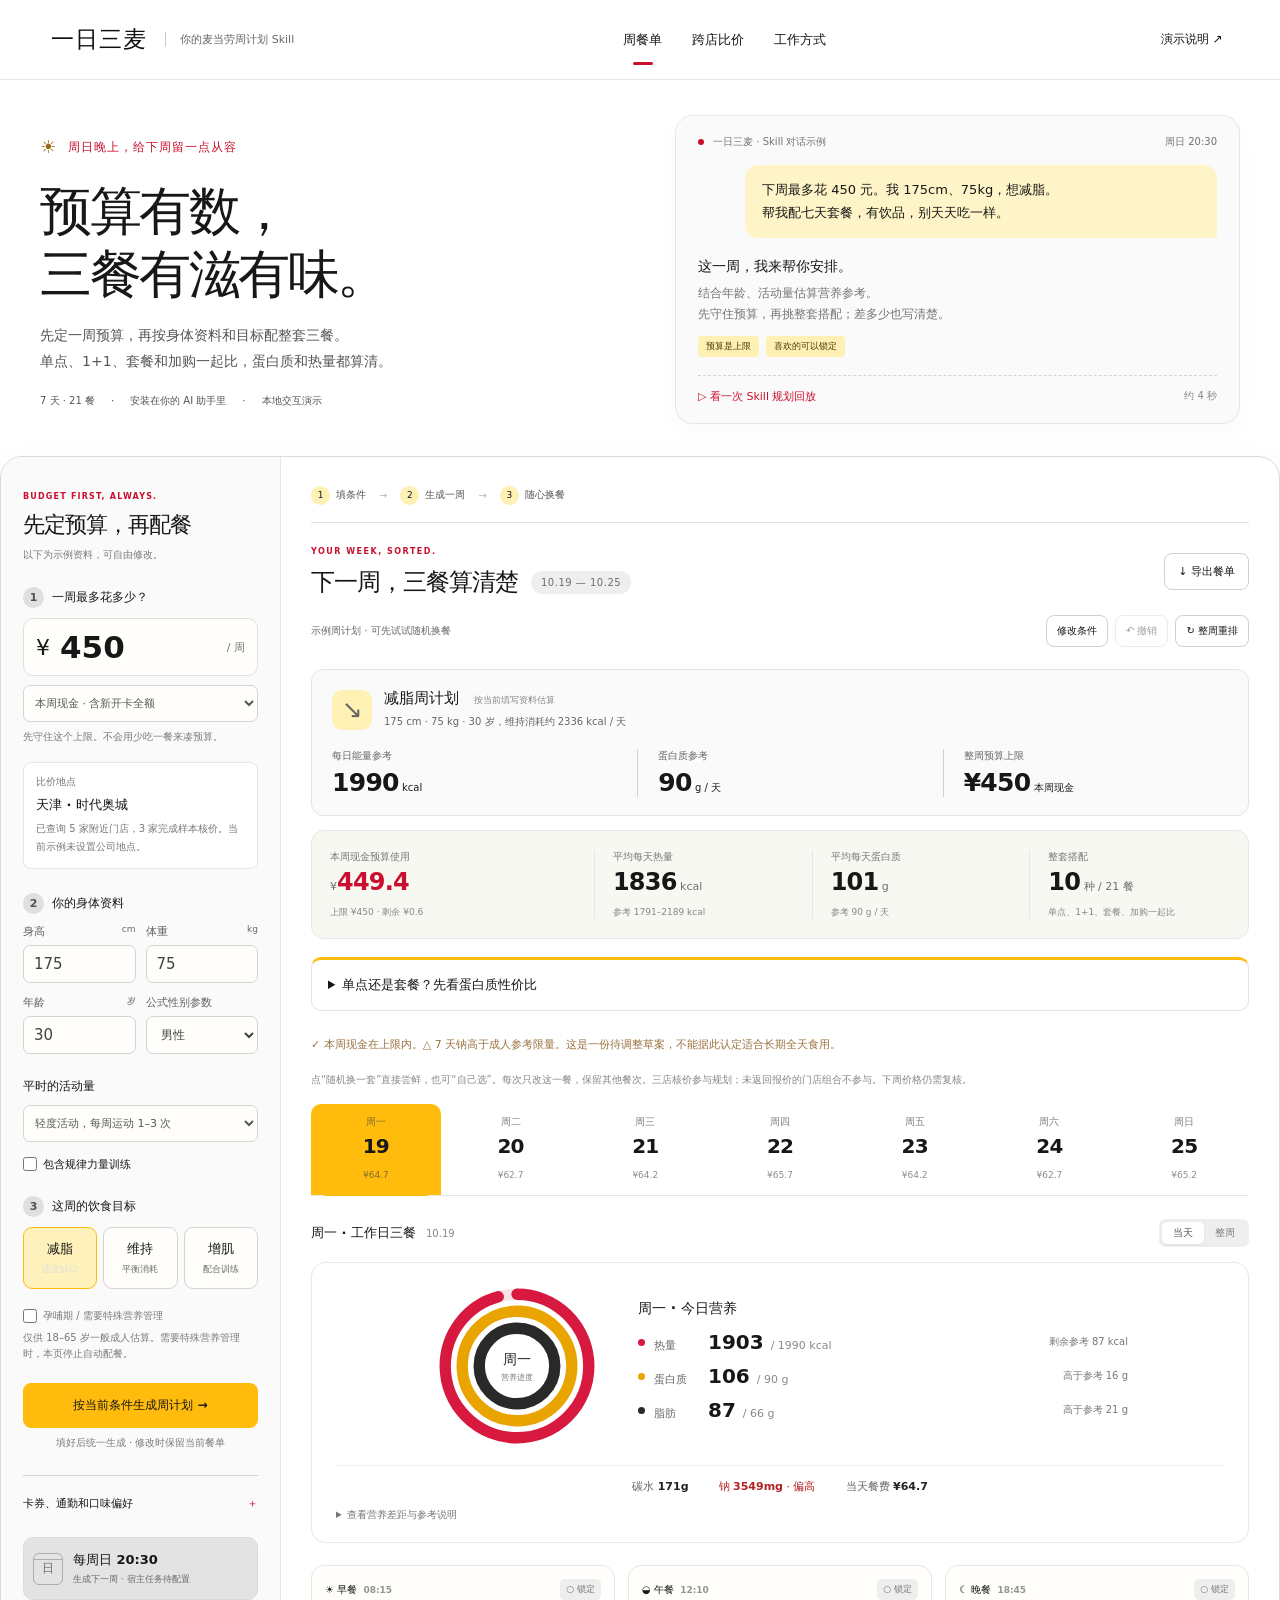
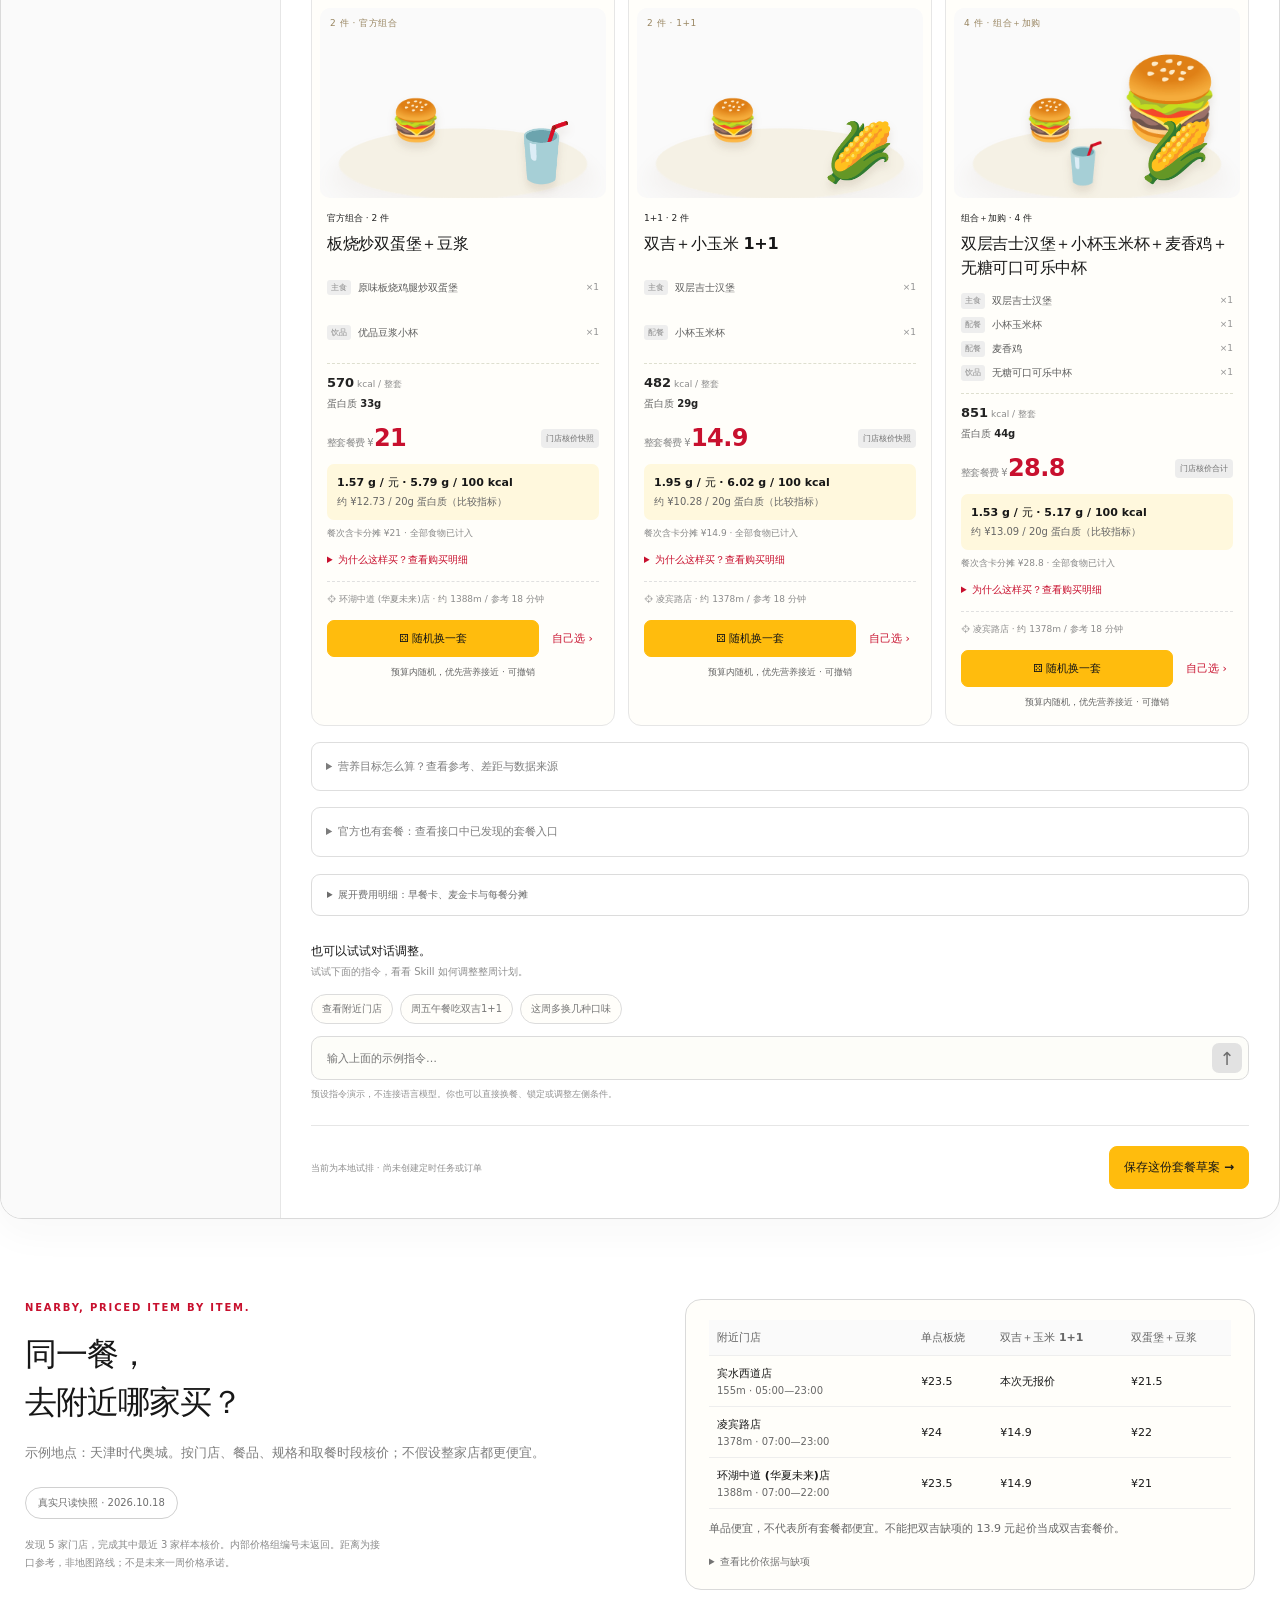
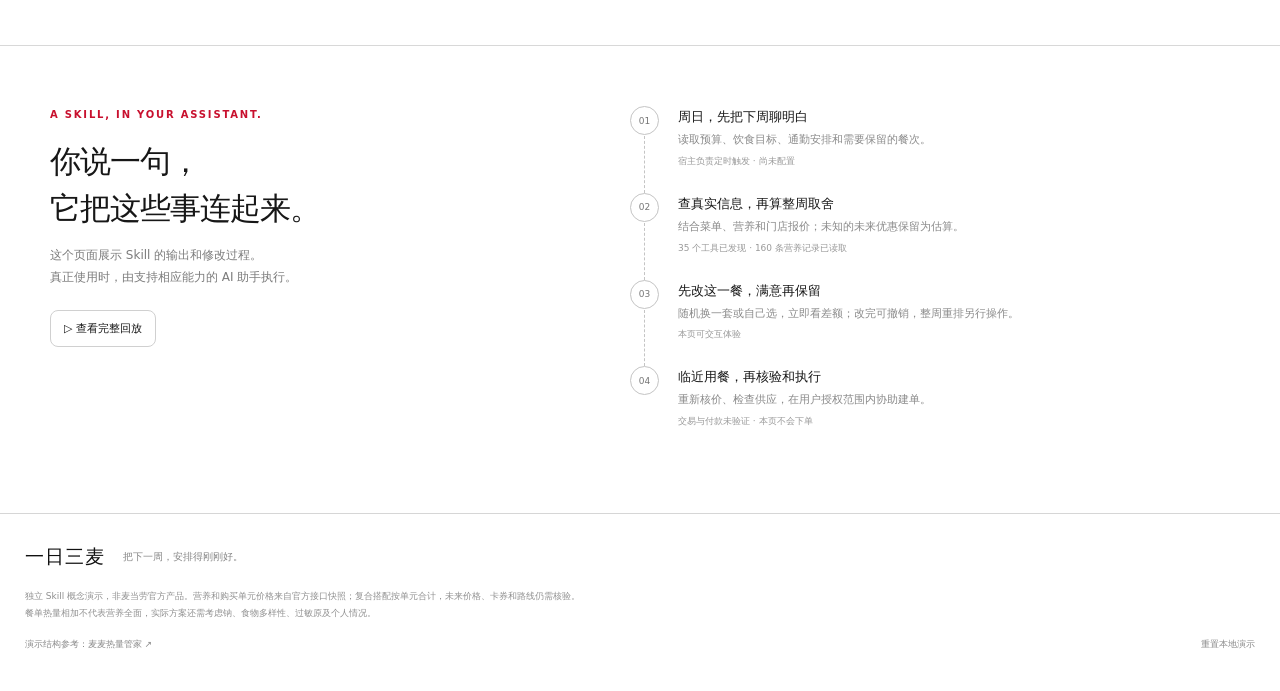
<file: index.html>
<!doctype html>
<html lang="zh-CN">
<head>
  <meta charset="UTF-8"><meta name="viewport" content="width=device-width, initial-scale=1">
  <meta name="theme-color" content="#ffffff"><meta name="description" content="一日三麦 Skill 交互演示：周日排好一周，预算、通勤和口味一起考虑。">
  <title>一日三麦 · 预算内，吃一周好套餐</title>
  <link rel="icon" href="data:,">
  <link rel="stylesheet" href="styles.css"><script defer src="data.js"></script><script defer src="nutrition.js"></script><script defer src="planner.js"></script><script defer src="app.js"></script>
</head>
<body>
  <header class="topbar"><a class="brand" href="#"><b>一日三麦</b><span class="brand-caption">你的麦当劳周计划 Skill</span></a><nav aria-label="页面导航"><a href="#planner" class="current">周餐单</a><a href="#proof">跨店比价</a><a href="#workflow">工作方式</a></nav><button class="quiet" id="about">演示说明 ↗</button></header>
  <main>
    <section class="hero">
      <div><p class="eyebrow"><span class="sun">☀</span> 周日晚上，给下周留一点从容</p><h1>预算有数，<br><span>三餐有滋有味。</span></h1><p class="hero-copy">先定一周预算，再按身体资料和目标配整套三餐。<br>单点、1+1、套餐和加购一起比，蛋白质和热量都算清。</p><div class="hero-labels"><span>7 天 · 21 餐</span><span>安装在你的 AI 助手里</span><span>本地交互演示</span></div></div>
      <div class="conversation"><div class="conversation-top"><span><i class="status-dot"></i> 一日三麦 · Skill 对话示例</span><span>周日 20:30</span></div><div class="user-bubble">下周最多花 450 元。我 175cm、75kg，想减脂。<br>帮我配七天套餐，有饮品，别天天吃一样。</div><div class="ai-reply"><div><b>这一周，我来帮你安排。</b><p>结合年龄、活动量估算营养参考。<br>先守住预算，再挑整套搭配；差多少也写清楚。</p><div class="reply-tags"><span>预算是上限</span><span>喜欢的可以锁定</span></div></div></div><button id="replay" class="replay">▷ 看一次 Skill 规划回放 <span>约 4 秒</span></button></div>
    </section>
    <section class="workbench" id="planner" aria-label="周餐单交互演示">
      <aside class="preferences" id="preferences">
        <div class="sidebar-heading"><span class="eyebrow">BUDGET FIRST, ALWAYS.</span><h2>先定预算，再配餐</h2><p class="field-note">以下为示例资料，可自由修改。</p></div>
        <label class="control-label" for="budget"><span class="step-dot">1</span>一周最多花多少？</label>
        <div class="budget-input"><span>¥</span><input id="budget" type="number" min="100" max="1500" step="0.01" value="450" inputmode="decimal"><span>/ 周</span></div>
        <label class="sr-only" for="budget-basis">预算口径</label><select id="budget-basis"><option value="cash">本周现金 · 含新开卡全额</option><option value="amortized">周折算成本 · 含卡费分摊</option></select><p class="field-note">先守住这个上限。不会用少吃一餐来凑预算。</p>
        <div class="location-context"><span>比价地点</span><b>天津 · 时代奥城</b><p>已查询 5 家附近门店，3 家完成样本核价。当前示例未设置公司地点。</p></div><div class="control-label"><span class="step-dot">2</span>你的身体资料</div>
        <div class="profile-grid"><label>身高 <small>cm</small><input id="height" type="number" min="130" max="220" step="1" value="175"></label><label>体重 <small>kg</small><input id="weight" type="number" min="35" max="200" step="0.1" value="75"></label><label>年龄 <small>岁</small><input id="age" type="number" min="18" max="65" step="1" value="30"></label><label>公式性别参数<select id="sex"><option value="male">男性</option><option value="female">女性</option></select></label></div>
        <label class="control-label" for="activity">平时的活动量</label><select id="activity"><option value="1.2">久坐为主，少运动</option><option value="1.375" selected>轻度活动，每周运动 1–3 次</option><option value="1.55">中度活动，每周运动 3–5 次</option><option value="1.725">较高活动，每周运动 6–7 次</option></select>
        <label class="checkline"><input id="training" type="checkbox"><span>包含规律力量训练</span></label>
        <div class="control-label"><span class="step-dot">3</span>这周的饮食目标</div>
        <div class="goal-grid" role="group" aria-label="饮食目标"><button data-objective="loss" class="active" aria-pressed="true"><b>减脂</b><small>适度缺口</small></button><button data-objective="maintain" aria-pressed="false"><b>维持</b><small>平衡消耗</small></button><button data-objective="gain" aria-pressed="false"><b>增肌</b><small>配合训练</small></button></div>
        <label class="checkline special"><input id="special" type="checkbox"><span>孕哺期 / 需要特殊营养管理</span></label><p class="field-note">仅供 18–65 岁一般成人估算。需要特殊营养管理时，本页停止自动配餐。</p>
        <p id="draft-error" class="draft-error" role="alert" hidden></p><button class="primary wide" id="regenerate">按这些条件生成周计划 →</button><p class="field-note centered">填好后统一生成 · 修改时保留当前餐单</p>
        <details class="advanced"><summary>卡券、通勤和口味偏好 <span>＋</span></summary>
        <div class="control-label">预算内，更看重什么？</div><div class="mode-grid" role="group" aria-label="规划偏好"><button data-mode="balanced" class="active" aria-pressed="true">都兼顾</button><button data-mode="saving" aria-pressed="false">留点余钱</button><button data-mode="speed" aria-pressed="false">少绕路</button><button data-mode="variety" aria-pressed="false">多换口味</button></div>
        <label class="control-label" for="detour">距示例地点的单程步行参考上限</label><select id="detour"><option value="5">5 分钟 · 最近门店</option><option value="10">10 分钟以内</option><option value="20" selected>20 分钟 · 比较三店</option><option value="30">30 分钟以内</option></select><p class="field-note">按接口距离 ÷ 80米/分钟粗估，非地图步行或通勤绕路时间。</p>
        <div class="divider"></div><div class="control-label">卡费预算 <span>权益尚未核验</span></div><div class="card-setting"><b>早餐卡 <small>当前不假定可叠加优惠</small></b><select id="card" aria-label="早餐卡状态"><option value="owned">已有卡 · 本周不再付款</option><option value="none">本周没有早餐卡</option><option value="new">假设本周新开卡</option></select><div class="card-inputs"><label>卡价 ¥<input id="card-price" type="number" min="0" max="300" step="0.1" value="30"></label><label>有效天数<input id="card-days" type="number" min="7" max="366" value="30"></label><label>本周用卡次数<input id="card-uses" type="number" min="0" max="7" value="7"></label></div><small>尚未核验持卡成交价，当前新候选不计卡省钱。</small></div>
        <div class="card-setting"><b>麦金卡 <small>当前不假定可叠加优惠</small></b><select id="gold" aria-label="麦金卡状态"><option value="none">本周没有麦金卡</option><option value="owned">已有卡 · 本周不再付款</option><option value="new">假设本周新开卡</option></select><div class="card-inputs"><label>卡价 ¥<input id="gold-price" type="number" min="0" max="300" step="0.1" value="19"></label><label>有效天数<input id="gold-days" type="number" min="7" max="366" value="30"></label><label>本周使用上限<input id="gold-uses" type="number" min="0" max="14" value="14"></label></div><small>不把购卡条件价当作普通售价，当前新候选不计卡省钱。</small></div>
        <label class="checkline"><input id="coupons" type="checkbox" checked><span>旧版示例券 · 不适用于新核价餐单</span></label><p class="field-note">卡价和有效期为用户输入假设。新候选使用未带卡核价，不虚减卡券折扣；卡费仍计入预算，未确认权益不推荐购卡。</p>
        <label class="checkline"><input id="home-wednesday" type="checkbox" disabled><span>公司地点尚未设置</span></label>
<div class="sample-location"><span>⌂</span><p>天津时代奥城 → 周边门店<br><small>地点真实查询，时间仅作距离换算</small></p></div>
        </details>
        <div class="schedule"><span class="schedule-icon">日</span><div><b>每周日 20:30</b><small>生成下一周 · 宿主任务待配置</small></div></div>
      </aside>
      <div class="plan-area"><div class="flow-steps" aria-label="使用步骤"><span><i>1</i> 填条件</span><b>→</b><span><i>2</i> 生成一周</span><b>→</b><span><i>3</i> 随心换餐</span></div>
        <div class="plan-heading"><div><p class="eyebrow">YOUR WEEK, SORTED.</p><h2><span id="plan-title">下一周，三餐算清楚</span><span class="week-badge">10.19 — 10.25</span></h2></div><button class="outlined" id="export">↓ 导出餐单</button></div>
        <div class="plan-toolbar"><span id="save-state" class="save-state">示例周计划</span><div><button class="outlined" id="edit-conditions">修改条件</button><button class="outlined" id="undo" disabled>↶ 撤销</button><button class="outlined" id="reroll-week">↻ 整周重排</button></div></div><div class="pending-banner" id="pending-banner" hidden><div><b>条件已修改，餐单还没更新</b><p id="pending-copy"></p></div><div><button class="primary" id="apply-settings">应用并重新生成</button><button class="quiet" id="discard-settings">放弃修改</button></div></div><div id="target-summary" class="target-summary"></div>
        <div class="metrics" id="metrics"></div>
        <details class="value-comparison"><summary>单点还是套餐？先看蛋白质性价比</summary><p class="value-source">同一份食物逐店比较：天津时代奥城周边 · 10月18日核价，早餐预约10月19日。每元蛋白质越高越划算；每100千卡蛋白质越高，蛋白质密度越高。它们都不代表一餐营养完整。</p><div class="value-controls"><label>门店 <select id="value-store"><option value="eligible">当前距离范围内最低价</option></select></label><label>范围 <select id="value-type"><option value="all">全部</option><option value="正餐">午晚餐</option><option value="早餐">早餐</option></select></label><label>比较方式 <select id="value-sort"><option value="unit">单点与基础组合</option><option value="value">蛋白质 / 元</option><option value="density">蛋白质 / 100千卡</option><option value="price">价格从低到高</option></select></label></div><div id="value-table" class="value-table-wrap"></div><p class="value-source">只比较已核价且能精确对应营养的候选。营养记录或完整门店报价缺失的套餐不参与排名。复合加购为核价单元相加，整单及未来售价待复核。</p></details><div class="plan-status" id="plan-status" role="status"></div>
        <div id="empty-state" class="empty-state" hidden></div>
        <p class="set-note">点“随机换一套”直接尝鲜，也可“自己选”。每次只改这一餐，保留其他餐次。三店核价参与规划；未返回报价的门店组合不参与。下周价格仍需复核。</p>
        <div id="change-feedback" class="change-feedback" role="status" hidden></div><div class="day-tabs" id="day-tabs" role="tablist" aria-label="选择日期"></div>
        <div class="day-heading"><h3 id="day-title"></h3><div class="view-switch" role="group" aria-label="餐单视图"><button id="daily-view" class="active" aria-pressed="true">当天</button><button id="week-view" aria-pressed="false">整周</button></div></div>
        <div id="day-summary" class="day-summary"></div>
        <div id="meal-cards" class="meal-grid" role="tabpanel"></div>
        <div id="week-grid" class="week-grid" hidden></div>
        <details class="methodology"><summary>营养目标怎么算？查看参考、差距与数据来源</summary><div id="method-content"></div></details>
        <details class="official-catalog"><summary>官方也有套餐：查看接口中已发现的套餐入口</summary><div id="official-sets"></div><p>以上名称、图片、商品编码来自真实门店菜单快照。1+1 和部分早餐、板烧套餐已逐项核验选项并核价，参与上方比较。带卡条件价、未对应营养的套餐仍不参与规划。</p></details>
        <details class="benefit-comparison"><summary>展开费用明细：早餐卡、麦金卡与每餐分摊</summary><div id="card-summary" class="card-summary"></div><div id="card-comparison"></div><p>同一餐单的持卡假设对比，保留各自卡费；实际组合和开卡决策需读取购买页与核价。本页不会购卡。</p><p>咖啡权益、积分兑换券、其他活动券：实际规则和余额未读取，暂不计省钱额。储值余额是付款来源，不当作折扣。</p></details>
        <div class="assistant-bar"><div><b>也可以试试对话调整。</b><p>试试下面的指令，看看 Skill 如何调整整周计划。</p></div></div><div class="prompt-chips"><button data-prompt="查看附近门店">查看附近门店</button><button data-prompt="周五午餐吃双吉1+1">周五午餐吃双吉1+1</button><button data-prompt="这周多换几种口味">这周多换几种口味</button></div><form id="prompt-form" class="prompt-form"><input id="prompt" aria-label="预设指令演示" placeholder="输入上面的示例指令…" autocomplete="off"><button aria-label="发送演示指令">↑</button></form><p id="prompt-response" class="prompt-response" aria-live="polite">预设指令演示，不连接语言模型。你也可以直接换餐、锁定或调整左侧条件。</p>
        <div class="plan-footer"><span>当前为本地试排 · 尚未创建定时任务或订单</span><button class="primary" id="save">保存这份套餐草案 →</button></div>
      </div>
    </section>
    <section class="evidence-section" id="proof"><div class="section-intro"><p class="eyebrow">NEARBY, PRICED ITEM BY ITEM.</p><h2>同一餐，<br>去附近哪家买？</h2><p>示例地点：天津时代奥城。按门店、餐品、规格和取餐时段核价；不假设整家店都更便宜。</p><span class="snapshot-badge">真实只读快照 · 2026.10.18</span><p class="small-note">发现 5 家门店，完成其中最近 3 家样本核价。内部价格组编号未返回。距离为接口参考，非地图路线；不是未来一周价格承诺。</p></div><div class="quote-panel"><div id="store-comparison"></div><details class="technical"><summary>查看比价依据与缺项</summary><p>query-nearby-stores → 各店 query-meals / query-meal-detail → calculate-price。价格单位为分。无报价不会按零元处理，也不会直接套用其他门店价格。</p><p>宾水西道店本次 1+1 选项未返回双吉、麦香鱼、麦香鸡；这只代表该次菜单结果，不能推断永久缺货。未来餐次需复核。公司地点、上下班时间和真实导航路线尚未录入。</p></details></div></section>
    <section class="workflow-section" id="workflow"><div><p class="eyebrow">A SKILL, IN YOUR ASSISTANT.</p><h2>你说一句，<br>它把这些事连起来。</h2><p>这个页面展示 Skill 的输出和修改过程。<br>真正使用时，由支持相应能力的 AI 助手执行。</p><button class="outlined" id="workflow-replay">▷ 查看完整回放</button></div><ol class="workflow"><li><span>01</span><div><b>周日，先把下周聊明白</b><p>读取预算、饮食目标、通勤安排和需要保留的餐次。</p><small>宿主负责定时触发 · 尚未配置</small></div></li><li><span>02</span><div><b>查真实信息，再算整周取舍</b><p>结合菜单、营养和门店报价；未知的未来优惠保留为估算。</p><small>35 个工具已发现 · 160 条营养记录已读取</small></div></li><li><span>03</span><div><b>先改这一餐，满意再保留</b><p>随机换一套或自己选，立即看差额；改完可撤销，整周重排另行操作。</p><small>本页可交互体验</small></div></li><li><span>04</span><div><b>临近用餐，再核验和执行</b><p>重新核价、检查供应，在用户授权范围内协助建单。</p><small>交易与付款未验证 · 本页不会下单</small></div></li></ol></section>
    <footer><div class="brand"><b>一日三麦</b><span>把下一周，安排得刚刚好。</span></div><p>独立 Skill 概念演示，非麦当劳官方产品。营养和购买单元价格来自官方接口快照；复合搭配按单元合计，未来价格、卡券和路线仍需核验。<br>餐单热量相加不代表营养全面，实际方案还需考虑钠、食物多样性、过敏原及个人情况。</p><div class="footer-links"><a href="https://github.com/WilderNoTrack/mcd-calorie-butler" target="_blank" rel="noreferrer">演示结构参考：麦麦热量管家 ↗</a><button id="reset" class="text-button">重置本地演示</button></div></footer>
  </main>
  <dialog id="swap-dialog" class="swap-dialog"><div class="dialog-top"><div><p class="eyebrow">A LITTLE CHANGE.</p><h2 id="swap-title">这一餐，换个口味</h2></div><button class="icon-button close-dialog" aria-label="关闭换餐">×</button></div><p class="dialog-copy">只替换这一餐，其他 20 餐保持不变。先看费用和营养变化，再应用；喜欢的套餐可另行锁定。</p><div class="swap-tools"><span id="swap-count"></span><label>排序 <select id="swap-sort"><option value="similar">营养接近</option><option value="price">更省钱</option><option value="protein">蛋白质更多</option><option value="value">蛋白质 / 元更高</option><option value="density">蛋白质 / 热量更高</option></select></label></div><div id="swap-options"></div><div id="swap-impact" class="swap-impact" aria-live="polite"></div><div class="dialog-actions"><button class="outlined close-dialog">先不换</button><button class="primary" id="apply-swap" disabled>就换这一份 →</button></div></dialog>
  <dialog id="info-dialog"><div class="dialog-top"><h2 id="info-title">演示说明</h2><button class="icon-button close-dialog" aria-label="关闭说明">×</button></div><div id="info-content"></div><button class="primary close-dialog wide">知道了</button></dialog>
  <dialog id="trace-dialog"><div class="dialog-top"><div><p class="eyebrow">SKILL REPLAY</p><h2>从一句话，到一周餐单</h2></div><button class="icon-button close-dialog" aria-label="关闭回放">×</button></div><p class="dialog-copy">已采集数据的演示回放，不会实时调用接口。</p><ol id="trace-steps" class="trace-steps"></ol><button class="primary close-dialog wide">查看周餐单 →</button></dialog>
  <div id="toast" class="toast" role="status"></div>
</body>
</html>
</file>
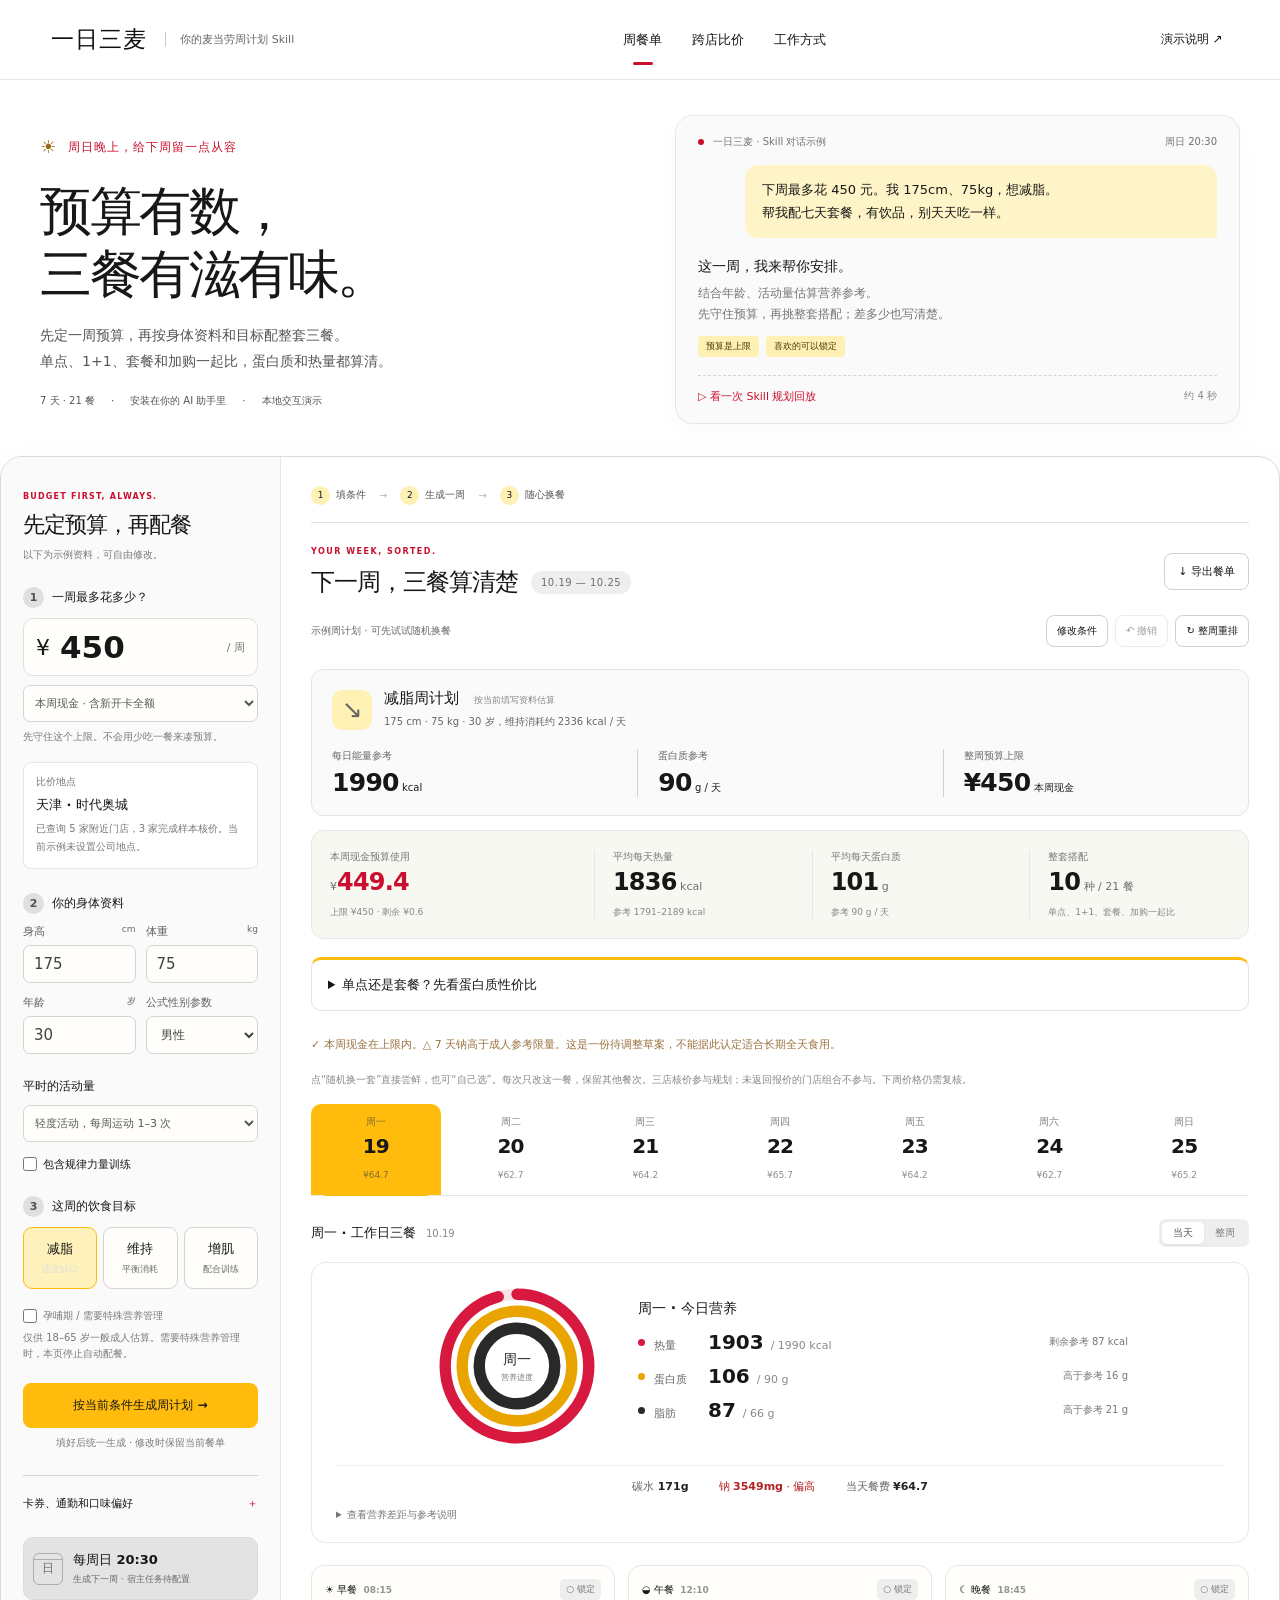
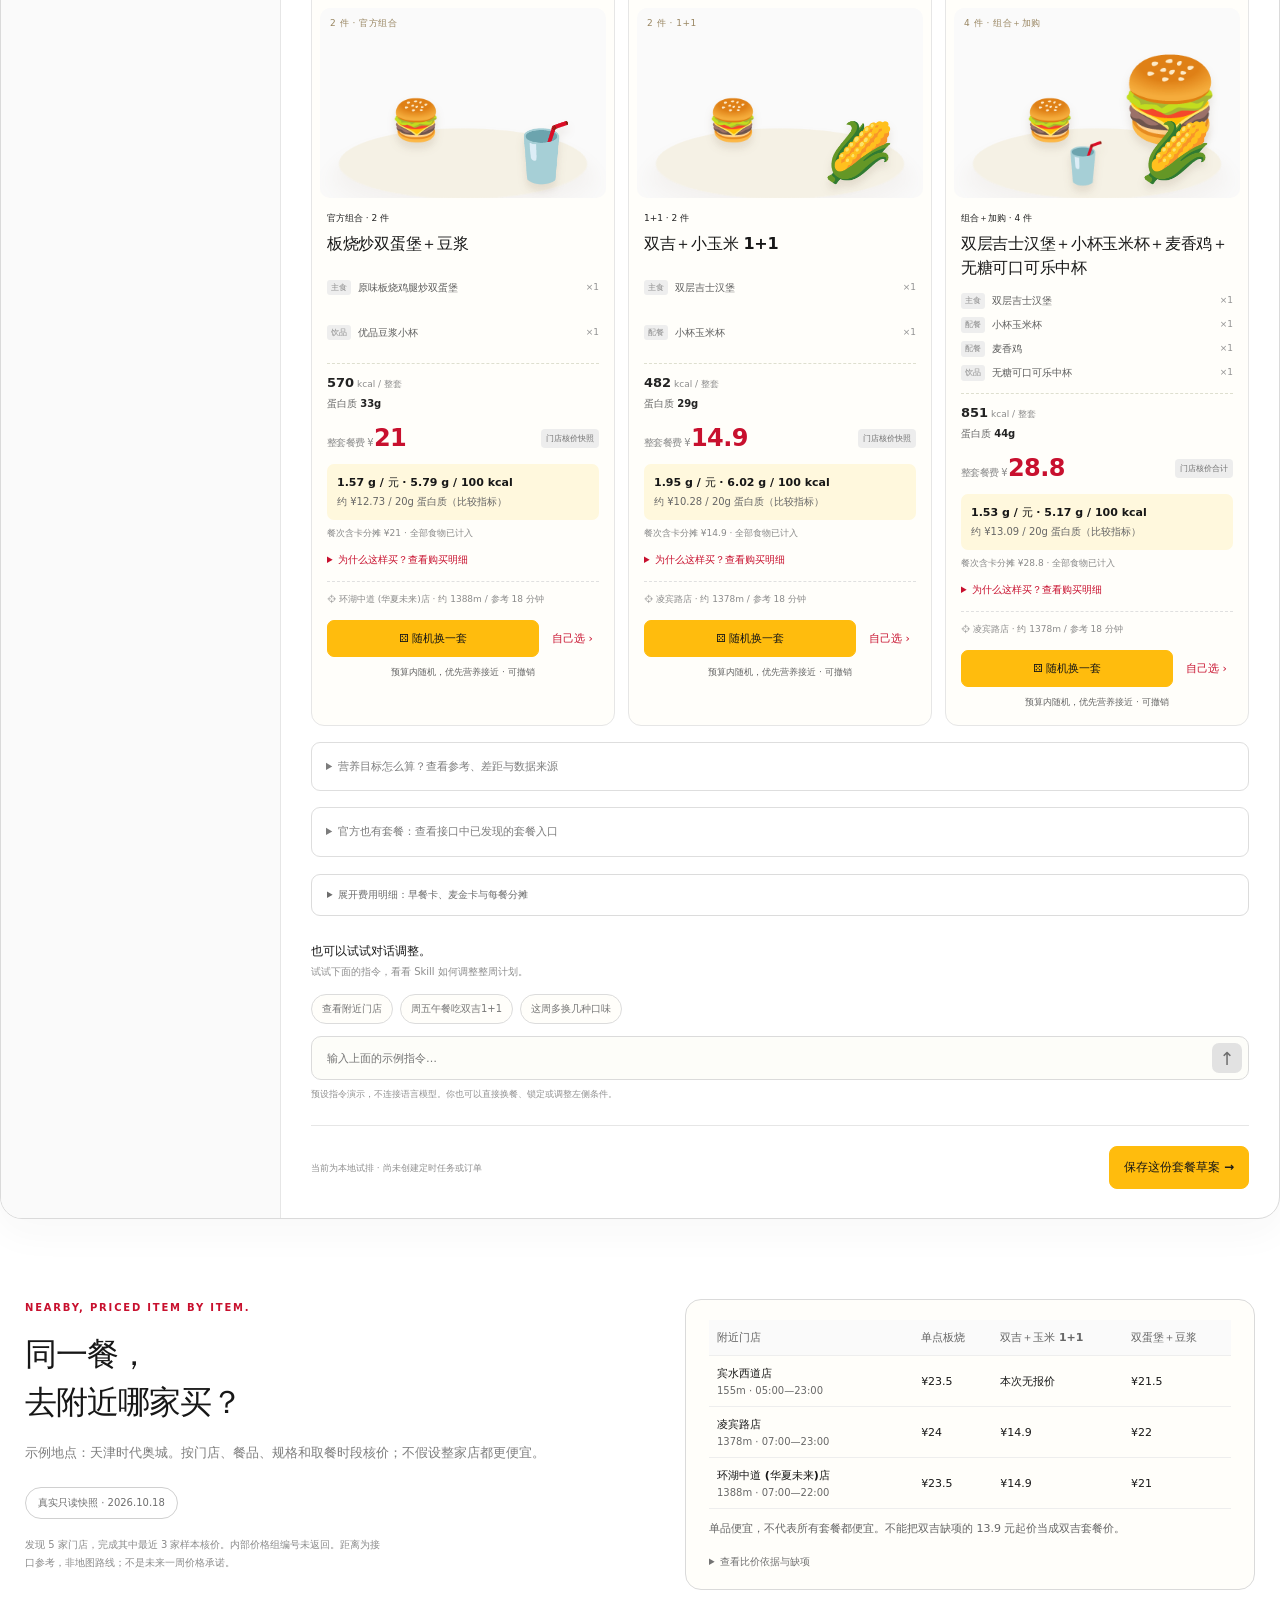
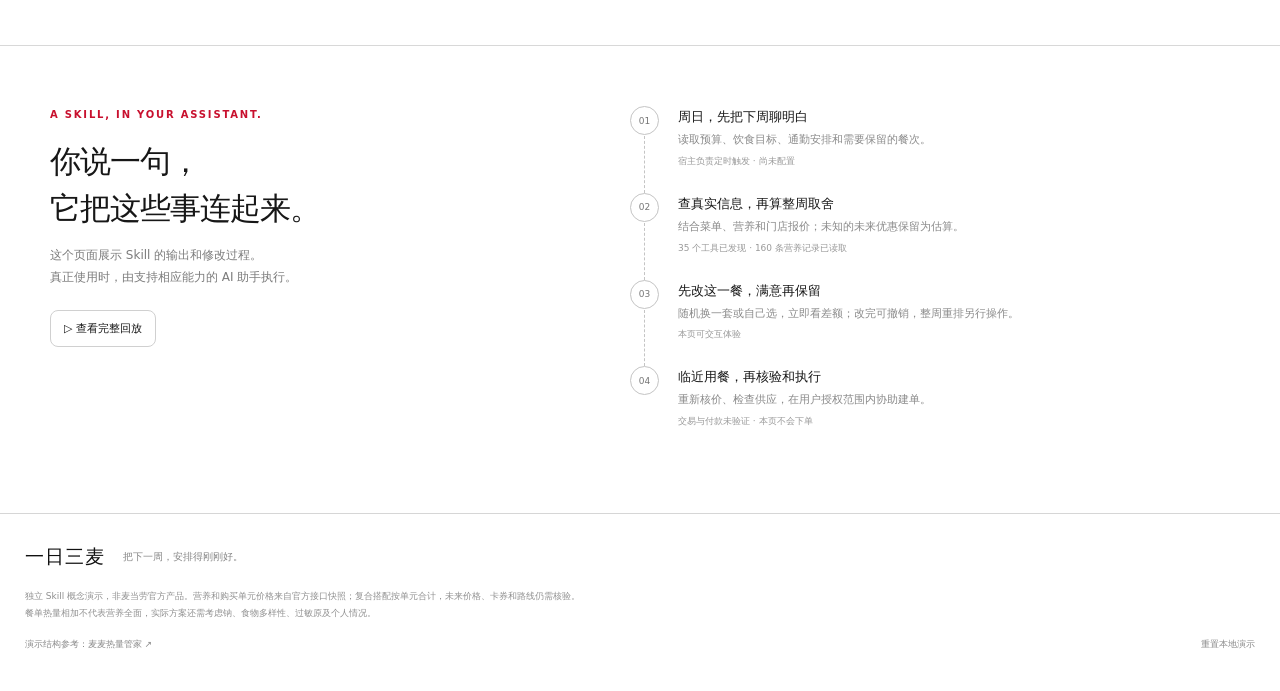
<file: 一日三麦-交互演示.html>
<!doctype html>
<html lang="zh-CN">
<head>
  <meta charset="UTF-8"><meta name="viewport" content="width=device-width, initial-scale=1">
  <meta name="theme-color" content="#ffffff"><meta name="description" content="一日三麦 Skill 交互演示：周日排好一周，预算、通勤和口味一起考虑。">
  <title>一日三麦 · 预算内，吃一周好套餐</title>
  <link rel="icon" href="data:,">
  <style>
@charset "UTF-8";
:root{--paper:#f4f1e9;--white:#fffefa;--ink:#282828;--muted:#74766c;--line:#e2e2d8;--yellow:#ffce43;--green:#525252;--red:#a54332;--soft:#ececec;--radius:18px;font-family:Inter,"PingFang SC","Microsoft YaHei",system-ui,sans-serif;color:var(--ink);background:var(--paper);font-synthesis:none}
*{box-sizing:border-box}html{scroll-behavior:smooth;scroll-padding-top:85px}body{margin:0}button,input,select{font:inherit}button,a,input,select{-webkit-tap-highlight-color:transparent}button{cursor:pointer;color:inherit}button:disabled{cursor:not-allowed;opacity:.5}a{color:inherit;text-decoration:none}button:focus-visible,a:focus-visible,input:focus-visible,select:focus-visible,summary:focus-visible{outline:3px solid #909090;outline-offset:3px}button{transition:background .18s,transform .18s}button:not(:disabled):active{transform:translateY(1px)}button:hover:not(:disabled){filter:brightness(.98)}[hidden]{display:none!important}p{line-height:1.8}h1,h2,h3,p{margin:0}h2{letter-spacing:-1px}small{font-size:11px;color:var(--muted)}.topbar{height:80px;padding:0 max(4vw,24px);display:flex;align-items:center;justify-content:space-between;border-bottom:1px solid var(--line);background:var(--paper);gap:24px}.brand{display:flex;align-items:center;gap:10px;white-space:nowrap}.brand b{font-size:22px;letter-spacing:-1px}.brand-mark{display:grid;gap:4px;width:34px;height:38px;background:var(--yellow);border-radius:9px;padding:10px 8px;transform:rotate(-4deg)}.brand-mark i{height:3px;border-radius:1px;background:var(--ink)}.brand-caption{font-size:11px;color:var(--muted);padding-left:14px;border-left:1px solid #c8c8c8;margin-left:6px}.topbar nav{display:flex;gap:30px;font-size:13px}.topbar nav a{position:relative;padding:30px 0}.topbar .current:after{content:"";height:3px;width:20px;position:absolute;bottom:14px;left:calc(50% - 10px);background:var(--red);border-radius:4px}.quiet{border:0;background:transparent;font-size:12px}.hero{max-width:1360px;margin:auto;padding:48px 40px 42px;display:grid;grid-template-columns:1fr 1fr;gap:70px;align-items:center}.eyebrow{font-size:10px;font-weight:650;letter-spacing:1.8px;color:var(--red)}.hero .eyebrow{font-size:12px;letter-spacing:1px}.sun{color:#9b6a12;font-size:18px;vertical-align:middle;margin-right:6px}h1{font-size:52px;line-height:1.23;letter-spacing:-2.5px;font-weight:750;margin:16px 0}h1>span{color:var(--red);position:relative}h1>span:after{content:"";position:absolute;bottom:0;left:0;width:100%;height:10px;background:var(--yellow);z-index:-1;transform:rotate(-1deg)}.hero-copy{font-size:14px;color:#666666;line-height:1.8}.hero-labels{display:flex;gap:16px;margin-top:20px;font-size:10px;color:#696969}.hero-labels span+span:before{content:"·";margin-right:16px}.conversation{border:1px solid #deded2;border-radius:var(--radius);background:#faf9f3;padding:19px 22px;box-shadow:0 12px 30px #33333310;position:relative;transform:rotate(.6deg)}.conversation-top{display:flex;justify-content:space-between;font-size:10px;color:#727272;margin-bottom:16px}.status-dot{display:inline-block;width:6px;height:6px;background:#676767;border-radius:50%;margin-right:6px}.user-bubble{background:#e9eadd;padding:13px 17px;border-radius:13px 13px 3px 13px;margin-left:47px;font-size:13px;line-height:1.8}.ai-reply{display:flex;gap:12px;margin-top:20px;font-size:12px}.mini-mark{display:inline-flex;align-items:center;justify-content:center;flex:0 0 29px;width:29px;height:29px;border-radius:9px;background:var(--yellow);color:#333333;font-weight:800;font-size:17px}.ai-reply b{font-size:14px}.ai-reply p{color:#747474;margin-top:7px;font-size:12px}.reply-tags{display:flex;gap:7px;margin-top:10px}.reply-tags span{font-size:9px;color:#585858;background:#e9e9e9;padding:4px 8px;border-radius:4px}.replay{display:flex;justify-content:space-between;width:100%;padding:13px 0 0;border:0;border-top:1px dashed #d4d4d4;margin-top:18px;background:transparent;font-size:11px;color:var(--red)}.replay span{color:#888888;font-size:10px}.workbench{max-width:1360px;margin:0 auto;background:var(--white);border:1px solid #dadada;border-radius:22px;display:grid;grid-template-columns:250px 1fr;overflow:hidden;box-shadow:0 12px 40px #3333330a}.preferences{background:#eeeeee;padding:29px 22px;border-right:1px solid var(--line)}.sidebar-heading h2{font-size:22px;margin-top:7px}.sidebar-heading .eyebrow{font-size:8px;letter-spacing:1.2px}.schedule{display:flex;gap:10px;align-items:center;background:#e3e3e3;border:1px solid #dadada;border-radius:10px;padding:13px 9px;margin:22px 0 25px}.schedule-icon{width:30px;height:32px;border:1px solid #aeaeae;border-radius:6px;display:grid;place-items:center;font-size:12px;color:#6e6e6e;position:relative}.schedule-icon:before{content:"";position:absolute;top:5px;left:0;width:100%;border-top:1px solid #aeaeae}.schedule b{display:block;font-size:13px}.schedule small{display:block;font-size:9px;margin-top:4px;white-space:nowrap}.control-label{display:flex;justify-content:space-between;align-items:center;gap:8px;font-size:11px;font-weight:600;margin-top:22px;margin-bottom:10px}.control-label strong{font-size:20px;font-weight:650}.control-label>span{font-size:9px;font-weight:400;color:#767676}.range-labels{display:flex;justify-content:space-between;color:#929292;font-size:9px;margin-top:4px}input[type=range]{width:100%;margin:0;accent-color:#606060;cursor:pointer;height:15px}.number-field{display:flex;align-items:center;background:#fffefa;border:1px solid #d4d4d4;border-radius:8px;padding:9px 12px}.number-field input{border:0;background:transparent;width:100%;font-size:17px;min-width:0;outline:0}.number-field>span{font-size:11px;color:#7c7c7c}.field-note{font-size:10px;color:#7a7a7a;margin-top:7px;line-height:1.65}.mode-grid{display:grid;grid-template-columns:1fr 1fr;gap:6px}.mode-grid button{padding:10px 4px;font-size:11px;border:1px solid #dadada;border-radius:7px;background:#f7f7f7}.mode-grid button.active{background:var(--red);color:white;border-color:var(--red)}select{border:1px solid #d4d4d4;border-radius:7px;background:#fffefa;padding:10px 7px;width:100%;font-size:11px;color:#585858;cursor:pointer}.divider{border-top:1px dashed #cecece;margin-top:25px}.checkline{font-size:11px;display:flex;align-items:center;gap:6px;margin-top:15px;cursor:pointer}.checkline input{accent-color:var(--red);width:14px;height:14px;margin:0}.primary{border:1px solid var(--red);border-radius:8px;background:var(--red);color:#fffefa;padding:13px 18px;font-size:12px;font-weight:550}.wide{width:100%}.preferences .primary{margin-top:26px}.centered{text-align:center}.sample-location{border-top:1px solid #d7d7d7;padding-top:20px;margin-top:25px;display:flex;gap:10px;align-items:center;color:#6e6e6e}.sample-location>span{font-size:30px;font-weight:300}.sample-location p{font-size:10px}.sample-location small{font-size:9px}.plan-area{padding:29px 30px}.plan-heading{display:flex;align-items:center;justify-content:space-between;gap:15px}.plan-heading .eyebrow{font-size:8px;letter-spacing:1.5px}.plan-heading h2{font-size:24px;margin-top:7px;display:flex;align-items:center;gap:13px}.week-badge{font-size:10px;font-weight:450;letter-spacing:.5px;background:#eeeeee;padding:6px 10px;border-radius:20px;color:#6d6d6d}.outlined{background:transparent;border:1px solid #d0d0d0;border-radius:8px;padding:10px 13px;font-size:11px}.metrics{display:grid;grid-template-columns:1.3fr 1fr 1fr 1fr;margin-top:24px;background:#f8f8f2;border:1px solid var(--line);border-radius:13px;padding:19px 0}.metric{padding:0 18px;border-right:1px solid var(--line)}.metric:last-child{border:0}.metric-label{font-size:10px;color:#767676;display:block}.metric-value{display:block;font-size:25px;letter-spacing:-.8px;line-height:1.5;font-weight:650;white-space:nowrap}.metric-value small{font-size:11px;font-weight:400;letter-spacing:0;color:#6d6d6d}.metric-foot{font-size:9px;color:#868686}.budget-metric .metric-value{color:var(--red)}.plan-status{font-size:10px;color:#767676;line-height:1.7;min-height:33px;display:flex;align-items:center;gap:6px;margin-top:6px}.plan-status.warning{color:var(--red)}.day-tabs{display:grid;grid-template-columns:repeat(7,1fr);border-bottom:1px solid var(--line);gap:5px;margin-top:6px}.day-tab{border:0;background:transparent;padding:11px 4px 13px;border-radius:10px 10px 0 0;position:relative}.day-tab .weekday{display:block;font-size:10px;color:#7e7e7e}.day-tab .date{display:block;font-size:20px;font-weight:550;line-height:1.7;letter-spacing:-.8px}.day-tab .daily-price{font-size:9px;color:#8c8c8c}.day-tab.active{background:#fff1be}.day-tab.active:after{content:"";position:absolute;bottom:-1px;left:10%;width:80%;height:3px;border-radius:3px;background:var(--yellow)}.day-tab.active .weekday,.day-tab.active .daily-price{color:#806c33}.day-heading{display:flex;align-items:center;justify-content:space-between;margin:23px 0 15px}.day-heading h3{font-size:13px;font-weight:550}.day-heading h3 span{font-size:10px;color:#868686;font-weight:400;margin-left:10px}.view-switch{display:flex;background:#eeeeee;padding:3px;border-radius:7px}.view-switch button{border:0;background:transparent;font-size:10px;padding:4px 11px;color:#7c7c7c;border-radius:5px}.view-switch .active{background:white;color:#545454;box-shadow:0 1px 3px #26262615}.meal-grid{display:grid;grid-template-columns:repeat(3,minmax(0,1fr));gap:13px}.meal-card{border:1px solid var(--line);border-radius:13px;overflow:hidden;background:#fffefa;position:relative}.meal-card.locked{border-color:#afafaf}.meal-card-top{display:flex;align-items:center;justify-content:space-between;padding:13px 13px 0;font-size:10px}.meal-card-top .meal-label{font-weight:600}.meal-card-top time{margin-left:6px;color:#949494;font-size:9px}.lock-button{border:0;background:#eeeeee;color:#777777;padding:4px 6px;border-radius:5px;font-size:9px;white-space:nowrap}.lock-button[aria-pressed=true]{background:#e2e2e2;color:#505050}.food-stage{height:128px;display:grid;place-items:center;position:relative;margin:4px 13px 0;background:radial-gradient(ellipse at 50% 65%,#f3eacb 0,transparent 65%)}.food-stage:after{content:"";position:absolute;bottom:14px;width:115px;height:7px;box-shadow:0 3px 8px #61492222;border-radius:50%}.food-stage img{width:166px;height:128px;object-fit:contain;z-index:1;max-width:100%;filter:drop-shadow(0 8px 4px #57401c10)}.food-fallback{width:80px;height:60px;border-radius:35px 35px 20px 20px;border:8px solid #c18a4e;background:#e9bb57;color:#4e4e4e;display:grid;place-items:center;font-size:22px}.meal-info{padding:4px 14px 13px}.meal-info h4{font-size:14px;letter-spacing:-.3px;margin:0 0 7px;line-height:1.4;font-weight:650}.meal-items{font-size:9px;color:#888888;min-height:28px;line-height:1.6}.nutrition-line{display:flex;gap:7px;margin-top:8px;font-size:9px;color:#7d7d7d}.nutrition-line b{font-weight:500;color:#5a5a5a}.meal-price{display:flex;justify-content:space-between;align-items:center;margin-top:14px}.meal-price strong{font-size:20px;font-weight:650;letter-spacing:-.6px}.meal-price strong small{font-size:9px;margin-right:1px;font-weight:400}.discount-tag{font-size:8px;background:#ededed;color:#707070;border-radius:4px;padding:4px 5px}.meal-route{border-top:1px dashed #e0e0e0;margin-top:12px;padding-top:9px;color:#8a8a8a;font-size:9px;line-height:1.8}.meal-route span{color:#616161}.swap-button{display:block;width:100%;margin-top:10px;padding:8px;background:#f8f8f8;border:1px solid #dedede;border-radius:6px;font-size:10px;color:#676767}.day-summary{display:grid;grid-template-columns:1.4fr 1fr;gap:22px;padding:18px;background:#f2f2f2;border-radius:10px;margin-top:15px}.energy-title{display:flex;justify-content:space-between;font-size:10px;color:#7c7c7c;gap:12px}.energy-title b{color:#565656;font-size:13px}.energy-title b small{font-size:8px}.energy-bar{height:6px;background:#e0e0e0;border-radius:3px;margin:10px 0 6px;overflow:hidden}.energy-bar>span{height:100%;display:block;background:#8c8c8c;border-radius:3px}.energy-note{font-size:9px;color:#8a8a8a}.day-facts{display:flex;justify-content:space-around;align-items:center;border-left:1px solid #dcdcdc;padding-left:15px}.day-facts b{display:block;font-size:17px;font-weight:500;color:#5d5d5d}.day-facts small{display:block;font-size:8px;margin-top:3px}.assistant-bar{display:flex;gap:10px;margin-top:24px;align-items:center}.assistant-bar b{font-size:12px;font-weight:550}.assistant-bar p{font-size:10px;color:#8e8e8e;margin-top:3px}.prompt-chips{display:flex;gap:7px;flex-wrap:wrap;margin-top:13px}.prompt-chips button{font-size:10px;border:1px solid #dcdcdc;border-radius:20px;padding:7px 10px;background:#fffefa;color:#767676}.prompt-form{border:1px solid #dbdbdb;background:#fdfdf9;border-radius:10px;padding:6px;display:flex;margin-top:12px;gap:8px}.prompt-form input{border:0;outline:0;background:transparent;min-width:0;width:100%;padding:4px 9px;font-size:11px}.prompt-form button{border:0;background:#e2e2e2;color:#6c6c6c;font-size:18px;flex:0 0 30px;height:30px;border-radius:7px}.prompt-response{font-size:9px;color:#929292;margin-top:6px;min-height:17px}.plan-footer{display:flex;align-items:center;justify-content:space-between;gap:15px;border-top:1px solid var(--line);padding-top:20px;margin-top:22px}.plan-footer>span{font-size:9px;color:#8e8e8e}.plan-footer .primary{padding:12px 14px;font-size:10px}.evidence-section{max-width:1280px;margin:65px auto 0;padding:15px 25px 55px;display:grid;grid-template-columns:1fr 1fr;gap:90px;border-bottom:1px solid #d8d8d8}.section-intro h2{font-size:32px;line-height:1.5;margin:13px 0 15px}.section-intro>p:not(.eyebrow){font-size:13px;color:#7e7e7e}.snapshot-badge{display:inline-block;font-size:10px;padding:8px 12px;border:1px solid #d0d0d0;border-radius:20px;color:#6e6e6e;margin-top:22px}.section-intro .small-note{font-size:10px!important;color:#8b8b8b!important;max-width:360px;margin-top:17px;line-height:1.8}.quote-panel{background:#fffefa;border:1px solid #dadada;border-radius:16px;padding:20px 23px;align-self:center}.quote-header{display:flex;justify-content:space-between;font-size:11px;padding-bottom:13px;border-bottom:1px solid var(--line)}.quote-header>span:last-child{font-size:9px;color:#8b8b8b}.quote-row{display:flex;justify-content:space-between;align-items:center;padding:13px 0;border-bottom:1px solid #eeeee4;font-size:12px}.quote-row small{display:block;font-size:8px;margin-top:4px;color:#979797}.quote-row strong{font-size:21px;letter-spacing:-.5px;font-weight:550}.quote-row.best{color:#585858}.quote-row em{font-size:8px;padding:3px 6px;background:#e7e7e7;border-radius:4px;font-style:normal;margin-left:7px}.quote-insight{display:flex;gap:17px;align-items:center;margin-top:18px;background:#eeeeee;border-radius:9px;padding:12px}.quote-insight>span{font-size:26px;color:#606060}.quote-insight p{font-size:10px;color:#6e6e6e}.quote-insight small{font-size:8px}.technical{margin-top:16px;font-size:10px;color:#737373}.technical summary{cursor:pointer}.technical>div{margin-top:12px}.technical code{display:block;overflow-wrap:anywhere;font-size:9px;color:#767676}.technical p{margin-top:8px;font-size:9px}.technical a{text-decoration:underline;display:inline-block;margin-top:10px}.workflow-section{max-width:1230px;margin:60px auto;padding:0 25px;display:grid;grid-template-columns:1fr 1.2fr;gap:80px}.workflow-section h2{font-size:31px;line-height:1.5;margin:14px 0}.workflow-section>div>p:not(.eyebrow){font-size:12px;color:#7c7c7c}.workflow-section .outlined{margin-top:22px}.workflow{list-style:none;margin:0;padding:0}.workflow li{display:flex;gap:19px;padding:0 0 25px;position:relative}.workflow li:not(:last-child):before{content:"";position:absolute;left:14px;top:30px;bottom:0;border-left:1px dashed #c4c4c4}.workflow li>span{display:flex;align-items:center;justify-content:center;flex:0 0 29px;height:29px;border:1px solid #c4c4c4;border-radius:50%;font-size:9px;color:#757575}.workflow b{font-size:13px;font-weight:600}.workflow p{font-size:11px;color:#8a8a8a;margin-top:4px}.workflow small{display:block;font-size:9px;margin-top:5px;color:#989898}footer{border-top:1px solid #d6d6d6;max-width:1280px;margin:auto;padding:30px 25px 40px}.brand-mark.small{width:27px;height:30px;padding:7px 6px;gap:3px}footer .brand b{font-size:16px}footer .brand>span:last-child{font-size:10px;color:#868686;margin-left:12px}footer>p{font-size:9px;line-height:1.9;color:#909090;margin-top:18px}.footer-links{display:flex;justify-content:space-between;gap:15px;margin-top:16px;font-size:9px;color:#8a8a8a}.text-button{border:0;background:transparent;color:#8a8a8a;font-size:9px;padding:0}.week-grid{border:1px solid var(--line);border-radius:10px;overflow:auto}.week-table{border-collapse:collapse;width:100%;font-size:10px;min-width:500px}.week-table th,.week-table td{text-align:left;padding:12px 10px;border-bottom:1px solid var(--line);vertical-align:top;line-height:1.7}.week-table th{background:#efefef;color:#6d6d6d}.week-table td:first-child{min-width:50px}.week-table button{border:0;background:none;padding:0;text-align:left;font-size:10px}.week-table small{font-size:8px;color:#989898}.week-table tr:last-child td{border-bottom:0}dialog{border:1px solid #d0d0d0;border-radius:18px;background:var(--white);color:var(--ink);padding:26px;max-width:570px;width:calc(100% - 32px);max-height:85vh;box-shadow:0 20px 100px #1c1c1c22}dialog::backdrop{background:#25252566;backdrop-filter:blur(5px)}.dialog-top{display:flex;justify-content:space-between;gap:15px;align-items:center}.dialog-top h2{font-size:23px;margin-top:6px}.icon-button{border:1px solid #e0e0e0;background:#f3f3f3;border-radius:50%;width:30px;height:30px;font-size:20px;flex-shrink:0}.dialog-copy{font-size:11px;color:#898989;margin:12px 0 20px}.swap-option{width:100%;display:grid;grid-template-columns:65px 1fr auto;text-align:left;gap:12px;align-items:center;padding:12px;border:1px solid #dedede;background:#f8f8f8;border-radius:10px;margin-top:8px}.swap-option.selected{border-color:#747474;background:#ececec;box-shadow:0 0 0 1px #747474}.swap-option img{width:65px;height:55px;object-fit:contain}.swap-option b{font-size:12px}.swap-option p{font-size:9px;color:#909090;margin-top:4px}.swap-option>strong{font-size:14px;font-weight:500;color:#6e6e6e}.swap-option>strong small{font-size:8px;display:block}.swap-impact{background:#f0f0f0;border-radius:10px;padding:13px;margin-top:15px;font-size:11px;color:#737373;line-height:1.8;min-height:50px}.swap-impact strong{color:#4e4e4e}.dialog-actions{display:flex;justify-content:flex-end;gap:10px;margin-top:18px}#info-content{font-size:12px;line-height:1.9;color:#767676;margin:20px 0}#info-content p+p{margin-top:12px}#info-content b{color:#525252}.trace-steps{padding:0;list-style:none;margin:20px 0}.trace-step{padding:12px 14px;border-left:3px solid #dfdfdf;opacity:.35;margin-bottom:8px;background:#f1f1f1;border-radius:0 8px 8px 0;transition:opacity .3s}.trace-step.done{opacity:1;border-color:#6a6a6a}.trace-step b{font-size:12px}.trace-step code{display:block;font-size:9px;color:#7a7a7a;margin-top:5px}.trace-step p{font-size:10px;color:#898989;margin-top:4px}.toast{position:fixed;bottom:24px;left:50%;transform:translate(-50%,20px);background:#383838;color:#f5f5e9;border:1px solid #585858;border-radius:10px;box-shadow:0 8px 30px #1b1b1b25;padding:13px 22px;font-size:12px;opacity:0;pointer-events:none;transition:.25s;z-index:30;max-width:calc(100% - 32px);text-align:center}.toast.visible{opacity:1;transform:translate(-50%,0)}
@media(min-width:1500px){.hero{padding-top:58px;padding-bottom:50px}.food-stage{height:145px}.food-stage img{height:145px;width:180px}.meal-info{padding:8px 17px 15px}}
@media(max-width:1200px){.workbench{margin:0 25px;grid-template-columns:220px 1fr}.preferences{padding:25px 17px}.plan-area{padding:25px 20px}.hero{padding:35px;gap:40px}h1{font-size:46px}.brand-caption{display:none}.metric{padding:0 12px}.metric-value{font-size:23px}.plan-heading h2{font-size:21px;gap:8px}.week-badge{padding:5px 8px}.meal-grid{gap:9px}.meal-info{padding:4px 10px 10px}.meal-info h4{font-size:13px}.meal-card-top{padding:11px 9px 0}.meal-card-top time{margin-left:3px}.meal-items{font-size:8px}.meal-route{font-size:8px}.evidence-section{gap:50px;margin:50px 30px 0}.workflow-section{gap:50px;margin:45px 30px}.plan-footer{align-items:flex-start;flex-direction:column;gap:12px}}
@media(max-width:950px){.hero{gap:30px}h1{font-size:40px}.hero-copy{font-size:12px}.hero-labels{font-size:8px;gap:9px}.hero-labels span+span:before{margin-right:9px}.conversation{padding:16px}.user-bubble{margin-left:25px;font-size:11px}.ai-reply p{font-size:10px}.workbench{grid-template-columns:190px 1fr;margin:0 18px}.preferences{padding:22px 13px}.sidebar-heading h2{font-size:20px}.schedule{padding:11px 6px;gap:6px}.schedule small{font-size:8px}.schedule-icon{width:24px}.plan-area{padding:22px 16px}.plan-heading h2{display:block}.week-badge{display:inline-block;margin-left:8px;font-size:8px}.metric{padding:0 9px}.metric-value{font-size:21px}.metric-label{font-size:8px}.metric-foot{font-size:8px}.meal-grid{gap:7px}.meal-card-top{flex-wrap:wrap;gap:6px}.meal-card-top time{font-size:8px}.food-stage{height:105px;margin:4px 5px 0}.food-stage img{height:105px;width:140px}.meal-info h4{font-size:12px;min-height:32px}.nutrition-line{gap:4px;font-size:8px}.meal-price strong{font-size:17px}.discount-tag{font-size:7px;padding:3px}.meal-info{padding:4px 9px 10px}.meal-route{min-height:39px}.day-summary{gap:10px;padding:14px}.day-facts{padding-left:10px}.day-facts b{font-size:15px}.evidence-section{gap:30px}.section-intro h2{font-size:28px}.section-intro>p:not(.eyebrow){font-size:11px}.topbar{height:68px;padding:0 25px}.topbar nav{gap:20px;font-size:11px}.brand b{font-size:20px}}
@media(max-width:760px){.topbar{height:62px;padding:0 18px;gap:15px}.brand b{font-size:19px}.topbar nav{display:none}.quiet{font-size:10px}.brand-mark{width:29px;height:32px;padding:8px 7px;gap:3px}.hero{padding:28px 22px;grid-template-columns:1fr;gap:25px}.hero h1{font-size:43px;line-height:1.22;margin:12px 0}.hero h1 br{display:none}.hero-copy{font-size:12px}.hero .eyebrow{font-size:10px}.hero-labels{font-size:9px;margin-top:16px}.conversation{transform:none;max-width:550px;display:none}.workbench{display:flex;flex-direction:column;margin:0 12px;border-radius:16px}.preferences{order:2;border-right:0;border-top:1px solid var(--line);display:grid;grid-template-columns:1fr 1fr;gap:0 18px;padding:23px 20px}.sidebar-heading,.schedule,.divider,.sample-location,.preferences .primary,.preferences .centered{grid-column:1/-1}.sidebar-heading .eyebrow{font-size:8px}.sidebar-heading h2{font-size:21px}.schedule{margin:15px 0 0}.schedule small{font-size:10px}.schedule-icon{width:30px}.control-label{grid-column:1/-1}.preferences>input[type=range],.range-labels,.number-field,.field-note,.mode-grid,.preferences>select{grid-column:1/-1}.checkline{font-size:10px}.mode-grid{grid-template-columns:repeat(4,1fr)}.preferences .primary{margin-top:20px}.sample-location{margin-top:15px;padding-top:15px}.plan-area{padding:20px 15px}.plan-heading h2{font-size:21px}.week-badge{font-size:8px;margin-left:7px;padding:4px 6px}.plan-heading .outlined{font-size:9px;padding:8px;white-space:nowrap}.metrics{margin-top:18px;padding:14px 0;grid-template-columns:1.2fr 1fr 1fr 1fr;border-radius:9px}.metric{padding:0 9px}.metric-label{font-size:8px}.metric-value{font-size:23px}.metric-value small{font-size:8px}.metric-foot{font-size:7px}.plan-status{font-size:9px;margin-top:8px;line-height:1.7;display:block;padding:4px 0}.day-tabs{gap:2px}.day-tab{padding:9px 2px 11px}.day-tab .weekday{font-size:8px}.day-tab .date{font-size:19px}.day-tab .daily-price{font-size:8px}.day-heading{margin:17px 0 12px}.day-heading h3{font-size:12px}.day-heading h3 span{font-size:9px;margin-left:5px}.meal-grid{grid-template-columns:1fr;gap:10px}.meal-card{display:grid;grid-template-columns:115px 1fr;grid-template-rows:auto 1fr;padding:12px;column-gap:12px;border-radius:11px}.meal-card-top{grid-column:1/-1;padding:0 0 5px;flex-wrap:nowrap}.meal-card-top .meal-label{font-size:11px}.meal-card-top time{font-size:10px;margin-left:8px}.lock-button{font-size:9px;padding:4px 7px}.food-stage{grid-column:1;grid-row:2;margin:0;align-self:center;width:115px;height:120px}.food-stage img{width:130px;height:120px;max-width:initial}.food-stage:after{bottom:20px;width:85px}.meal-info{grid-column:2;grid-row:2;padding:5px 0 0}.meal-info h4{font-size:14px;min-height:0;margin-bottom:5px}.meal-items{font-size:9px;min-height:0}.nutrition-line{font-size:9px;margin-top:5px}.meal-price{margin-top:7px}.meal-price strong{font-size:20px}.discount-tag{font-size:8px}.meal-route{font-size:9px;min-height:0;margin-top:7px;padding-top:7px}.meal-route br{display:none}.meal-route span+span{margin-left:5px}.swap-button{padding:7px;margin-top:7px;font-size:10px}.day-summary{padding:13px;gap:12px;grid-template-columns:1.3fr 1fr}.day-facts b{font-size:14px}.energy-title{font-size:9px}.energy-title b{font-size:12px}.energy-note{font-size:8px}.day-facts small{font-size:7px}.assistant-bar{margin-top:20px}.assistant-bar b{font-size:11px}.assistant-bar p{font-size:9px}.prompt-chips{gap:5px}.prompt-chips button{font-size:9px;padding:6px 8px}.prompt-response{font-size:8px}.plan-footer{margin-top:17px;padding-top:15px;gap:10px}.plan-footer>span{font-size:8px}.plan-footer .primary{width:100%;font-size:11px}.evidence-section{grid-template-columns:1fr;gap:25px;margin:35px 22px 0;padding:0 0 35px}.section-intro h2{font-size:29px;line-height:1.4;margin-top:10px}.section-intro .small-note{max-width:100%;font-size:9px!important;margin-top:12px}.snapshot-badge{margin-top:15px;font-size:9px}.quote-panel{padding:17px 19px}.workflow-section{grid-template-columns:1fr;gap:30px;margin:35px 22px;padding:0}.workflow-section h2{font-size:28px;margin:12px 0}.workflow-section h2 br{display:none}.workflow-section>div>p:not(.eyebrow){font-size:11px}.workflow-section .outlined{margin-top:16px}.workflow b{font-size:12px}.workflow p{font-size:10px}.workflow small{font-size:8px}footer{padding:25px 22px 30px}footer .brand>span:last-child{font-size:8px;margin-left:0}footer>p{font-size:8px}.footer-links{font-size:8px;gap:10px}.footer-links .text-button{font-size:8px}dialog{padding:20px}.dialog-top h2{font-size:21px}.swap-option{grid-template-columns:48px 1fr auto;gap:9px;padding:10px}.swap-option img{width:48px}.swap-option b{font-size:11px}.swap-option p{font-size:8px}.swap-option>strong{font-size:12px}}
@media(max-width:380px){.hero h1{font-size:36px}.plan-heading h2{font-size:18px}.week-badge{font-size:7px;margin-left:5px}.metric-value{font-size:20px}.metric{padding:0 7px}.meal-card{grid-template-columns:90px 1fr;gap:8px}.food-stage{width:90px}.food-stage img{width:100px}.day-facts{gap:7px}.hero-labels{font-size:8px}.prompt-chips button{font-size:8px}}
@media(prefers-reduced-motion:reduce){*{scroll-behavior:auto!important;transition:none!important;animation:none!important}}
/* Card economics: weekly cost and cash outlay remain visible together. */
.card-setting{border:1px solid #d3d3d3;background:#f4f4f4;padding:11px 9px;border-radius:9px;margin-top:10px}.card-setting>b{display:block;font-size:12px;margin-bottom:9px}.card-setting>b small{display:block;font-size:8px;font-weight:400;margin-top:5px}.card-setting>small{display:block;font-size:8px;line-height:1.6;margin-top:8px}.card-inputs{display:grid;grid-template-columns:1fr 1fr;gap:8px;margin-top:10px}.card-inputs label{font-size:9px;color:#7d7d7d}.card-inputs label:last-child{grid-column:1/-1}.card-inputs input{width:100%;margin-top:5px;background:#fffefa;border:1px solid #d6d6d6;border-radius:5px;padding:7px;font-size:12px;color:#545454}.card-inputs input:disabled{opacity:.45}.card-summary{border:1px solid #dbdbdb;background:#f4f4f4;border-radius:10px;padding:13px 16px;margin:9px 0 18px}.card-summary-title{display:flex;justify-content:space-between;gap:12px;margin-bottom:10px}.card-summary-title>b{font-size:11px}.card-summary-title>span{font-size:9px;color:#8a8a8a}.card-cost-row{display:grid;grid-template-columns:1.5fr 1fr 1fr 1fr;gap:12px;align-items:center}.card-cost-row>div>b{display:block;font-size:12px}.card-cost-row small{display:block;font-size:9px;margin-top:4px}.card-cost-row>span{font-size:9px;color:#868686}.card-cost-row strong{display:block;font-size:16px;font-weight:550;color:#626262;margin-top:5px}.card-cost-note{font-size:9px;line-height:1.8;color:#898989;margin-top:10px}.card-cost-note+.card-cost-row{border-top:1px dashed #dcdcdc;margin-top:12px;padding-top:12px}.meal-cost-breakdown{font-size:8px;color:#8a8a8a;margin-top:5px}.benefit-comparison{border:1px solid #dcdcdc;border-radius:9px;padding:13px 15px;margin-top:17px;font-size:10px;color:#6d6d6d}.benefit-comparison>summary{cursor:pointer}.benefit-comparison p{font-size:9px;margin-top:10px;color:#8c8c8c}.benefit-comparison table{width:100%;border-collapse:collapse;font-size:10px;margin-top:12px}.benefit-comparison th,.benefit-comparison td{text-align:left;padding:9px 5px;border-bottom:1px solid #e3e3e3}.benefit-comparison th{font-size:9px;color:#9a9a9a}.benefit-comparison tr:last-child td{border-bottom:0}
@media(max-width:760px){.metrics{grid-template-columns:1fr 1fr;row-gap:12px}.metric{padding:0 14px}.metric:nth-child(2){border-right:0}.metric:nth-child(n+3){border-top:1px solid var(--line);padding-top:12px}.metric-label{font-size:10px}.metric-value{font-size:26px}.metric-value small{font-size:10px}.metric-foot{font-size:9px}.card-setting,.preferences .checkline{grid-column:1/-1}.card-inputs{grid-template-columns:repeat(3,1fr)}.card-inputs label:last-child{grid-column:auto}.card-setting>b small{display:inline;margin-left:8px}.card-summary{padding:12px}.card-summary-title{display:block;margin-bottom:12px}.card-summary-title>span{display:block;font-size:8px;margin-top:4px}.card-cost-row{gap:10px;grid-template-columns:1.1fr .85fr .85fr .85fr}.card-cost-row>div>b{font-size:11px}.card-cost-row small{font-size:8px}.card-cost-row>span{font-size:8px}.card-cost-row strong{font-size:15px}.card-cost-note{font-size:8px}.meal-cost-breakdown{font-size:8px}.prompt-chips button{min-height:32px}.swap-button{min-height:32px}}
/* Budget → body profile → whole-meal output. */
.sr-only{position:absolute;width:1px;height:1px;overflow:hidden;clip:rect(0,0,0,0);white-space:nowrap}.hero{padding-top:35px;padding-bottom:32px}.workbench{grid-template-columns:280px minmax(0,1fr)}.preferences{padding:27px 22px}.plan-area{min-width:0}.control-label{font-size:12px;justify-content:flex-start;margin-top:24px}.step-dot{display:grid!important;place-items:center;flex:0 0 21px;height:21px;background:#dfdfdf;color:#525252!important;border-radius:50%;font-size:11px!important;font-weight:650!important}.budget-input{display:flex;align-items:center;gap:8px;border:1px solid #b8b8b8;border-radius:10px;background:#fffefa;padding:9px 12px;margin-bottom:9px}.budget-input>span:first-child{font-size:22px;color:var(--red)}.budget-input>span:last-child{font-size:11px;white-space:nowrap;color:#767676}.budget-input input{width:100%;min-width:0;background:transparent;border:0;color:var(--red);font-size:31px;font-weight:650;outline:none}.profile-grid{display:grid;grid-template-columns:1fr 1fr;gap:12px 10px}.profile-grid label{font-size:11px;color:#616161}.profile-grid label small{float:right;font-size:9px}.profile-grid input,.profile-grid select{width:100%;height:38px;border:1px solid #d3d3d3;background:#fffefa;border-radius:7px;padding:7px 10px;color:#424242;font-size:15px;margin-top:6px;min-width:0}.profile-grid select{font-size:12px}.goal-grid{display:grid;grid-template-columns:repeat(3,1fr);gap:6px}.goal-grid button{background:#fffefa;border:1px solid #d4d4d4;border-radius:9px;padding:12px 3px}.goal-grid b{font-size:13px;display:block}.goal-grid small{font-size:9px;display:block;margin-top:5px}.goal-grid .active{background:var(--red);border-color:var(--red);color:white}.goal-grid .active small{color:#dedede}.special{font-size:10px;margin-top:20px;color:#797979}.advanced{margin-top:24px;border-top:1px solid #d2d2d2;padding-top:18px;font-size:11px}.advanced>summary{cursor:pointer;font-size:11px;font-weight:550;list-style:none;line-height:1.8}.advanced>summary>span{float:right;color:var(--red)}.advanced[open]>summary>span{transform:rotate(45deg)}.preferences .schedule{margin-top:23px;margin-bottom:0}.target-summary{margin-top:22px;background:#ededed;border:1px solid #dddddd;border-radius:12px;padding:18px 20px}.target-heading{display:flex;gap:12px;align-items:center}.target-icon{display:grid;place-items:center;background:#dbdbdb;color:#555555;border-radius:10px;font-size:25px;width:40px;height:40px}.target-heading b{font-size:15px}.target-heading b>span{font-size:9px;font-weight:400;color:#868686;margin-left:10px}.target-heading p{font-size:10px;color:#7e7e7e;margin-top:5px}.target-values{display:grid;grid-template-columns:1fr 1fr 1fr;margin-top:18px;gap:20px}.target-values>div+div{border-left:1px solid #d2d2d2;padding-left:20px}.target-values small{display:block;font-size:10px;color:#808080}.target-values strong{display:block;font-size:25px;letter-spacing:-.7px;font-weight:600;color:#484848;margin-top:5px}.target-values em{font-size:10px;font-style:normal;font-weight:400;letter-spacing:0}.target-note{font-size:10px;margin-top:12px;color:#7d6c43}.metrics{margin-top:14px}.metric-value{font-size:24px}.plan-status{font-size:11px;line-height:1.9;margin:9px 0}.set-note{font-size:10px;color:#868686;line-height:1.8;margin:8px 0 15px}.meal-card{background:#fffefa}.set-tray{position:relative;height:190px;margin:8px 8px 0;border-radius:10px;background:radial-gradient(ellipse at 50% 80%,#e7d8a9 0,#f7f0dd 45%,#faf8ee 75%);isolation:isolate;overflow:hidden}.set-tray:after{content:"";position:absolute;left:7%;width:86%;height:42%;bottom:0;background:#e8d9b147;border-radius:50%;box-shadow:0 12px 20px #95806412;z-index:-1;transform:perspective(150px) rotateX(30deg)}.tray-label{position:absolute;left:10px;top:9px;font-size:9px;color:#998662;letter-spacing:.5px}.set-tray img{position:absolute;object-fit:contain;filter:drop-shadow(0 8px 5px #594d2c16);max-width:100%}.tray-main{position:absolute!important;width:65%!important;height:130px!important;left:1%;bottom:13px;z-index:3}.tray-drink{position:absolute!important;width:49%!important;height:151px!important;right:0;top:16px;z-index:1}.tray-side{position:absolute!important;width:45%!important;height:92px!important;right:0;bottom:0;z-index:4}.tray-extra{position:absolute!important;width:38%!important;height:76px!important;left:26%;bottom:-3px;z-index:5}.food-icon{display:grid;place-items:center;font-size:40px;line-height:1;filter:drop-shadow(0 6px 4px #543b1820)}.set-tray .food-icon.tray-drink{font-size:82px}.set-tray .food-icon.tray-side{font-size:57px}.meal-info{padding:14px 15px 14px}.set-type{font-size:9px;color:#9e8554;display:block;margin-bottom:7px}.meal-info h4{font-size:16px;line-height:1.5;min-height:0}.set-components{list-style:none;padding:0;margin:12px 0;display:grid;gap:7px;min-height:83px}.set-components li{font-size:10px;color:#5c5c5c;display:flex;gap:7px;align-items:center;line-height:1.7}.set-components li>span{font-size:8px;display:inline-block;padding:1px 4px;background:#eeeeee;border-radius:3px;color:#8b8b8b;white-space:nowrap}.set-components small{font-size:9px;margin-left:auto;color:#939393}.meal-macros{border-top:1px dashed #dedfcf;padding-top:11px;display:flex;flex-wrap:wrap;gap:6px 12px;font-size:10px;color:#848484}.meal-macros>b{font-size:13px;color:#535353;width:100%}.meal-macros>b small{font-size:9px;color:#8b8b8b;font-weight:400}.meal-macros>span:first-of-type{color:#696969}.meal-macros>span:nth-of-type(2){width:100%}.meal-price{margin-top:13px}.meal-price strong{font-size:24px}.meal-price strong small{font-size:10px;color:#8a8a8a}.meal-cost-breakdown{font-size:9px}.meal-route{font-size:9px;line-height:1.8}.swap-button{font-size:11px;padding:10px;margin-top:12px}.day-summary{display:block;padding:20px;margin-top:20px}.nutrition-heading{display:flex;justify-content:space-between;gap:10px;align-items:center;margin-bottom:18px}.nutrition-heading b{font-size:12px;color:#585858}.nutrition-heading>span{font-size:9px;color:#8c8c8c}.nutrient-grid{display:grid;grid-template-columns:repeat(5,1fr);gap:15px}.nutrient>span{font-size:10px;color:#8c8c8c}.nutrient>strong{display:block;font-size:22px;font-weight:550;color:#606060;margin-top:5px}.nutrient>strong small{font-size:9px}.nutrient>small,.nutrient p{font-size:9px;color:#8c8c8c}.nutrient p{margin-top:5px}.nutrient.gap p{color:#ae7147}.nutrient.gap .energy-bar>span{background:#c9a15c}.nutrition-gap{font-size:10px;color:#8b896d;line-height:1.9;border-top:1px solid #dddddd;margin-top:15px;padding-top:13px}.methodology,.official-catalog{font-size:11px;margin-top:16px;border:1px solid #dedede;border-radius:9px;padding:14px;color:#7c7c7c}.methodology>summary,.official-catalog>summary{cursor:pointer;line-height:1.8}.methodology p,.official-catalog>p{font-size:11px;line-height:1.9;margin-top:12px}.methodology a{text-decoration:underline;color:#5a5a5a}.official-catalog #official-sets{display:grid;grid-template-columns:repeat(4,1fr);gap:12px;margin-top:18px}.official-catalog article{padding:10px;background:#f7f7ee;border-radius:8px}.official-catalog img{width:100%;height:100px;object-fit:contain}.official-catalog b{font-size:11px;display:block}.official-catalog small{font-size:8px;display:block;line-height:1.8;margin-top:5px;overflow-wrap:anywhere}.official-catalog article>span{font-size:10px;display:block;margin-top:7px}.ledger-overview{display:flex;gap:10px 24px;flex-wrap:wrap;margin-bottom:15px}.ledger-overview b{font-size:15px}.ledger-overview>span{width:100%;font-size:10px;color:#808080}.card-summary{border:0;padding:10px 0;background:transparent}.empty-state{padding:35px 25px;margin:20px 0;background:#fbf4df;border:1px solid #e6d7ae;border-radius:12px}.empty-state h3{font-size:20px;color:#806733}.empty-state p{font-size:12px;color:#998663;margin-top:12px;max-width:600px}.empty-icon{font-size:40px;color:#ba9e61}.empty-state button{margin-top:20px;margin-right:10px;color:#806733;border-color:#d9c79c}.week-table{min-width:700px}.week-table td{max-width:210px;font-size:10px}.week-table p{font-size:9px;margin:7px 0;color:#7e7e7e}.plan-footer{flex-wrap:wrap}.plan-footer .primary{font-size:12px}.swap-dialog{max-width:650px}.swap-option{grid-template-columns:65px minmax(0,1fr) auto}.swap-option b{font-size:13px}.swap-option p{font-size:10px}.swap-option .food-icon{font-size:40px}.swap-option>strong{white-space:nowrap}.plan-status.warning{color:#9a7241}
@media(max-width:1200px) and (min-width:761px){.workbench{grid-template-columns:255px minmax(0,1fr)}.preferences{padding:24px 16px}.plan-area{padding:25px 18px}.meal-grid{grid-template-columns:repeat(2,minmax(0,1fr))}.meal-card:last-child{grid-column:1/-1;display:grid;grid-template-columns:1fr 1fr}.meal-card:last-child .meal-card-top{grid-column:1/-1}.meal-card:last-child .set-tray{height:200px;align-self:center}.metrics{grid-template-columns:1fr 1fr;gap:14px 0}.metric:nth-child(2){border:0}.target-values{gap:10px}.target-values>div+div{padding-left:10px}.target-values strong{font-size:22px}.nutrient-grid{gap:8px}.nutrient>strong{font-size:18px}.nutrition-heading{display:block}.nutrition-heading>span{display:block;margin-top:5px}}
@media(max-width:760px){.hero{padding:25px 22px}.hero h1{font-size:38px}.hero h1 br{display:block}.hero-copy{font-size:12px}.preferences{display:block;order:0;border:0;border-bottom:1px solid var(--line);padding:24px 22px}.profile-grid{grid-template-columns:repeat(4,minmax(0,1fr));gap:9px}.profile-grid input{font-size:16px;padding:8px}.profile-grid label{font-size:10px}.profile-grid select{font-size:11px;padding:5px}.control-label{margin-top:19px}.budget-input{padding:8px 12px}.goal-grid button{padding:12px}.goal-grid b{font-size:14px}.goal-grid small{font-size:10px}.preferences .schedule{margin-top:20px}.special{margin-top:17px}.plan-area{padding:23px 15px;order:1}.target-summary{padding:16px;margin-top:18px}.target-heading b{font-size:14px}.target-heading b>span{font-size:8px;margin-left:6px}.target-heading p{font-size:9px}.target-values{gap:10px}.target-values>div+div{padding-left:10px}.target-values strong{font-size:24px}.target-values em{font-size:8px;display:block;margin-top:3px}.target-values small{font-size:9px}.metrics{margin-top:12px}.metric-value{font-size:24px}.plan-status{font-size:10px}.meal-grid{grid-template-columns:1fr;gap:18px}.meal-card{display:block;padding:0;border-radius:14px}.meal-card-top{padding:16px 16px 0}.set-tray{height:210px;margin:10px 10px 0}.tray-main{height:165px!important;width:62%!important;left:4%;bottom:6px}.tray-drink{height:185px!important;width:48%!important;top:8px;right:3%}.tray-side{height:110px!important;width:42%!important;bottom:0;right:7%}.tray-extra{height:95px!important;bottom:-5px}.meal-info{padding:16px 20px 18px}.meal-info h4{font-size:20px}.set-type{font-size:10px}.set-components{min-height:0;margin:14px 0;gap:8px}.set-components li{font-size:12px}.set-components li>span{font-size:9px;padding:2px 6px}.set-components small{font-size:11px}.meal-macros{font-size:11px;gap:8px 20px}.meal-macros>b{font-size:16px;width:auto}.meal-macros>b small{font-size:10px}.meal-macros>span:nth-of-type(2){width:auto}.meal-price strong{font-size:28px}.meal-cost-breakdown,.meal-route{font-size:10px}.swap-button{font-size:12px;min-height:40px}.day-summary{padding:18px 14px}.nutrition-heading{display:block}.nutrition-heading b{font-size:12px}.nutrition-heading>span{display:block;margin-top:5px}.nutrient-grid{grid-template-columns:repeat(3,1fr);gap:17px 13px}.nutrient>strong{font-size:23px}.nutrient>small,.nutrient p{font-size:9px}.nutrition-gap{font-size:10px}.official-catalog #official-sets{grid-template-columns:1fr 1fr}.official-catalog img{height:120px}.empty-state{padding:25px 20px}.empty-state h3{font-size:18px}.empty-state button{width:100%;margin-right:0}.swap-option{grid-template-columns:50px minmax(0,1fr);gap:10px}.swap-option>strong{grid-column:2;font-size:16px}.swap-option>strong small{display:inline;margin-left:6px}.swap-option img{width:50px;height:55px}.swap-option p{font-size:10px}.swap-option b{font-size:12px}.plan-heading h2{font-size:20px}.plan-footer .primary{width:100%}.card-cost-row{grid-template-columns:1fr 1fr;row-gap:15px}}
@media(prefers-reduced-motion:reduce){html{scroll-behavior:auto}*,*:before,*:after{transition:none!important}}
/* Deliberate generation, local meal replacement, and reversible edits. */
.flow-steps{display:flex;align-items:center;gap:13px;color:#828282;font-size:10px;margin:0 0 22px;padding-bottom:17px;border-bottom:1px solid #e2e2e2}.flow-steps>span{display:flex;align-items:center;gap:6px}.flow-steps i{font-style:normal;width:19px;height:19px;border-radius:50%;background:#ececec;display:grid;place-items:center;color:#646464;font-size:9px}.flow-steps>b{font-weight:400;color:#b4b4b4}.plan-toolbar{display:flex;align-items:center;justify-content:space-between;gap:12px;margin:17px 0 0}.plan-toolbar>div{display:flex;gap:7px}.plan-toolbar .outlined{font-size:10px;padding:8px 10px}.save-state{font-size:10px;color:#828282}.pending-banner{display:flex;align-items:center;justify-content:space-between;gap:15px;margin-top:16px;padding:16px 18px;background:#fff3cb;border:1px solid #ead59c;border-radius:10px}.pending-banner b{font-size:12px;color:#896b2e}.pending-banner p{font-size:10px;color:#a18c5c;margin-top:5px;line-height:1.8}.pending-banner>div:last-child{display:flex;align-items:center;gap:5px;flex-shrink:0}.pending-banner .primary{font-size:10px;padding:10px}.pending-banner .quiet{font-size:10px;padding:8px}.draft-error{color:#a14e36;background:#fff1e5;border:1px solid #e7c6ae;padding:10px 12px;border-radius:7px;font-size:11px;margin-top:16px}.change-feedback{margin-top:15px;margin-bottom:14px;padding:13px 16px;background:#eeeeee;border:1px solid #d1d1d1;border-radius:9px;display:flex;align-items:center;justify-content:space-between;gap:16px}.change-feedback b{font-size:11px;line-height:1.8;font-weight:600;color:#585858}.change-feedback p{font-size:10px;color:#848484;line-height:1.8;margin-top:4px}.change-feedback button{white-space:nowrap;color:#626262;font-size:10px;padding:8px 10px}.meal-actions{display:grid;grid-template-columns:minmax(0,1fr) auto;gap:7px;margin-top:13px}.random-button,.choose-button{min-height:37px;border-radius:7px;font-size:11px;border:1px solid #cecece;white-space:nowrap}.random-button{background:#e7e7e7;color:#505050;padding:9px 8px}.choose-button{background:transparent;border-color:transparent;color:#7c7c7c;padding:8px 5px}.random-button:hover:not(:disabled){background:#dbdbdb}.swap-hint{font-size:9px;color:#9a9a9a;text-align:center;margin-top:7px}.meal-card.just-changed{border-color:#8c8c8c;box-shadow:0 0 0 2px #adadad33}.swap-tools{display:flex;justify-content:space-between;gap:15px;align-items:center;margin-bottom:12px;font-size:11px;color:#7d7d7d}.swap-tools label{display:flex;align-items:center;gap:8px;white-space:nowrap}.swap-tools select{width:auto;font-size:11px;padding:7px 9px}#swap-options{max-height:42vh;overflow-y:auto;padding:0 3px 3px;overscroll-behavior:contain}.swap-option:disabled{opacity:.5;filter:grayscale(.2)}.swap-option:disabled>strong{color:#a77c53}.swap-option>strong small{white-space:normal}.swap-option{scroll-margin:12px}.swap-impact{font-size:11px}.plan-heading h2>span#plan-title{font-size:inherit;background:none;padding:0;border:0;color:inherit;letter-spacing:inherit;font-weight:inherit}.preferences .primary{margin-top:20px}.plan-toolbar button:disabled{opacity:.4}.plan-footer{align-items:center}.plan-footer>span{line-height:1.8}
@media(max-width:1100px){.plan-toolbar{align-items:flex-start;flex-direction:column;gap:9px}.pending-banner{display:block}.pending-banner>div:last-child{margin-top:11px}.change-feedback{align-items:flex-start;flex-direction:column;gap:8px}.change-feedback button{align-self:flex-end}}
@media(max-width:760px){.flow-steps{font-size:10px;gap:11px;margin-bottom:20px}.plan-toolbar{gap:12px}.plan-toolbar>div{width:100%;display:grid;grid-template-columns:repeat(3,1fr);gap:7px}.plan-toolbar .outlined{font-size:11px;min-height:36px}.save-state{font-size:10px}.pending-banner{padding:14px}.pending-banner p{font-size:11px}.pending-banner .primary,.pending-banner .quiet{font-size:11px;min-height:38px}.change-feedback{padding:13px}.change-feedback b{font-size:11px}.change-feedback p{font-size:10px}.change-feedback button{min-height:34px}.meal-actions{gap:12px;grid-template-columns:1fr 90px;margin-top:16px}.random-button,.choose-button{font-size:13px;min-height:44px}.swap-hint{font-size:10px;margin-top:8px}.swap-tools{font-size:10px;gap:7px}.swap-tools select{font-size:10px}.swap-impact{font-size:10px}.swap-dialog{padding:20px}#swap-options{max-height:38vh}.plan-heading h2{display:flex;flex-wrap:wrap;gap:5px}.plan-heading h2 .week-badge{margin:0}.plan-heading{align-items:flex-start}.plan-heading .outlined{margin-top:3px}}
/* Text-only brand, as requested. */
.brand{gap:0}.brand b{color:var(--red);font-weight:750;font-size:23px;letter-spacing:1px}.brand-caption{margin-left:18px}.ai-reply{padding-left:0}.ai-reply>div{width:100%}footer .brand b{font-size:19px;letter-spacing:1px}footer .brand>span:last-child{margin-left:18px}.assistant-bar{padding-left:0}
@media(max-width:760px){.brand b{font-size:21px}.brand-caption{display:none}footer .brand b{font-size:18px}}

/* v1.5: white canvas, black wordmark, restrained red/yellow accents. */
:root{--paper:#fff;--white:#fff;--ink:#171717;--muted:#686868;--line:#e6e6e6;--yellow:#ffbc0d;--red:#c8102e;--soft:#fff8df;background:#fff;color:#171717}
html,body,.topbar{background:#fff}.brand b,footer .brand b{color:#111}h1>span{color:#171717}.hero-copy,.hero-labels{color:#555}.conversation{background:#fafafa;transform:none;border-color:#e6e6e6;box-shadow:0 8px 24px #00000006}.user-bubble{background:#fff4c7}.reply-tags span{background:#fff0b3;color:#4d3a00}.status-dot{background:#c8102e}.preferences{background:#fafafa}.primary{background:#ffbc0d;color:#171717;border-color:#ffbc0d}.budget-input{border-color:#e0e0e0}.budget-input input,.budget-input>span:first-child{color:#171717}.goal-grid .active,.mode-grid .active{background:#fff1bb;border-color:#ffbc0d;color:#171717}.target-summary{background:#fafafa;border-color:#e4e4e4}.target-icon{background:#fff0b3;color:#171717}.target-values strong,.target-heading b,.metric-value{color:#171717}.metric.budget-metric .metric-value{color:#c8102e}.target-heading span,.target-heading p,.target-values small{color:#666}.day-tab.active,.day-tabs button.active{background:#ffbc0d;color:#171717}.random-button{background:#ffbc0d;border-color:#ffbc0d;color:#171717}.random-button:hover:not(:disabled){background:#f2b000}.choose-button{color:#c8102e}.change-feedback{background:#fff9e5;border-color:#f5df9b}.change-feedback b{color:#222}.change-feedback p,.swap-hint{color:#666}.change-feedback button{color:#c8102e}.meal-card.just-changed{border-color:#ffbc0d;box-shadow:0 0 0 2px #ffbc0d25}.set-tray{background:#fafafa}.set-type,.meal-macros>b,.meal-macros>span>b{color:#222}.meal-price strong{color:#c8102e}.toast{background:#222;color:white}.value-comparison{border:1px solid #e5e5e5;border-top:3px solid #ffbc0d;border-radius:10px;padding:16px;margin:18px 0;background:#fff}.value-comparison summary{font-size:13px;font-weight:700;cursor:pointer}.value-source{font-size:11px;color:#666;line-height:1.8;margin-top:10px}.value-controls{display:flex;gap:16px;margin:14px 0;flex-wrap:wrap}.value-controls label{display:flex;gap:8px;align-items:center;font-size:11px}.value-controls select{width:auto;padding:7px;font-size:11px}.value-table-wrap{overflow:auto}.value-table-wrap table{width:100%;border-collapse:collapse;font-size:11px;min-width:600px}.value-table-wrap th,.value-table-wrap td{text-align:left;padding:10px 8px;border-bottom:1px solid #eee;white-space:nowrap}.value-table-wrap th{color:#666;background:#fafafa}.value-table-wrap td:first-child{white-space:normal;min-width:180px}.value-table-wrap small{display:block;margin-top:4px;font-size:10px}.protein-value{background:#fff8dd;border-radius:7px;padding:10px;margin-top:12px;font-size:11px;line-height:1.7}.protein-value b,.protein-value span{display:block}.protein-value span{color:#666;font-size:10px}.buy-route{font-size:10px;line-height:1.8;color:#666;margin:10px 0}.buy-route summary{cursor:pointer;color:#c8102e}.buy-route p{margin:5px 0}.buy-route b{white-space:nowrap;color:#222}.meal-info h4{overflow-wrap:anywhere}.buy-route+.meal-route{line-height:1.8}.flow-steps{color:#555}.flow-steps i{background:#fff0b3;color:#171717}.save-state{color:#666}.swap-tools{color:#666}

/* Daily concentric nutrition rings, placed directly below the calendar. */
.day-summary{background:#fff;border:1px solid #e8e8e8;border-radius:14px;margin:12px 0 22px;padding:18px 24px}.daily-activity{display:flex;align-items:center;justify-content:center;gap:36px}.activity-rings{width:170px;height:170px;flex:0 0 170px}.ring-center-day{font-size:15px;font-weight:700;fill:#222}.ring-center-label{font-size:8px;fill:#777}.ring-legend{flex:1;max-width:490px}.ring-legend h4{font-size:14px;margin:0 0 12px}.ring-stat{display:flex;gap:9px;align-items:center;margin:10px 0}.ring-stat>i{width:7px;height:7px;border-radius:50%;flex:0 0 7px}.ring-stat>div{display:flex;gap:16px;align-items:baseline;flex:1}.ring-stat span{font-size:11px;color:#666;min-width:38px}.ring-stat b{font-size:20px;font-variant-numeric:tabular-nums;white-space:nowrap}.ring-stat small{font-weight:400;font-size:11px;color:#888}.ring-stat em{font-style:normal;font-size:10px;color:#777;text-align:right}.daily-facts{display:flex;justify-content:center;gap:30px;padding-top:13px;margin-top:14px;border-top:1px solid #eee;font-size:11px;color:#666;flex-wrap:wrap}.daily-facts b{color:#222;font-weight:600}.daily-facts .salt-warning,.daily-facts .salt-warning b{color:#b22222}.daily-detail{margin-top:12px;font-size:10px;color:#777;line-height:1.8}.daily-detail summary{cursor:pointer}.daily-detail p{margin-top:7px}.meal-macros>span:nth-last-child(-n+2){display:none}
@media(max-width:1000px){.daily-activity{gap:18px}.ring-stat>div{display:block}.ring-stat b{display:block}.ring-stat em{max-width:90px}}
@media(max-width:760px){.day-summary{padding:16px 12px}.daily-activity{gap:12px}.activity-rings{width:128px;height:128px;flex-basis:128px}.ring-legend h4{font-size:12px;margin-bottom:8px}.ring-stat{gap:6px;margin:7px 0}.ring-stat b{font-size:16px}.ring-stat small{font-size:9px}.ring-stat span{font-size:10px}.ring-stat em{display:none}.ring-legend{min-width:0}.daily-facts{gap:12px;font-size:10px}.daily-detail{font-size:10px}}
@media(prefers-reduced-motion:reduce){.ring-progress{transition:none}}

.location-context{border:1px solid #e5e5e5;background:white;border-radius:8px;padding:12px;margin:16px 0}.location-context>span{display:block;font-size:10px;color:#777;margin-bottom:5px}.location-context>b{font-size:13px}.location-context p{font-size:10px;color:#777;margin-top:6px}.meal-store-prices{border-top:1px solid #eee;margin-top:9px;padding-top:6px}.quote-panel{min-width:0}.quote-panel .value-table-wrap table{min-width:480px}.quote-panel .value-table-wrap td:first-child{min-width:155px}.value-comparison summary{list-style-position:inside}

@media(max-width:760px){.ring-stat{display:grid;grid-template-columns:7px minmax(0,1fr);column-gap:6px;row-gap:1px}.ring-stat>i{grid-row:1}.ring-stat em{display:block;grid-column:2;max-width:none;text-align:left;font-size:9px;line-height:1.5}.ring-stat>div{min-width:0}.ring-stat small{font-size:9px}}

</style>
</head>
<body>
  <header class="topbar"><a class="brand" href="#"><b>一日三麦</b><span class="brand-caption">你的麦当劳周计划 Skill</span></a><nav aria-label="页面导航"><a href="#planner" class="current">周餐单</a><a href="#proof">跨店比价</a><a href="#workflow">工作方式</a></nav><button class="quiet" id="about">演示说明 ↗</button></header>
  <main>
    <section class="hero">
      <div><p class="eyebrow"><span class="sun">☀</span> 周日晚上，给下周留一点从容</p><h1>预算有数，<br><span>三餐有滋有味。</span></h1><p class="hero-copy">先定一周预算，再按身体资料和目标配整套三餐。<br>单点、1+1、套餐和加购一起比，蛋白质和热量都算清。</p><div class="hero-labels"><span>7 天 · 21 餐</span><span>安装在你的 AI 助手里</span><span>本地交互演示</span></div></div>
      <div class="conversation"><div class="conversation-top"><span><i class="status-dot"></i> 一日三麦 · Skill 对话示例</span><span>周日 20:30</span></div><div class="user-bubble">下周最多花 450 元。我 175cm、75kg，想减脂。<br>帮我配七天套餐，有饮品，别天天吃一样。</div><div class="ai-reply"><div><b>这一周，我来帮你安排。</b><p>结合年龄、活动量估算营养参考。<br>先守住预算，再挑整套搭配；差多少也写清楚。</p><div class="reply-tags"><span>预算是上限</span><span>喜欢的可以锁定</span></div></div></div><button id="replay" class="replay">▷ 看一次 Skill 规划回放 <span>约 4 秒</span></button></div>
    </section>
    <section class="workbench" id="planner" aria-label="周餐单交互演示">
      <aside class="preferences" id="preferences">
        <div class="sidebar-heading"><span class="eyebrow">BUDGET FIRST, ALWAYS.</span><h2>先定预算，再配餐</h2><p class="field-note">以下为示例资料，可自由修改。</p></div>
        <label class="control-label" for="budget"><span class="step-dot">1</span>一周最多花多少？</label>
        <div class="budget-input"><span>¥</span><input id="budget" type="number" min="100" max="1500" step="0.01" value="450" inputmode="decimal"><span>/ 周</span></div>
        <label class="sr-only" for="budget-basis">预算口径</label><select id="budget-basis"><option value="cash">本周现金 · 含新开卡全额</option><option value="amortized">周折算成本 · 含卡费分摊</option></select><p class="field-note">先守住这个上限。不会用少吃一餐来凑预算。</p>
        <div class="location-context"><span>比价地点</span><b>天津 · 时代奥城</b><p>已查询 5 家附近门店，3 家完成样本核价。当前示例未设置公司地点。</p></div><div class="control-label"><span class="step-dot">2</span>你的身体资料</div>
        <div class="profile-grid"><label>身高 <small>cm</small><input id="height" type="number" min="130" max="220" step="1" value="175"></label><label>体重 <small>kg</small><input id="weight" type="number" min="35" max="200" step="0.1" value="75"></label><label>年龄 <small>岁</small><input id="age" type="number" min="18" max="65" step="1" value="30"></label><label>公式性别参数<select id="sex"><option value="male">男性</option><option value="female">女性</option></select></label></div>
        <label class="control-label" for="activity">平时的活动量</label><select id="activity"><option value="1.2">久坐为主，少运动</option><option value="1.375" selected>轻度活动，每周运动 1–3 次</option><option value="1.55">中度活动，每周运动 3–5 次</option><option value="1.725">较高活动，每周运动 6–7 次</option></select>
        <label class="checkline"><input id="training" type="checkbox"><span>包含规律力量训练</span></label>
        <div class="control-label"><span class="step-dot">3</span>这周的饮食目标</div>
        <div class="goal-grid" role="group" aria-label="饮食目标"><button data-objective="loss" class="active" aria-pressed="true"><b>减脂</b><small>适度缺口</small></button><button data-objective="maintain" aria-pressed="false"><b>维持</b><small>平衡消耗</small></button><button data-objective="gain" aria-pressed="false"><b>增肌</b><small>配合训练</small></button></div>
        <label class="checkline special"><input id="special" type="checkbox"><span>孕哺期 / 需要特殊营养管理</span></label><p class="field-note">仅供 18–65 岁一般成人估算。需要特殊营养管理时，本页停止自动配餐。</p>
        <p id="draft-error" class="draft-error" role="alert" hidden></p><button class="primary wide" id="regenerate">按这些条件生成周计划 →</button><p class="field-note centered">填好后统一生成 · 修改时保留当前餐单</p>
        <details class="advanced"><summary>卡券、通勤和口味偏好 <span>＋</span></summary>
        <div class="control-label">预算内，更看重什么？</div><div class="mode-grid" role="group" aria-label="规划偏好"><button data-mode="balanced" class="active" aria-pressed="true">都兼顾</button><button data-mode="saving" aria-pressed="false">留点余钱</button><button data-mode="speed" aria-pressed="false">少绕路</button><button data-mode="variety" aria-pressed="false">多换口味</button></div>
        <label class="control-label" for="detour">距示例地点的单程步行参考上限</label><select id="detour"><option value="5">5 分钟 · 最近门店</option><option value="10">10 分钟以内</option><option value="20" selected>20 分钟 · 比较三店</option><option value="30">30 分钟以内</option></select><p class="field-note">按接口距离 ÷ 80米/分钟粗估，非地图步行或通勤绕路时间。</p>
        <div class="divider"></div><div class="control-label">卡费预算 <span>权益尚未核验</span></div><div class="card-setting"><b>早餐卡 <small>当前不假定可叠加优惠</small></b><select id="card" aria-label="早餐卡状态"><option value="owned">已有卡 · 本周不再付款</option><option value="none">本周没有早餐卡</option><option value="new">假设本周新开卡</option></select><div class="card-inputs"><label>卡价 ¥<input id="card-price" type="number" min="0" max="300" step="0.1" value="30"></label><label>有效天数<input id="card-days" type="number" min="7" max="366" value="30"></label><label>本周用卡次数<input id="card-uses" type="number" min="0" max="7" value="7"></label></div><small>尚未核验持卡成交价，当前新候选不计卡省钱。</small></div>
        <div class="card-setting"><b>麦金卡 <small>当前不假定可叠加优惠</small></b><select id="gold" aria-label="麦金卡状态"><option value="none">本周没有麦金卡</option><option value="owned">已有卡 · 本周不再付款</option><option value="new">假设本周新开卡</option></select><div class="card-inputs"><label>卡价 ¥<input id="gold-price" type="number" min="0" max="300" step="0.1" value="19"></label><label>有效天数<input id="gold-days" type="number" min="7" max="366" value="30"></label><label>本周使用上限<input id="gold-uses" type="number" min="0" max="14" value="14"></label></div><small>不把购卡条件价当作普通售价，当前新候选不计卡省钱。</small></div>
        <label class="checkline"><input id="coupons" type="checkbox" checked><span>旧版示例券 · 不适用于新核价餐单</span></label><p class="field-note">卡价和有效期为用户输入假设。新候选使用未带卡核价，不虚减卡券折扣；卡费仍计入预算，未确认权益不推荐购卡。</p>
        <label class="checkline"><input id="home-wednesday" type="checkbox" disabled><span>公司地点尚未设置</span></label>
<div class="sample-location"><span>⌂</span><p>天津时代奥城 → 周边门店<br><small>地点真实查询，时间仅作距离换算</small></p></div>
        </details>
        <div class="schedule"><span class="schedule-icon">日</span><div><b>每周日 20:30</b><small>生成下一周 · 宿主任务待配置</small></div></div>
      </aside>
      <div class="plan-area"><div class="flow-steps" aria-label="使用步骤"><span><i>1</i> 填条件</span><b>→</b><span><i>2</i> 生成一周</span><b>→</b><span><i>3</i> 随心换餐</span></div>
        <div class="plan-heading"><div><p class="eyebrow">YOUR WEEK, SORTED.</p><h2><span id="plan-title">下一周，三餐算清楚</span><span class="week-badge">10.19 — 10.25</span></h2></div><button class="outlined" id="export">↓ 导出餐单</button></div>
        <div class="plan-toolbar"><span id="save-state" class="save-state">示例周计划</span><div><button class="outlined" id="edit-conditions">修改条件</button><button class="outlined" id="undo" disabled>↶ 撤销</button><button class="outlined" id="reroll-week">↻ 整周重排</button></div></div><div class="pending-banner" id="pending-banner" hidden><div><b>条件已修改，餐单还没更新</b><p id="pending-copy"></p></div><div><button class="primary" id="apply-settings">应用并重新生成</button><button class="quiet" id="discard-settings">放弃修改</button></div></div><div id="target-summary" class="target-summary"></div>
        <div class="metrics" id="metrics"></div>
        <details class="value-comparison"><summary>单点还是套餐？先看蛋白质性价比</summary><p class="value-source">同一份食物逐店比较：天津时代奥城周边 · 10月18日核价，早餐预约10月19日。每元蛋白质越高越划算；每100千卡蛋白质越高，蛋白质密度越高。它们都不代表一餐营养完整。</p><div class="value-controls"><label>门店 <select id="value-store"><option value="eligible">当前距离范围内最低价</option></select></label><label>范围 <select id="value-type"><option value="all">全部</option><option value="正餐">午晚餐</option><option value="早餐">早餐</option></select></label><label>比较方式 <select id="value-sort"><option value="unit">单点与基础组合</option><option value="value">蛋白质 / 元</option><option value="density">蛋白质 / 100千卡</option><option value="price">价格从低到高</option></select></label></div><div id="value-table" class="value-table-wrap"></div><p class="value-source">只比较已核价且能精确对应营养的候选。营养记录或完整门店报价缺失的套餐不参与排名。复合加购为核价单元相加，整单及未来售价待复核。</p></details><div class="plan-status" id="plan-status" role="status"></div>
        <div id="empty-state" class="empty-state" hidden></div>
        <p class="set-note">点“随机换一套”直接尝鲜，也可“自己选”。每次只改这一餐，保留其他餐次。三店核价参与规划；未返回报价的门店组合不参与。下周价格仍需复核。</p>
        <div id="change-feedback" class="change-feedback" role="status" hidden></div><div class="day-tabs" id="day-tabs" role="tablist" aria-label="选择日期"></div>
        <div class="day-heading"><h3 id="day-title"></h3><div class="view-switch" role="group" aria-label="餐单视图"><button id="daily-view" class="active" aria-pressed="true">当天</button><button id="week-view" aria-pressed="false">整周</button></div></div>
        <div id="day-summary" class="day-summary"></div>
        <div id="meal-cards" class="meal-grid" role="tabpanel"></div>
        <div id="week-grid" class="week-grid" hidden></div>
        <details class="methodology"><summary>营养目标怎么算？查看参考、差距与数据来源</summary><div id="method-content"></div></details>
        <details class="official-catalog"><summary>官方也有套餐：查看接口中已发现的套餐入口</summary><div id="official-sets"></div><p>以上名称、图片、商品编码来自真实门店菜单快照。1+1 和部分早餐、板烧套餐已逐项核验选项并核价，参与上方比较。带卡条件价、未对应营养的套餐仍不参与规划。</p></details>
        <details class="benefit-comparison"><summary>展开费用明细：早餐卡、麦金卡与每餐分摊</summary><div id="card-summary" class="card-summary"></div><div id="card-comparison"></div><p>同一餐单的持卡假设对比，保留各自卡费；实际组合和开卡决策需读取购买页与核价。本页不会购卡。</p><p>咖啡权益、积分兑换券、其他活动券：实际规则和余额未读取，暂不计省钱额。储值余额是付款来源，不当作折扣。</p></details>
        <div class="assistant-bar"><div><b>也可以试试对话调整。</b><p>试试下面的指令，看看 Skill 如何调整整周计划。</p></div></div><div class="prompt-chips"><button data-prompt="查看附近门店">查看附近门店</button><button data-prompt="周五午餐吃双吉1+1">周五午餐吃双吉1+1</button><button data-prompt="这周多换几种口味">这周多换几种口味</button></div><form id="prompt-form" class="prompt-form"><input id="prompt" aria-label="预设指令演示" placeholder="输入上面的示例指令…" autocomplete="off"><button aria-label="发送演示指令">↑</button></form><p id="prompt-response" class="prompt-response" aria-live="polite">预设指令演示，不连接语言模型。你也可以直接换餐、锁定或调整左侧条件。</p>
        <div class="plan-footer"><span>当前为本地试排 · 尚未创建定时任务或订单</span><button class="primary" id="save">保存这份套餐草案 →</button></div>
      </div>
    </section>
    <section class="evidence-section" id="proof"><div class="section-intro"><p class="eyebrow">NEARBY, PRICED ITEM BY ITEM.</p><h2>同一餐，<br>去附近哪家买？</h2><p>示例地点：天津时代奥城。按门店、餐品、规格和取餐时段核价；不假设整家店都更便宜。</p><span class="snapshot-badge">真实只读快照 · 2026.10.18</span><p class="small-note">发现 5 家门店，完成其中最近 3 家样本核价。内部价格组编号未返回。距离为接口参考，非地图路线；不是未来一周价格承诺。</p></div><div class="quote-panel"><div id="store-comparison"></div><details class="technical"><summary>查看比价依据与缺项</summary><p>query-nearby-stores → 各店 query-meals / query-meal-detail → calculate-price。价格单位为分。无报价不会按零元处理，也不会直接套用其他门店价格。</p><p>宾水西道店本次 1+1 选项未返回双吉、麦香鱼、麦香鸡；这只代表该次菜单结果，不能推断永久缺货。未来餐次需复核。公司地点、上下班时间和真实导航路线尚未录入。</p></details></div></section>
    <section class="workflow-section" id="workflow"><div><p class="eyebrow">A SKILL, IN YOUR ASSISTANT.</p><h2>你说一句，<br>它把这些事连起来。</h2><p>这个页面展示 Skill 的输出和修改过程。<br>真正使用时，由支持相应能力的 AI 助手执行。</p><button class="outlined" id="workflow-replay">▷ 查看完整回放</button></div><ol class="workflow"><li><span>01</span><div><b>周日，先把下周聊明白</b><p>读取预算、饮食目标、通勤安排和需要保留的餐次。</p><small>宿主负责定时触发 · 尚未配置</small></div></li><li><span>02</span><div><b>查真实信息，再算整周取舍</b><p>结合菜单、营养和门店报价；未知的未来优惠保留为估算。</p><small>35 个工具已发现 · 160 条营养记录已读取</small></div></li><li><span>03</span><div><b>先改这一餐，满意再保留</b><p>随机换一套或自己选，立即看差额；改完可撤销，整周重排另行操作。</p><small>本页可交互体验</small></div></li><li><span>04</span><div><b>临近用餐，再核验和执行</b><p>重新核价、检查供应，在用户授权范围内协助建单。</p><small>交易与付款未验证 · 本页不会下单</small></div></li></ol></section>
    <footer><div class="brand"><b>一日三麦</b><span>把下一周，安排得刚刚好。</span></div><p>独立 Skill 概念演示，非麦当劳官方产品。营养和购买单元价格来自官方接口快照；复合搭配按单元合计，未来价格、卡券和路线仍需核验。<br>餐单热量相加不代表营养全面，实际方案还需考虑钠、食物多样性、过敏原及个人情况。</p><div class="footer-links"><a href="https://github.com/WilderNoTrack/mcd-calorie-butler" target="_blank" rel="noreferrer">演示结构参考：麦麦热量管家 ↗</a><button id="reset" class="text-button">重置本地演示</button></div></footer>
  </main>
  <dialog id="swap-dialog" class="swap-dialog"><div class="dialog-top"><div><p class="eyebrow">A LITTLE CHANGE.</p><h2 id="swap-title">这一餐，换个口味</h2></div><button class="icon-button close-dialog" aria-label="关闭换餐">×</button></div><p class="dialog-copy">只替换这一餐，其他 20 餐保持不变。先看费用和营养变化，再应用；喜欢的套餐可另行锁定。</p><div class="swap-tools"><span id="swap-count"></span><label>排序 <select id="swap-sort"><option value="similar">营养接近</option><option value="price">更省钱</option><option value="protein">蛋白质更多</option><option value="value">蛋白质 / 元更高</option><option value="density">蛋白质 / 热量更高</option></select></label></div><div id="swap-options"></div><div id="swap-impact" class="swap-impact" aria-live="polite"></div><div class="dialog-actions"><button class="outlined close-dialog">先不换</button><button class="primary" id="apply-swap" disabled>就换这一份 →</button></div></dialog>
  <dialog id="info-dialog"><div class="dialog-top"><h2 id="info-title">演示说明</h2><button class="icon-button close-dialog" aria-label="关闭说明">×</button></div><div id="info-content"></div><button class="primary close-dialog wide">知道了</button></dialog>
  <dialog id="trace-dialog"><div class="dialog-top"><div><p class="eyebrow">SKILL REPLAY</p><h2>从一句话，到一周餐单</h2></div><button class="icon-button close-dialog" aria-label="关闭回放">×</button></div><p class="dialog-copy">已采集数据的演示回放，不会实时调用接口。</p><ol id="trace-steps" class="trace-steps"></ol><button class="primary close-dialog wide">查看周餐单 →</button></dialog>
  <div id="toast" class="toast" role="status"></div>
<script>
/* Sanitized public MCP snapshot. No credentials or account data. */
window.MAI_DATA = {
  "nutritionTime": "2026-10-18 19:35:35",
  "nutritionRowCount": 160,
  "foods": {
    "猪柳蛋麦满分": {
      "name": "猪柳蛋麦满分",
      "kcal": 387.0,
      "protein": 23.0,
      "sodium": 846.0,
      "image": "https://menu-img.mcd.cn/pcm/prod/menu/20250709/product/MS_5022_320.png",
      "fat": 21.0,
      "carbs": 25.0,
      "calcium": 243.0,
      "fiber": null,
      "saturatedFat": null
    },
    "火腿扒麦满分": {
      "name": "火腿扒麦满分",
      "kcal": 261.0,
      "protein": 14.0,
      "sodium": 608.0,
      "image": "https://menu-img.mcd.cn/pcm/prod/menu/ProductPool/product/MS_1254_320.png",
      "fat": 12.0,
      "carbs": 24.0,
      "calcium": 131.0,
      "fiber": null,
      "saturatedFat": null
    },
    "原味板烧鸡腿麦满分": {
      "name": "原味板烧鸡腿麦满分",
      "kcal": 246.0,
      "protein": 15.0,
      "sodium": 611.0,
      "image": "https://menu-img.mcd.cn/pcm/prod/menu/ProductPool/product/MS_6800_320.png",
      "fat": 9.0,
      "carbs": 25.0,
      "calcium": 133.0,
      "fiber": null,
      "saturatedFat": null
    },
    "猪柳麦满分": {
      "name": "猪柳麦满分",
      "kcal": 308.0,
      "protein": 16.0,
      "sodium": 781.0,
      "image": "https://menu-img.mcd.cn/pcm/prod/menu/ProductPool/product/MS_5024_320.png",
      "fat": 16.0,
      "carbs": 24.0,
      "calcium": 213.0,
      "fiber": null,
      "saturatedFat": null
    },
    "猪柳炒双蛋堡": {
      "name": "猪柳炒双蛋堡",
      "kcal": 437.0,
      "protein": 25.0,
      "sodium": 705.0,
      "image": "https://menu-img.mcd.cn/pcm/prod/menu/ProductPool/product/MS_502773_320.png",
      "fat": 24.0,
      "carbs": 29.0,
      "calcium": 116.0,
      "fiber": null,
      "saturatedFat": null
    },
    "大脆鸡扒麦满分": {
      "name": "大脆鸡扒麦满分",
      "kcal": 361.0,
      "protein": 16.0,
      "sodium": 804.0,
      "image": "https://menu-img.mcd.cn/pcm/prod/menu/ProductPool/product/MS_5889_320.png",
      "fat": 17.0,
      "carbs": 35.0,
      "calcium": 130.0,
      "fiber": null,
      "saturatedFat": null
    },
    "脆薯饼": {
      "name": "脆薯饼",
      "kcal": 146.0,
      "protein": 1.0,
      "sodium": 311.0,
      "image": "https://menu-img.mcd.cn/pcm/prod/menu/20250506/product/MS_4825_320_1745825068180.png",
      "fat": 9.0,
      "carbs": 14.0,
      "calcium": 7.0,
      "fiber": null,
      "saturatedFat": null
    },
    "纯牛奶（盒装）": {
      "name": "纯牛奶（盒装）",
      "kcal": 129.0,
      "protein": 7.0,
      "sodium": 73.0,
      "image": "https://menu-img.mcd.cn/pcm/prod/menu/20240731/product/MS_3755_320.png",
      "fat": 7.0,
      "carbs": 10.0,
      "calcium": 231.0,
      "fiber": null,
      "saturatedFat": null
    },
    "热牛奶小杯": {
      "name": "热牛奶小杯",
      "kcal": 147.0,
      "protein": 8.0,
      "sodium": 84.0,
      "image": "https://menu-img.mcd.cn/pcm/prod/menu/ProductPool/product/MS_G5073941_320.png",
      "fat": 7.0,
      "carbs": 13.0,
      "calcium": 267.0,
      "fiber": null,
      "saturatedFat": null,
      "imageNote": "官方牛奶通用图，份量以文字为准"
    },
    "苹果片": {
      "name": "苹果片",
      "kcal": 32.0,
      "protein": 0.0,
      "sodium": 0.0,
      "image": "https://menu-img.mcd.cn/pcm/prod/menu/ProductPool/product/MS_6102_320.png",
      "fat": 0.0,
      "carbs": 7.0,
      "calcium": 18.0,
      "fiber": null,
      "saturatedFat": null
    },
    "板烧鸡腿堡": {
      "name": "板烧鸡腿堡",
      "kcal": 391.0,
      "protein": 23.0,
      "sodium": 1041.0,
      "image": "https://menu-img.mcd.cn/pcm/prod/menu/20241008/product/MS_1406_320.png",
      "fat": 17.0,
      "carbs": 35.0,
      "calcium": 93.0,
      "fiber": null,
      "saturatedFat": null
    },
    "麦乐鸡5块": {
      "name": "麦乐鸡5块",
      "kcal": 213.0,
      "protein": 12.0,
      "sodium": 422.0,
      "image": "https://menu-img.mcd.cn/pcm/prod/menu/20260529/product/MS_G1401_320.png",
      "fat": 12.0,
      "carbs": 13.0,
      "calcium": 9.0,
      "fiber": null,
      "saturatedFat": null
    },
    "小杯玉米杯": {
      "name": "小杯玉米杯",
      "kcal": 53.0,
      "protein": 2.0,
      "sodium": 1.0,
      "image": "https://menu-img.mcd.cn/pcm/prod/menu/ProductPool/product/MS_G4437_320.png",
      "fat": 1.0,
      "carbs": 7.0,
      "calcium": 6.0,
      "fiber": null,
      "saturatedFat": null,
      "imageNote": "图片示意，份量以文字为准"
    },
    "巨无霸": {
      "name": "巨无霸",
      "kcal": 513.0,
      "protein": 27.0,
      "sodium": 961.0,
      "image": "https://menu-img.mcd.cn/pcm/prod/menu/20260309/product/MS_1100_320.png",
      "fat": 26.0,
      "carbs": 42.0,
      "calcium": 171.0,
      "fiber": null,
      "saturatedFat": null
    },
    "大杯玉米杯": {
      "name": "大杯玉米杯",
      "kcal": 87.0,
      "protein": 4.0,
      "sodium": 2.0,
      "image": "https://menu-img.mcd.cn/pcm/prod/menu/ProductPool/product/MS_G4437_320.png",
      "fat": 1.0,
      "carbs": 12.0,
      "calcium": 10.0,
      "fiber": null,
      "saturatedFat": null,
      "imageNote": "图片示意，份量以文字为准"
    },
    "麦香鱼": {
      "name": "麦香鱼",
      "kcal": 325.0,
      "protein": 16.0,
      "sodium": 556.0,
      "image": "https://menu-img.mcd.cn/pcm/prod/menu/20260101/product/MS_1600_320.png",
      "fat": 13.0,
      "carbs": 35.0,
      "calcium": 99.0,
      "fiber": null,
      "saturatedFat": null
    },
    "双层吉士汉堡": {
      "name": "双层吉士汉堡",
      "kcal": 429.0,
      "protein": 27.0,
      "sodium": 1017.0,
      "image": "https://menu-img.mcd.cn/pcm/prod/menu/20260309/product/MS_1120_320.png",
      "fat": 22.0,
      "carbs": 31.0,
      "calcium": 232.0,
      "fiber": null,
      "saturatedFat": null
    },
    "小薯条": {
      "name": "小薯条",
      "kcal": 210.0,
      "protein": 3.0,
      "sodium": 120.0,
      "image": "https://menu-img.mcd.cn/pcm/prod/menu/20250523/product/MS_G4810_320_1747877491921.png",
      "fat": 9.0,
      "carbs": 28.0,
      "calcium": 13.0,
      "fiber": null,
      "saturatedFat": null,
      "imageNote": "图片示意，份量以文字为准"
    },
    "无糖可口可乐中杯": {
      "name": "无糖可口可乐中杯",
      "kcal": 0.0,
      "protein": 0.0,
      "sodium": 35.0,
      "image": "",
      "fat": 0.0,
      "carbs": 1.0,
      "calcium": 0.0,
      "fiber": null,
      "saturatedFat": null
    },
    "麦香鸡": {
      "name": "麦香鸡",
      "kcal": 369.0,
      "protein": 15.0,
      "sodium": 731.0,
      "image": "https://menu-img.mcd.cn/pcm/prod/menu/ProductPool/product/MS_1450_320.png",
      "fat": 17.0,
      "carbs": 39.0,
      "calcium": 73.0,
      "fiber": null,
      "saturatedFat": null
    },
    "麦辣鸡腿汉堡": {
      "name": "麦辣鸡腿汉堡",
      "kcal": 485.0,
      "protein": 24.0,
      "sodium": 1208.0,
      "image": "https://menu-img.mcd.cn/pcm/prod/menu/20260325/product/MS_1440_320.png",
      "fat": 24.0,
      "carbs": 42.0,
      "calcium": 154.0,
      "fiber": null,
      "saturatedFat": null
    },
    "培根蔬萃双层牛堡": {
      "name": "培根蔬萃双层牛堡",
      "kcal": 442.0,
      "protein": 24.0,
      "sodium": 728.0,
      "image": "https://menu-img.mcd.cn/pcm/prod/menu/20260309/product/MS_1106_320.png",
      "fat": 23.0,
      "carbs": 34.0,
      "calcium": 73.0,
      "fiber": null,
      "saturatedFat": null
    },
    "双层深海鳕鱼堡": {
      "name": "双层深海鳕鱼堡",
      "kcal": 485.0,
      "protein": 28.0,
      "sodium": 917.0,
      "image": "https://menu-img.mcd.cn/pcm/prod/menu/ProductPool/product/MS_9900003586_320.png",
      "fat": 21.0,
      "carbs": 46.0,
      "calcium": 147.0,
      "fiber": null,
      "saturatedFat": null
    },
    "中薯条": {
      "name": "中薯条",
      "image": "https://menu-img.mcd.cn/pcm/prod/menu/20250523/product/MS_G4810_320_1747877491921.png",
      "kcal": 289.0,
      "protein": 4.0,
      "fat": 12.0,
      "carbs": 38.0,
      "sodium": 165.0,
      "calcium": 18.0,
      "fiber": null,
      "saturatedFat": null,
      "imageNote": "图片示意，份量以文字为准"
    },
    "烟肉蛋麦满分": {
      "name": "烟肉蛋麦满分",
      "image": "",
      "kcal": 260.0,
      "protein": 16.0,
      "fat": 10.0,
      "carbs": 24.0,
      "sodium": 483.0,
      "calcium": 238.0,
      "fiber": null,
      "saturatedFat": null
    },
    "皮蛋鸡肉粥": {
      "name": "皮蛋鸡肉粥",
      "image": "",
      "fiber": null,
      "saturatedFat": null,
      "kcal": 133.0,
      "protein": 6.0,
      "fat": 3.0,
      "carbs": 20.0,
      "sodium": 611.0,
      "calcium": 20.0
    },
    "雪菜脆笋鸡肉粥": {
      "name": "雪菜脆笋鸡肉粥",
      "image": "",
      "fiber": null,
      "saturatedFat": null,
      "kcal": 120.0,
      "protein": 4.0,
      "fat": 2.0,
      "carbs": 22.0,
      "sodium": 552.0,
      "calcium": 14.0
    },
    "优品豆浆小杯": {
      "name": "优品豆浆小杯",
      "image": "https://menu-img.mcd.cn/pcm/prod/menu/ProductPool/product/MS_1088_320.png",
      "fiber": null,
      "saturatedFat": null,
      "kcal": 151.0,
      "protein": 6.0,
      "fat": 3.0,
      "carbs": 25.0,
      "sodium": 32.0,
      "calcium": 15.0
    },
    "热美式小杯": {
      "name": "热美式小杯",
      "image": "https://menu-img.mcd.cn/pcm/prod/menu/20250521/product/MS_507368_320.png",
      "fiber": null,
      "saturatedFat": null,
      "kcal": 10.0,
      "protein": 1.0,
      "fat": 0.0,
      "carbs": 1.0,
      "sodium": 0.0,
      "calcium": 6.0
    },
    "原味板烧鸡腿炒双蛋堡": {
      "name": "原味板烧鸡腿炒双蛋堡",
      "image": "https://menu-img.mcd.cn/pcm/prod/menu/ProductPool/product/MS_514700_320.png",
      "fiber": null,
      "saturatedFat": null,
      "kcal": 419.0,
      "protein": 27.0,
      "fat": 21.0,
      "carbs": 30.0,
      "sodium": 715.0,
      "calcium": 116.0
    },
    "双层原味板烧鸡腿麦满分": {
      "name": "双层原味板烧鸡腿麦满分",
      "image": "https://menu-img.mcd.cn/pcm/prod/menu/ProductPool/product/MS_4989_320.png",
      "fiber": null,
      "saturatedFat": null,
      "kcal": 355.0,
      "protein": 23.0,
      "fat": 17.0,
      "carbs": 27.0,
      "sodium": 984.0,
      "calcium": 138.0
    },
    "热美式中杯": {
      "name": "热美式中杯",
      "image": "https://menu-img.mcd.cn/pcm/prod/menu/20250521/product/MS_507368_320.png",
      "fiber": null,
      "saturatedFat": null,
      "kcal": 13.0,
      "protein": 1.0,
      "fat": 0.0,
      "carbs": 2.0,
      "sodium": 0.0,
      "calcium": 7.0
    }
  },
  "quotes": [
    {
      "storeCode": "1450713",
      "storeName": "华旭国际大厦店",
      "productName": "麦香鸡",
      "productCode": "1450",
      "priceFen": 1700,
      "discountFen": 0,
      "time": "2026-10-18 19:39:39"
    },
    {
      "storeCode": "1450441",
      "storeName": "福州路店",
      "productName": "麦香鸡",
      "productCode": "1450",
      "priceFen": 1700,
      "discountFen": 0,
      "time": "2026-10-18 19:39:39"
    },
    {
      "storeCode": "1450056",
      "storeName": "食品一店",
      "productName": "麦香鸡",
      "productCode": "1450",
      "priceFen": 1650,
      "discountFen": 0,
      "time": "2026-10-18 19:39:39"
    }
  ],
  "queryContext": "上海人民广场；到店自取；1份麦香鸡；即时核价；未指定券或加购卡",
  "officialSets": [
    {
      "code": "9900003458",
      "name": "猪柳蛋麦满分套餐",
      "image": "https://menu-img.mcd.cn/pcm/prod/menu/20260422/product/MS_9900003458_320.png",
      "menuPrice": "15.6",
      "condition": "随单购早餐卡优惠",
      "componentsVerified": false
    },
    {
      "code": "9900005453",
      "name": "麦香鸡套餐",
      "image": "https://menu-img.mcd.cn/pcm/prod/menu/20260824/product/MS_G504967_320.png",
      "menuPrice": "28",
      "condition": "门店菜单展示价",
      "componentsVerified": false
    },
    {
      "code": "9900005462",
      "name": "板烧鸡腿堡三件套",
      "image": "https://menu-img.mcd.cn/pcm/prod/menu/20260824/product/MS_9900005462_320.png",
      "menuPrice": "34.5",
      "condition": "门店菜单展示价",
      "componentsVerified": false
    },
    {
      "code": "9900005466",
      "name": "巨无霸三件套",
      "image": "https://menu-img.mcd.cn/pcm/prod/menu/20260824/product/MS_9900005466_320.png",
      "menuPrice": "36.5",
      "condition": "门店菜单展示价",
      "componentsVerified": false
    }
  ],
  "offers": [
    {
      "id": "s-正餐-1120",
      "type": "正餐",
      "kind": "单点",
      "title": "双层吉士汉堡",
      "items": [
        "双层吉士汉堡"
      ],
      "price": 2300,
      "productCode": "1120",
      "time": "2026-10-18 21:09:06",
      "evidence": "v5-singles-lunch",
      "source": "单品核价快照",
      "storeQuotes": {
        "1980342": {
          "price": 2250,
          "time": "2026-10-18 21:18:57",
          "evidence": "tj-1980342-singles-m"
        },
        "1980183": {
          "price": 2300,
          "time": "2026-10-18 21:19:41",
          "evidence": "tj-1980183-singles-m"
        }
      }
    },
    {
      "id": "s-正餐-1600",
      "type": "正餐",
      "kind": "单点",
      "title": "麦香鱼",
      "items": [
        "麦香鱼"
      ],
      "price": 2200,
      "productCode": "1600",
      "time": "2026-10-18 21:09:06",
      "evidence": "v5-singles-lunch",
      "source": "单品核价快照",
      "storeQuotes": {
        "1980342": {
          "price": 2200,
          "time": "2026-10-18 21:18:57",
          "evidence": "tj-1980342-singles-m"
        },
        "1980183": {
          "price": 2300,
          "time": "2026-10-18 21:19:41",
          "evidence": "tj-1980183-singles-m"
        }
      }
    },
    {
      "id": "s-正餐-1450",
      "type": "正餐",
      "kind": "单点",
      "title": "麦香鸡",
      "items": [
        "麦香鸡"
      ],
      "price": 1650,
      "productCode": "1450",
      "time": "2026-10-18 21:09:06",
      "evidence": "v5-singles-lunch",
      "source": "单品核价快照",
      "storeQuotes": {
        "1980342": {
          "price": 1650,
          "time": "2026-10-18 21:18:57",
          "evidence": "tj-1980342-singles-m"
        },
        "1980183": {
          "price": 1650,
          "time": "2026-10-18 21:19:41",
          "evidence": "tj-1980183-singles-m"
        }
      }
    },
    {
      "id": "s-正餐-1401",
      "type": "正餐",
      "kind": "单点",
      "title": "麦乐鸡5块",
      "items": [
        "麦乐鸡5块"
      ],
      "price": 1400,
      "productCode": "1401",
      "time": "2026-10-18 21:09:06",
      "evidence": "v5-singles-lunch",
      "source": "单品核价快照",
      "storeQuotes": {
        "1980076": {
          "price": 1500,
          "time": "2026-10-18 21:18:54",
          "evidence": "tj-1980076-singles-m"
        },
        "1980342": {
          "price": 1450,
          "time": "2026-10-18 21:18:57",
          "evidence": "tj-1980342-singles-m"
        },
        "1980183": {
          "price": 1450,
          "time": "2026-10-18 21:19:41",
          "evidence": "tj-1980183-singles-m"
        }
      }
    },
    {
      "id": "s-正餐-3755",
      "type": "正餐",
      "kind": "单点",
      "title": "纯牛奶（盒装）",
      "items": [
        "纯牛奶（盒装）"
      ],
      "price": 1100,
      "productCode": "3755",
      "time": "2026-10-18 21:09:06",
      "evidence": "v5-singles-lunch",
      "source": "单品核价快照",
      "storeQuotes": {
        "1980076": {
          "price": 1100,
          "time": "2026-10-18 21:18:54",
          "evidence": "tj-1980076-singles-m"
        },
        "1980342": {
          "price": 1100,
          "time": "2026-10-18 21:18:57",
          "evidence": "tj-1980342-singles-m"
        },
        "1980183": {
          "price": 1100,
          "time": "2026-10-18 21:19:41",
          "evidence": "tj-1980183-singles-m"
        }
      }
    },
    {
      "id": "s-正餐-4437",
      "type": "正餐",
      "kind": "单点",
      "title": "小杯玉米杯",
      "items": [
        "小杯玉米杯"
      ],
      "price": 1300,
      "productCode": "4437",
      "time": "2026-10-18 21:09:06",
      "evidence": "v5-singles-lunch",
      "source": "单品核价快照",
      "storeQuotes": {
        "1980076": {
          "price": 1300,
          "time": "2026-10-18 21:18:54",
          "evidence": "tj-1980076-singles-m"
        },
        "1980342": {
          "price": 1300,
          "time": "2026-10-18 21:18:57",
          "evidence": "tj-1980342-singles-m"
        },
        "1980183": {
          "price": 1300,
          "time": "2026-10-18 21:19:41",
          "evidence": "tj-1980183-singles-m"
        }
      }
    },
    {
      "id": "s-正餐-4810",
      "type": "正餐",
      "kind": "单点",
      "title": "中薯条",
      "items": [
        "中薯条"
      ],
      "price": 1450,
      "productCode": "4810",
      "time": "2026-10-18 21:09:06",
      "evidence": "v5-singles-lunch",
      "source": "单品核价快照",
      "storeQuotes": {
        "1980076": {
          "price": 1450,
          "time": "2026-10-18 21:18:54",
          "evidence": "tj-1980076-singles-m"
        },
        "1980342": {
          "price": 1450,
          "time": "2026-10-18 21:18:57",
          "evidence": "tj-1980342-singles-m"
        },
        "1980183": {
          "price": 1450,
          "time": "2026-10-18 21:19:41",
          "evidence": "tj-1980183-singles-m"
        }
      }
    },
    {
      "id": "s-正餐-1406",
      "type": "正餐",
      "kind": "单点",
      "title": "板烧鸡腿堡",
      "items": [
        "板烧鸡腿堡"
      ],
      "price": 2350,
      "productCode": "1406",
      "time": "2026-10-18 21:09:06",
      "evidence": "v5-singles-lunch",
      "source": "单品核价快照",
      "storeQuotes": {
        "1980076": {
          "price": 2350,
          "time": "2026-10-18 21:18:54",
          "evidence": "tj-1980076-singles-m"
        },
        "1980342": {
          "price": 2400,
          "time": "2026-10-18 21:18:57",
          "evidence": "tj-1980342-singles-m"
        },
        "1980183": {
          "price": 2350,
          "time": "2026-10-18 21:19:41",
          "evidence": "tj-1980183-singles-m"
        }
      }
    },
    {
      "id": "s-正餐-1440",
      "type": "正餐",
      "kind": "单点",
      "title": "麦辣鸡腿汉堡",
      "items": [
        "麦辣鸡腿汉堡"
      ],
      "price": 2250,
      "productCode": "1440",
      "time": "2026-10-18 21:09:06",
      "evidence": "v5-singles-lunch",
      "source": "单品核价快照",
      "storeQuotes": {
        "1980076": {
          "price": 2250,
          "time": "2026-10-18 21:18:54",
          "evidence": "tj-1980076-singles-m"
        },
        "1980342": {
          "price": 2300,
          "time": "2026-10-18 21:18:57",
          "evidence": "tj-1980342-singles-m"
        },
        "1980183": {
          "price": 2250,
          "time": "2026-10-18 21:19:41",
          "evidence": "tj-1980183-singles-m"
        }
      }
    },
    {
      "id": "s-正餐-1106",
      "type": "正餐",
      "kind": "单点",
      "title": "培根蔬萃双层牛堡",
      "items": [
        "培根蔬萃双层牛堡"
      ],
      "price": 2500,
      "productCode": "1106",
      "time": "2026-10-18 21:09:06",
      "evidence": "v5-singles-lunch",
      "source": "单品核价快照",
      "storeQuotes": {
        "1980342": {
          "price": 2450,
          "time": "2026-10-18 21:18:57",
          "evidence": "tj-1980342-singles-m"
        },
        "1980183": {
          "price": 2450,
          "time": "2026-10-18 21:19:41",
          "evidence": "tj-1980183-singles-m"
        }
      }
    },
    {
      "id": "s-正餐-4800",
      "type": "正餐",
      "kind": "单点",
      "title": "小薯条",
      "items": [
        "小薯条"
      ],
      "price": 1100,
      "productCode": "4800",
      "time": "2026-10-18 21:09:06",
      "evidence": "v5-singles-lunch",
      "source": "单品核价快照",
      "storeQuotes": {}
    },
    {
      "id": "s-正餐-4438",
      "type": "正餐",
      "kind": "单点",
      "title": "大杯玉米杯",
      "items": [
        "大杯玉米杯"
      ],
      "price": 1600,
      "productCode": "4438",
      "time": "2026-10-18 21:09:06",
      "evidence": "v5-singles-lunch",
      "source": "单品核价快照",
      "storeQuotes": {}
    },
    {
      "id": "s-早餐-5022",
      "type": "早餐",
      "kind": "单点",
      "title": "猪柳蛋麦满分",
      "items": [
        "猪柳蛋麦满分"
      ],
      "price": 1800,
      "productCode": "5022",
      "time": "2026-10-18 21:09:06",
      "evidence": "v5-singles-breakfast",
      "source": "单品核价快照",
      "storeQuotes": {
        "1980076": {
          "price": 1700,
          "time": "2026-10-18 21:18:56",
          "evidence": "tj-1980076-singles-b"
        },
        "1980342": {
          "price": 1800,
          "time": "2026-10-18 21:19:40",
          "evidence": "tj-1980342-singles-b"
        },
        "1980183": {
          "price": 1750,
          "time": "2026-10-18 21:19:45",
          "evidence": "tj-1980183-singles-b"
        }
      }
    },
    {
      "id": "s-早餐-5024",
      "type": "早餐",
      "kind": "单点",
      "title": "猪柳麦满分",
      "items": [
        "猪柳麦满分"
      ],
      "price": 1400,
      "productCode": "5024",
      "time": "2026-10-18 21:09:06",
      "evidence": "v5-singles-breakfast",
      "source": "单品核价快照",
      "storeQuotes": {
        "1980076": {
          "price": 1400,
          "time": "2026-10-18 21:18:56",
          "evidence": "tj-1980076-singles-b"
        },
        "1980342": {
          "price": 1400,
          "time": "2026-10-18 21:19:40",
          "evidence": "tj-1980342-singles-b"
        },
        "1980183": {
          "price": 1400,
          "time": "2026-10-18 21:19:45",
          "evidence": "tj-1980183-singles-b"
        }
      }
    },
    {
      "id": "s-早餐-1254",
      "type": "早餐",
      "kind": "单点",
      "title": "火腿扒麦满分",
      "items": [
        "火腿扒麦满分"
      ],
      "price": 1100,
      "productCode": "1254",
      "time": "2026-10-18 21:09:06",
      "evidence": "v5-singles-breakfast",
      "source": "单品核价快照",
      "storeQuotes": {
        "1980076": {
          "price": 1100,
          "time": "2026-10-18 21:18:56",
          "evidence": "tj-1980076-singles-b"
        },
        "1980342": {
          "price": 1100,
          "time": "2026-10-18 21:19:40",
          "evidence": "tj-1980342-singles-b"
        },
        "1980183": {
          "price": 1100,
          "time": "2026-10-18 21:19:45",
          "evidence": "tj-1980183-singles-b"
        }
      }
    },
    {
      "id": "s-早餐-3755",
      "type": "早餐",
      "kind": "单点",
      "title": "纯牛奶（盒装）",
      "items": [
        "纯牛奶（盒装）"
      ],
      "price": 1100,
      "productCode": "3755",
      "time": "2026-10-18 21:09:06",
      "evidence": "v5-singles-breakfast",
      "source": "单品核价快照",
      "storeQuotes": {
        "1980076": {
          "price": 1100,
          "time": "2026-10-18 21:18:56",
          "evidence": "tj-1980076-singles-b"
        },
        "1980342": {
          "price": 1100,
          "time": "2026-10-18 21:19:40",
          "evidence": "tj-1980342-singles-b"
        },
        "1980183": {
          "price": 1100,
          "time": "2026-10-18 21:19:45",
          "evidence": "tj-1980183-singles-b"
        }
      }
    },
    {
      "id": "s-早餐-1088",
      "type": "早餐",
      "kind": "单点",
      "title": "优品豆浆小杯",
      "items": [
        "优品豆浆小杯"
      ],
      "price": 950,
      "productCode": "1088",
      "time": "2026-10-18 21:09:06",
      "evidence": "v5-singles-breakfast",
      "source": "单品核价快照",
      "storeQuotes": {
        "1980076": {
          "price": 950,
          "time": "2026-10-18 21:18:56",
          "evidence": "tj-1980076-singles-b"
        },
        "1980342": {
          "price": 950,
          "time": "2026-10-18 21:19:40",
          "evidence": "tj-1980342-singles-b"
        },
        "1980183": {
          "price": 950,
          "time": "2026-10-18 21:19:45",
          "evidence": "tj-1980183-singles-b"
        }
      }
    },
    {
      "id": "s-早餐-6800",
      "type": "早餐",
      "kind": "单点",
      "title": "原味板烧鸡腿麦满分",
      "items": [
        "原味板烧鸡腿麦满分"
      ],
      "price": 1500,
      "productCode": "6800",
      "time": "2026-10-18 21:09:06",
      "evidence": "v5-singles-breakfast",
      "source": "单品核价快照",
      "storeQuotes": {
        "1980076": {
          "price": 1450,
          "time": "2026-10-18 21:18:56",
          "evidence": "tj-1980076-singles-b"
        },
        "1980342": {
          "price": 1500,
          "time": "2026-10-18 21:19:40",
          "evidence": "tj-1980342-singles-b"
        },
        "1980183": {
          "price": 1500,
          "time": "2026-10-18 21:19:45",
          "evidence": "tj-1980183-singles-b"
        }
      }
    },
    {
      "id": "s-早餐-4989",
      "type": "早餐",
      "kind": "单点",
      "title": "双层原味板烧鸡腿麦满分",
      "items": [
        "双层原味板烧鸡腿麦满分"
      ],
      "price": 1850,
      "productCode": "4989",
      "time": "2026-10-18 21:09:06",
      "evidence": "v5-singles-breakfast",
      "source": "单品核价快照",
      "storeQuotes": {
        "1980076": {
          "price": 1850,
          "time": "2026-10-18 21:18:56",
          "evidence": "tj-1980076-singles-b"
        },
        "1980342": {
          "price": 1900,
          "time": "2026-10-18 21:19:40",
          "evidence": "tj-1980342-singles-b"
        },
        "1980183": {
          "price": 1900,
          "time": "2026-10-18 21:19:45",
          "evidence": "tj-1980183-singles-b"
        }
      }
    },
    {
      "id": "s-早餐-4825",
      "type": "早餐",
      "kind": "单点",
      "title": "脆薯饼",
      "items": [
        "脆薯饼"
      ],
      "price": 800,
      "productCode": "4825",
      "time": "2026-10-18 21:09:06",
      "evidence": "v5-singles-breakfast",
      "source": "单品核价快照",
      "storeQuotes": {
        "1980342": {
          "price": 850,
          "time": "2026-10-18 21:19:40",
          "evidence": "tj-1980342-singles-b"
        },
        "1980183": {
          "price": 850,
          "time": "2026-10-18 21:19:45",
          "evidence": "tj-1980183-singles-b"
        }
      }
    },
    {
      "id": "s-早餐-514700",
      "type": "早餐",
      "kind": "单点",
      "title": "原味板烧鸡腿炒双蛋堡",
      "items": [
        "原味板烧鸡腿炒双蛋堡"
      ],
      "price": 1800,
      "productCode": "514700",
      "time": "2026-10-18 21:09:06",
      "evidence": "v5-singles-breakfast",
      "source": "单品核价快照",
      "storeQuotes": {
        "1980076": {
          "price": 1800,
          "time": "2026-10-18 21:18:56",
          "evidence": "tj-1980076-singles-b"
        },
        "1980342": {
          "price": 1850,
          "time": "2026-10-18 21:19:40",
          "evidence": "tj-1980342-singles-b"
        },
        "1980183": {
          "price": 1800,
          "time": "2026-10-18 21:19:45",
          "evidence": "tj-1980183-singles-b"
        }
      }
    },
    {
      "id": "s-早餐-5889",
      "type": "早餐",
      "kind": "单点",
      "title": "大脆鸡扒麦满分",
      "items": [
        "大脆鸡扒麦满分"
      ],
      "price": 1150,
      "productCode": "5889",
      "time": "2026-10-18 21:09:06",
      "evidence": "v5-singles-breakfast",
      "source": "单品核价快照",
      "storeQuotes": {
        "1980342": {
          "price": 1100,
          "time": "2026-10-18 21:19:40",
          "evidence": "tj-1980342-singles-b"
        },
        "1980183": {
          "price": 1150,
          "time": "2026-10-18 21:19:45",
          "evidence": "tj-1980183-singles-b"
        }
      }
    },
    {
      "id": "s-早餐-507368",
      "type": "早餐",
      "kind": "单点",
      "title": "热美式中杯",
      "items": [
        "热美式中杯"
      ],
      "price": 1190,
      "productCode": "507368",
      "time": "2026-10-18 21:09:06",
      "evidence": "v5-singles-breakfast",
      "source": "单品核价快照",
      "storeQuotes": {
        "1980076": {
          "price": 1190,
          "time": "2026-10-18 21:18:56",
          "evidence": "tj-1980076-singles-b"
        },
        "1980342": {
          "price": 1190,
          "time": "2026-10-18 21:19:40",
          "evidence": "tj-1980342-singles-b"
        },
        "1980183": {
          "price": 1190,
          "time": "2026-10-18 21:19:45",
          "evidence": "tj-1980183-singles-b"
        }
      }
    },
    {
      "id": "s-早餐-502773",
      "type": "早餐",
      "kind": "单点",
      "title": "猪柳炒双蛋堡",
      "items": [
        "猪柳炒双蛋堡"
      ],
      "price": 1800,
      "productCode": "502773",
      "time": "2026-10-18 21:09:06",
      "evidence": "v5-singles-breakfast",
      "source": "单品核价快照",
      "storeQuotes": {
        "1980076": {
          "price": 1800,
          "time": "2026-10-18 21:18:56",
          "evidence": "tj-1980076-singles-b"
        },
        "1980342": {
          "price": 1850,
          "time": "2026-10-18 21:19:40",
          "evidence": "tj-1980342-singles-b"
        },
        "1980183": {
          "price": 1800,
          "time": "2026-10-18 21:19:45",
          "evidence": "tj-1980183-singles-b"
        }
      }
    },
    {
      "id": "o-double-corn",
      "title": "双吉＋小玉米 1+1",
      "type": "正餐",
      "kind": "1+1",
      "items": [
        "双层吉士汉堡",
        "小杯玉米杯"
      ],
      "price": 1490,
      "productCode": "9900013304",
      "time": "2026-10-18 21:08:25",
      "evidence": "v5-quote-double-corn",
      "source": "组合核价快照",
      "storeQuotes": {
        "1980342": {
          "price": 1490,
          "time": "2026-10-18 21:18:57",
          "evidence": "tj-1980342-o-double-corn"
        },
        "1980183": {
          "price": 1490,
          "time": "2026-10-18 21:19:42",
          "evidence": "tj-1980183-o-double-corn"
        }
      }
    },
    {
      "id": "o-double-zero",
      "title": "双吉＋无糖可乐 1+1",
      "type": "正餐",
      "kind": "1+1",
      "items": [
        "双层吉士汉堡",
        "无糖可口可乐中杯"
      ],
      "price": 1490,
      "productCode": "9900013304",
      "time": "2026-10-18 21:08:25",
      "evidence": "v5-quote-double-zero",
      "source": "组合核价快照",
      "storeQuotes": {
        "1980342": {
          "price": 1490,
          "time": "2026-10-18 21:18:57",
          "evidence": "tj-1980342-o-double-zero"
        },
        "1980183": {
          "price": 1490,
          "time": "2026-10-18 21:19:42",
          "evidence": "tj-1980183-o-double-zero"
        }
      }
    },
    {
      "id": "o-fish-corn",
      "title": "麦香鱼＋小玉米 1+1",
      "type": "正餐",
      "kind": "1+1",
      "items": [
        "麦香鱼",
        "小杯玉米杯"
      ],
      "price": 1490,
      "productCode": "9900013304",
      "time": "2026-10-18 21:08:25",
      "evidence": "v5-quote-fish-corn",
      "source": "组合核价快照",
      "storeQuotes": {
        "1980342": {
          "price": 1490,
          "time": "2026-10-18 21:18:57",
          "evidence": "tj-1980342-o-fish-corn"
        },
        "1980183": {
          "price": 1490,
          "time": "2026-10-18 21:19:42",
          "evidence": "tj-1980183-o-fish-corn"
        }
      }
    },
    {
      "id": "o-fish-zero",
      "title": "麦香鱼＋无糖可乐 1+1",
      "type": "正餐",
      "kind": "1+1",
      "items": [
        "麦香鱼",
        "无糖可口可乐中杯"
      ],
      "price": 1490,
      "productCode": "9900013304",
      "time": "2026-10-18 21:09:53",
      "evidence": "v5-quote-fish-zero",
      "source": "组合核价快照",
      "storeQuotes": {
        "1980342": {
          "price": 1490,
          "time": "2026-10-18 21:18:58",
          "evidence": "tj-1980342-o-fish-zero"
        },
        "1980183": {
          "price": 1490,
          "time": "2026-10-18 21:19:42",
          "evidence": "tj-1980183-o-fish-zero"
        }
      }
    },
    {
      "id": "o-chicken-corn",
      "title": "麦香鸡＋小玉米 1+1",
      "type": "正餐",
      "kind": "1+1",
      "items": [
        "麦香鸡",
        "小杯玉米杯"
      ],
      "price": 1390,
      "productCode": "9900015568",
      "time": "2026-10-18 21:08:27",
      "evidence": "v5-quote-chicken-corn",
      "source": "组合核价快照",
      "storeQuotes": {
        "1980342": {
          "price": 1390,
          "time": "2026-10-18 21:18:58",
          "evidence": "tj-1980342-o-chicken-corn"
        },
        "1980183": {
          "price": 1390,
          "time": "2026-10-18 21:19:43",
          "evidence": "tj-1980183-o-chicken-corn"
        }
      }
    },
    {
      "id": "o-chicken-zero",
      "title": "麦香鸡＋无糖可乐 1+1",
      "type": "正餐",
      "kind": "1+1",
      "items": [
        "麦香鸡",
        "无糖可口可乐中杯"
      ],
      "price": 1390,
      "productCode": "9900015568",
      "time": "2026-10-18 21:09:53",
      "evidence": "v5-quote-chicken-zero",
      "source": "组合核价快照",
      "storeQuotes": {
        "1980342": {
          "price": 1390,
          "time": "2026-10-18 21:18:58",
          "evidence": "tj-1980342-o-chicken-zero"
        },
        "1980183": {
          "price": 1390,
          "time": "2026-10-18 21:19:43",
          "evidence": "tj-1980183-o-chicken-zero"
        }
      }
    },
    {
      "id": "o-nugget-corn",
      "title": "麦乐鸡＋小玉米 1+1",
      "type": "正餐",
      "kind": "1+1",
      "items": [
        "麦乐鸡5块",
        "小杯玉米杯"
      ],
      "price": 1390,
      "productCode": "9900015568",
      "time": "2026-10-18 21:08:27",
      "evidence": "v5-quote-nugget-corn",
      "source": "组合核价快照",
      "storeQuotes": {
        "1980076": {
          "price": 1390,
          "time": "2026-10-18 21:18:54",
          "evidence": "tj-1980076-o-nugget-corn"
        },
        "1980342": {
          "price": 1390,
          "time": "2026-10-18 21:18:59",
          "evidence": "tj-1980342-o-nugget-corn"
        },
        "1980183": {
          "price": 1390,
          "time": "2026-10-18 21:19:44",
          "evidence": "tj-1980183-o-nugget-corn"
        }
      }
    },
    {
      "id": "o-nugget-zero",
      "title": "麦乐鸡＋无糖可乐 1+1",
      "type": "正餐",
      "kind": "1+1",
      "items": [
        "麦乐鸡5块",
        "无糖可口可乐中杯"
      ],
      "price": 1390,
      "productCode": "9900015568",
      "time": "2026-10-18 21:09:53",
      "evidence": "v5-quote-nugget-zero",
      "source": "组合核价快照",
      "storeQuotes": {
        "1980076": {
          "price": 1390,
          "time": "2026-10-18 21:18:55",
          "evidence": "tj-1980076-o-nugget-zero"
        },
        "1980342": {
          "price": 1390,
          "time": "2026-10-18 21:18:59",
          "evidence": "tj-1980342-o-nugget-zero"
        },
        "1980183": {
          "price": 1390,
          "time": "2026-10-18 21:19:44",
          "evidence": "tj-1980183-o-nugget-zero"
        }
      }
    },
    {
      "id": "o-breakfast-soy",
      "title": "板烧炒双蛋堡＋豆浆",
      "type": "早餐",
      "kind": "官方组合",
      "items": [
        "原味板烧鸡腿炒双蛋堡",
        "优品豆浆小杯"
      ],
      "price": 2100,
      "productCode": "9900003424",
      "time": "2026-10-18 21:08:28",
      "evidence": "v5-quote-breakfast-soy",
      "source": "组合核价快照",
      "storeQuotes": {
        "1980076": {
          "price": 2150,
          "time": "2026-10-18 21:18:56",
          "evidence": "tj-1980076-o-breakfast-soy"
        },
        "1980342": {
          "price": 2200,
          "time": "2026-10-18 21:19:40",
          "evidence": "tj-1980342-o-breakfast-soy"
        },
        "1980183": {
          "price": 2100,
          "time": "2026-10-18 21:19:45",
          "evidence": "tj-1980183-o-breakfast-soy"
        }
      }
    },
    {
      "id": "o-breakfast-milk",
      "title": "板烧炒双蛋堡＋牛奶",
      "type": "早餐",
      "kind": "官方组合",
      "items": [
        "原味板烧鸡腿炒双蛋堡",
        "纯牛奶（盒装）"
      ],
      "price": 2250,
      "productCode": "9900003424",
      "time": "2026-10-18 21:08:29",
      "evidence": "v5-quote-breakfast-milk",
      "source": "组合核价快照",
      "storeQuotes": {
        "1980076": {
          "price": 2300,
          "time": "2026-10-18 21:18:56",
          "evidence": "tj-1980076-o-breakfast-milk"
        },
        "1980342": {
          "price": 2350,
          "time": "2026-10-18 21:19:40",
          "evidence": "tj-1980342-o-breakfast-milk"
        },
        "1980183": {
          "price": 2250,
          "time": "2026-10-18 21:19:46",
          "evidence": "tj-1980183-o-breakfast-milk"
        }
      }
    },
    {
      "id": "o-breakfast-set",
      "title": "板烧炒双蛋堡＋薯饼＋牛奶",
      "type": "早餐",
      "kind": "官方套餐",
      "items": [
        "原味板烧鸡腿炒双蛋堡",
        "脆薯饼",
        "纯牛奶（盒装）"
      ],
      "price": 2500,
      "productCode": "9900003466",
      "time": "2026-10-18 21:08:29",
      "evidence": "v5-quote-breakfast-set",
      "source": "组合核价快照",
      "storeQuotes": {
        "1980342": {
          "price": 2600,
          "time": "2026-10-18 21:19:41",
          "evidence": "tj-1980342-o-breakfast-set"
        },
        "1980183": {
          "price": 2500,
          "time": "2026-10-18 21:19:46",
          "evidence": "tj-1980183-o-breakfast-set"
        }
      }
    },
    {
      "id": "o-coffee",
      "title": "火腿扒麦满分＋热美式",
      "type": "早餐",
      "kind": "官方组合",
      "items": [
        "火腿扒麦满分",
        "热美式中杯"
      ],
      "price": 1490,
      "productCode": "9900013221",
      "time": "2026-10-18 21:09:06",
      "evidence": "v5-quote-coffee",
      "source": "组合核价快照",
      "storeQuotes": {
        "1980076": {
          "price": 1490,
          "time": "2026-10-18 21:18:56",
          "evidence": "tj-1980076-o-coffee"
        },
        "1980342": {
          "price": 1490,
          "time": "2026-10-18 21:19:41",
          "evidence": "tj-1980342-o-coffee"
        },
        "1980183": {
          "price": 1490,
          "time": "2026-10-18 21:19:46",
          "evidence": "tj-1980183-o-coffee"
        }
      }
    },
    {
      "id": "o-board-milk",
      "title": "板烧鸡腿堡＋小玉米＋牛奶",
      "type": "正餐",
      "kind": "官方套餐",
      "items": [
        "板烧鸡腿堡",
        "小杯玉米杯",
        "纯牛奶（盒装）"
      ],
      "price": 3400,
      "productCode": "9900005462",
      "time": "2026-10-18 21:09:54",
      "evidence": "v5-quote-board-milk",
      "source": "组合核价快照",
      "storeQuotes": {
        "1980076": {
          "price": 3400,
          "time": "2026-10-18 21:18:55",
          "evidence": "tj-1980076-o-board-milk"
        },
        "1980342": {
          "price": 3450,
          "time": "2026-10-18 21:19:00",
          "evidence": "tj-1980342-o-board-milk"
        },
        "1980183": {
          "price": 3400,
          "time": "2026-10-18 21:19:45",
          "evidence": "tj-1980183-o-board-milk"
        }
      }
    },
    {
      "id": "o-board-fries",
      "title": "板烧鸡腿堡＋中薯＋无糖可乐",
      "type": "正餐",
      "kind": "官方套餐",
      "items": [
        "板烧鸡腿堡",
        "中薯条",
        "无糖可口可乐中杯"
      ],
      "price": 3450,
      "productCode": "9900005462",
      "time": "2026-10-18 21:09:54",
      "evidence": "v5-quote-board-fries",
      "source": "组合核价快照",
      "storeQuotes": {
        "1980076": {
          "price": 3450,
          "time": "2026-10-18 21:18:55",
          "evidence": "tj-1980076-o-board-fries"
        },
        "1980342": {
          "price": 3500,
          "time": "2026-10-18 21:19:00",
          "evidence": "tj-1980342-o-board-fries"
        },
        "1980183": {
          "price": 3450,
          "time": "2026-10-18 21:19:45",
          "evidence": "tj-1980183-o-board-fries"
        }
      }
    }
  ],
  "pricingSnapshot": {
    "storeCode": "1450056",
    "storeName": "上海食品一店",
    "date": "2026-10-18",
    "breakfastReservation": "2026-10-19 08:15",
    "note": "当前周餐单使用天津时代奥城周边三店核价；上海数据保留为购买单元来源。各店缺报价的组合不可参与该店规划。早餐预约10月19日，正餐是10月18日快照；未来供应与整单需复核。",
    "excluded": [
      {
        "name": "大堡口福三件套",
        "price": 2290,
        "reason": "已核价，当前主食缺少精确对应营养记录，不参与营养优化。"
      }
    ]
  },
  "nearbyStores": [
    {
      "id": "1980076",
      "name": "宾水西道店",
      "address": "宾水西道时代奥城1号楼5号商铺",
      "distance": 155,
      "minutes": 2,
      "hours": "05:00—23:00",
      "priced": true
    },
    {
      "id": "1980342",
      "name": "凌宾路店",
      "address": "李七庄凌庄子村凌宾路凌奥创意产业园美食半条街东增3号-1商铺",
      "distance": 1378,
      "minutes": 18,
      "hours": "07:00—23:00",
      "priced": true
    },
    {
      "id": "1980183",
      "name": "环湖中道 (华夏未来)店",
      "address": "环湖中道3号华夏未来A座底商",
      "distance": 1388,
      "minutes": 18,
      "hours": "07:00—22:00",
      "priced": true
    },
    {
      "id": "1980374",
      "name": "体北金茂府店",
      "address": "环湖中路西侧体院道2号嘉茂荟1-底商1号 ",
      "distance": 1406,
      "minutes": 18,
      "hours": "07:00—23:00",
      "priced": false
    },
    {
      "id": "1980192",
      "name": "天塔道店",
      "address": "天塔道与水上公园东路交口电能小镇B1层",
      "distance": 1716,
      "minutes": 22,
      "hours": "07:00—22:00",
      "priced": false
    }
  ],
  "location": {
    "city": "天津",
    "keyword": "时代奥城",
    "time": "2026-10-18 21:15:59",
    "note": "用户指定的示例地点；不是家/公司定位。距离为门店接口返回值，分钟数仅按80米/分钟换算，非实际步行或绕路导航。",
    "company": null
  }
};

/* Adult planning estimates, not a prescription. See methodology in the UI / PRD v1.3. */
(function(root){
  'use strict';
  const labels={loss:'减脂',maintain:'维持',gain:'增肌'};
  function targets(s){
    const errors=[];
    for(const [key,min,max] of [['height',130,220],['weight',35,200],['age',18,65]])
      if(!Number.isFinite(s[key])||s[key]<min||s[key]>max)errors.push(`${{height:'身高',weight:'体重',age:'年龄'}[key]}需在 ${min}–${max} 范围内`);
    if(!['male','female'].includes(s.sex)||![1.2,1.375,1.55,1.725].includes(s.activity)||!labels[s.objective])errors.push('请完整填写估算参数');
    if(s.special)errors.push('孕哺期或需要特殊营养管理时，请使用专业人员制定的方案');
    if(errors.length)return {valid:false,errors};
    const bmi=s.weight/(s.height/100)**2;
    if(s.objective==='loss'&&bmi<18.5)return {valid:false,errors:['当前体重偏低，不生成减脂餐单；请重新评估目标。']};
    const resting=10*s.weight+6.25*s.height-5*s.age+(s.sex==='male'?5:-161);
    const tdee=resting*s.activity;
    // Product heuristics, not values prescribed by the Mifflin paper.
    const adjustment=s.objective==='loss'?-0.15:s.objective==='gain'?0.08:0;
    const kcal=Math.round(tdee*(1+adjustment)/10)*10;
    if(kcal<1200)return {valid:false,errors:['估算能量过低，超出本演示的自动规划范围，请由专业人员评估。']};
    const proteinFactor=s.objective==='gain'||s.training?1.6:s.objective==='loss'?1.2:1;
    const protein=Math.round(s.weight*proteinFactor);
    const fat=Math.round(kcal*0.3/9),carbs=Math.round((kcal-protein*4-fat*9)/4);
    return {valid:true,errors:[],label:labels[s.objective],bmi,resting:Math.round(resting),tdee:Math.round(tdee),adjustment,kcal,
      kcalMin:Math.round(kcal*.9),kcalMax:Math.round(kcal*1.1),protein,proteinFactor,fat,carbs,sodium:2000,
      trainingNote:s.objective==='gain'&&!s.training?'增肌需要配合力量训练；这里只估算饮食参考。':''};
  }
  root.MaiNutrition={targets,labels};
})(typeof window!=='undefined'?window:globalThis);

/* Local, deterministic demonstration planner. Prices and routes are fixtures. */
(function (root) {
  'use strict';
  // Whole-meal fixtures. These are custom combinations, not verified official bundle SKUs.
  const defs = [
    ['b0','早餐','猪柳蛋热奶三件餐','猪肉',1850,['猪柳蛋麦满分','脆薯饼','热牛奶小杯']],
    ['b1','早餐','火腿扒豆浆三件餐','猪肉',1500,['火腿扒麦满分','脆薯饼','优品豆浆小杯']],
    ['b2','早餐','板烧暖心粥餐','鸡肉',1750,['原味板烧鸡腿麦满分','皮蛋鸡肉粥','热牛奶小杯']],
    ['b3','早餐','猪柳薯饼热奶餐','猪肉',1650,['猪柳麦满分','脆薯饼','热牛奶小杯']],
    ['b4','早餐','双蛋热奶三件餐','猪肉',1950,['猪柳炒双蛋堡','苹果片','热牛奶小杯']],
    ['b5','早餐','脆鸡豆浆三件餐','鸡肉',1700,['大脆鸡扒麦满分','苹果片','优品豆浆小杯']],
    ['b6','早餐','烟肉蛋暖粥餐','猪肉',1650,['烟肉蛋麦满分','皮蛋鸡肉粥','优品豆浆小杯']],
    ['b7','早餐','双层板烧热奶餐','鸡肉',2250,['双层原味板烧鸡腿麦满分','脆薯饼','热牛奶小杯']],
    ['b8','早餐','板烧双蛋活力餐','鸡肉',2450,['原味板烧鸡腿炒双蛋堡','脆薯饼','热牛奶小杯']],
    ['b9','早餐','麦满分美式三件餐','猪肉',1750,['猪柳蛋麦满分','脆薯饼','热美式小杯']],
    ['m0','正餐','板烧双拼四件餐','鸡肉',2600,['板烧鸡腿堡','麦乐鸡5块','小杯玉米杯','无糖可口可乐中杯']],
    ['m1','正餐','巨无霸经典三件餐','牛肉',2800,['巨无霸','小薯条','无糖可口可乐中杯']],
    ['m2','正餐','鱼香双拼四件餐','鱼肉',2450,['麦香鱼','麦乐鸡5块','大杯玉米杯','无糖可口可乐中杯']],
    ['m3','正餐','双吉薯条三件餐','牛肉',2350,['双层吉士汉堡','小薯条','无糖可口可乐中杯']],
    ['m4','正餐','麦香鸡玉米牛奶餐','鸡肉',2200,['麦香鸡','大杯玉米杯','纯牛奶（盒装）']],
    ['m5','正餐','麦辣玉米三件餐','鸡肉',2500,['麦辣鸡腿汉堡','大杯玉米杯','无糖可口可乐中杯']],
    ['m6','正餐','蔬萃牛堡经典餐','牛肉',2700,['培根蔬萃双层牛堡','小薯条','无糖可口可乐中杯']],
    ['m7','正餐','双层鳕鱼牛奶餐','鱼肉',2900,['双层深海鳕鱼堡','大杯玉米杯','纯牛奶（盒装）']],
    ['m8','正餐','板烧玉米牛奶餐','鸡肉',2450,['板烧鸡腿堡','大杯玉米杯','纯牛奶（盒装）']],
    ['m9','正餐','双吉双拼牛奶餐','牛肉',3100,['双层吉士汉堡','麦乐鸡5块','纯牛奶（盒装）']],
    ['m10','正餐','板烧双拼牛奶餐','鸡肉',3200,['板烧鸡腿堡','麦乐鸡5块','纯牛奶（盒装）']],
    ['m11','正餐','鳕鱼双拼牛奶餐','鱼肉',3450,['双层深海鳕鱼堡','麦乐鸡5块','纯牛奶（盒装）']],
    ['m12','正餐','巨无霸充能四件餐','牛肉',3600,['巨无霸','中薯条','麦乐鸡5块','纯牛奶（盒装）']],
    ['m13','正餐','麦香鱼玉米牛奶餐','鱼肉',2250,['麦香鱼','大杯玉米杯','纯牛奶（盒装）']],
    ['m14','正餐','麦辣经典三件餐','鸡肉',2550,['麦辣鸡腿汉堡','小薯条','无糖可口可乐中杯']],
    ['m15','正餐','双吉玉米牛奶餐','牛肉',2500,['双层吉士汉堡','大杯玉米杯','纯牛奶（盒装）']]
  ];
  const settings = {budget:450,budgetBasis:'cash',height:175,weight:75,age:30,sex:'male',activity:1.375,objective:'loss',training:false,special:false,mode:'balanced',card:'none',cardPrice:30,cardDays:30,cardUses:7,gold:'none',goldPrice:19,goldDays:30,goldUses:14,coupons:false,maxDetour:20,homeWednesday:false,seed:0};
  function create(data) {
    const nutrientKeys=['kcal','protein','fat','carbs','sodium','calcium'];
    const sumNutrition=items=>Object.fromEntries(nutrientKeys.map(k=>[k,items.reduce((n,x)=>n+data.foods[x][k],0)]));
    const offers=data.offers;
    const count=items=>items.reduce((m,x)=>(m[x]=(m[x]||0)+1,m),{});
    // Exact multiset cover: same edible items, cheapest combination of observed purchase units.
    // Never assume an extra drink is free or that unrelated promotions stack.
    const purchaseCache=new Map();
    function purchase(items,type,storeId=null){
      const key=(storeId||'reference')+'|'+type+'|'+items.slice().sort().join('|');if(purchaseCache.has(key))return purchaseCache.get(key);
      if(!items.length)return {price:0,offers:[]};
      const remaining=count(items);let best=null;
      for(const original of offers.filter(o=>o.type===type&&o.items.includes(items[0])&&(!storeId||o.storeQuotes?.[storeId]))){
        const offer=storeId?{...original,...original.storeQuotes[storeId]}:original;
        const use=count(offer.items);if(Object.keys(use).some(k=>use[k]>(remaining[k]||0)))continue;
        const rest={...remaining};for(const k in use)rest[k]-=use[k];
        const next=purchase(Object.keys(rest).flatMap(k=>Array(rest[k]).fill(k)),type,storeId);
        if(next&&(!best||offer.price+next.price<best.price))best={price:offer.price+next.price,offers:[offer,...next.offers]};
      }
      purchaseCache.set(key,best);return best;
    }
    const recipes=defs.map(([id,type,title,family,price,items])=>({id,type,title,main:items[0],items,price,family,legacy:true,kind:'旧版自选组合',source:'旧版演示价',...sumNutrition(items)}));
    const signatures=new Set();
    const family=name=>/鱼/.test(name)?'鱼肉':/吉士|牛|巨无霸/.test(name)?'牛肉':/猪|火腿|烟肉/.test(name)?'猪肉':'鸡肉';
    function add(items,type,title){
      const signature=type+'|'+items.slice().sort().join('|');if(signatures.has(signature))return;
      const route=purchase(items,type);if(!route)return;
      signatures.add(signature);const main=items[0],nutrition=sumNutrition(items),id='n'+(recipes.length-defs.length);
      const kind=route.offers.length===1?route.offers[0].kind:route.offers.some(o=>o.kind!=='单点')?'组合＋加购':'单点搭配';
      recipes.push({id,type,title:title||items.join('＋'),main,items,family:family(main),price:route.price,route:route.offers,kind,
        source:route.offers.length===1?'核价快照':'核价单元合计',legacy:false,image:data.foods[main].image,...nutrition,
        proteinPerYuan:nutrition.protein/(route.price/100),proteinPer100Kcal:nutrition.kcal?nutrition.protein/nutrition.kcal*100:0});
    }
    const mains=new Set(['猪柳蛋麦满分','火腿扒麦满分','原味板烧鸡腿麦满分','猪柳麦满分','猪柳炒双蛋堡','大脆鸡扒麦满分','双层原味板烧鸡腿麦满分','原味板烧鸡腿炒双蛋堡','双层吉士汉堡','麦香鱼','麦香鸡','板烧鸡腿堡','麦辣鸡腿汉堡','培根蔬萃双层牛堡','麦乐鸡5块']);
    offers.forEach(o=>{if(o.kind!=='单点'||mains.has(o.items[0]))add(o.items,o.type,o.title);});
    // Keep combinations only when every item has a quoted buying route.
    defs.forEach(([,type,title,, ,items])=>add(items,type,title));
    offers.filter(o=>o.type==='早餐'&&o.kind==='单点'&&mains.has(o.items[0])).forEach(o=>{
      add([...o.items,'纯牛奶（盒装）'],'早餐');
      if(o.items[0]==='猪柳蛋麦满分'||o.items[0]==='原味板烧鸡腿炒双蛋堡')add([...o.items,'脆薯饼','纯牛奶（盒装）'],'早餐');
    });
    offers.filter(o=>o.kind==='1+1'&&o.items[0]!=='麦乐鸡5块').forEach(o=>{
      add([...o.items,'麦乐鸡5块'],'正餐');add([...o.items,'纯牛奶（盒装）'],'正餐');
    });
    for(const second of ['双层吉士汉堡','麦香鸡','麦香鱼'])add(['双层吉士汉堡','小杯玉米杯',second,'无糖可口可乐中杯'],'正餐');
    const byId=Object.fromEntries(recipes.map(r=>[r.id,r]));
    const localized=new Map();
    for(const r of recipes.filter(r=>!r.legacy)){
      const found=[];
      for(const store of data.nearbyStores.filter(x=>x.priced)){
        const route=purchase(r.items,r.type,store.id);if(!route)continue;
        const v={...r,price:route.price,route:route.offers,storeId:store.id,kind:route.offers.length===1?route.offers[0].kind:route.offers.some(o=>o.kind!=='单点')?'组合＋加购':'单点搭配',source:route.offers.length===1?'门店核价快照':'门店核价合计',proteinPerYuan:r.protein/(route.price/100)};
        localized.set(r.id+'|'+store.id,v);found.push(v);
      }
      if(found.length){const best=found.sort((a,b)=>a.price-b.price)[0];Object.assign(r,{price:best.price,route:best.route,source:best.source,proteinPerYuan:best.proteinPerYuan,lowestStore:best.storeId});}
    }
    const forStore=(r,id)=>r.legacy?r:localized.get(r.id+'|'+id)||null;
    const recipe=slot=>forStore(byId[slot.recipe],slot.store?.id)||byId[slot.recipe];
    const active=recipes.filter(r=>!r.legacy&&r.lowestStore);
    const valueMetrics=(r,price=r.price)=>({perYuan:price>0?r.protein/(price/100):null,per100Kcal:r.kcal>0?r.protein/r.kcal*100:null,cost20g:r.protein>0?(price/100)/r.protein*20:null});
    const storesFor=(day,meal,s)=>data.nearbyStores.filter(x=>x.priced&&x.minutes<=s.maxDetour).map(x=>({...x,delta:0,tag:'时代奥城周边 · 接口距离'}));
    const cost = slot => recipe(slot).price+(recipe(slot).legacy?slot.store.delta:0);
    const prorate=(fee,days,start=0,end=Math.min(start+7,days))=>Math.round(fee*Math.min(days,Math.max(0,end))/days)-Math.round(fee*Math.min(days,Math.max(0,start))/days);
    function cardModels(s) {
      return [
        {id:'breakfast',name:'早餐卡',state:s.card,price:Math.round(s.cardPrice*100),days:s.cardDays,limit:s.cardUses,discount:200,eligible:p=>p.meal===0&&recipe(p).legacy},
        {id:'gold',name:'麦金卡',state:s.gold,price:Math.round(s.goldPrice*100),days:s.goldDays,limit:s.goldUses,discount:250,eligible:p=>p.meal!==0&&recipe(p).legacy}
      ].filter(c=>c.state!=='none').map(c=>({...c,weeklyFee:prorate(c.price,c.days),cashPurchase:c.state==='new'?c.price:0}));
    }
    // Demo alternatives are mutually exclusive per meal. Real compatibility must be verified by MCP.
    function billMeals(plan,s,cards=cardModels(s)) {
      const used=Object.fromEntries(cards.map(c=>[c.id,0]));let coupons=s.coupons?2:0;
      return plan.map(p=>{
        const gross=cost(p);let best={amount:0,id:null};
        for(const c of cards)if(c.eligible(p)&&used[c.id]<c.limit&&c.discount>best.amount)best={amount:c.discount,id:c.id};
        const coupon=recipe(p).legacy&&p.meal===1&&coupons>0&&300>best.amount?300:0;
        if(coupon){coupons--;best={amount:0,id:null};}
        else if(best.id)used[best.id]++;
        return {gross,card:best.amount,cardSource:best.id,coupon,cashMeal:gross-best.amount-coupon,cardShare:0,net:gross-best.amount-coupon};
      });
    }
    function totals(plan,s) {
      const cards=cardModels(s),ledger=billMeals(plan,s,cards);let unallocated=0;
      const cardRows=cards.map(c=>{
        const indices=ledger.map((x,i)=>x.cardSource===c.id?i:-1).filter(i=>i>=0);
        const used=indices.length,grossSavings=indices.reduce((n,i)=>n+ledger[i].card,0);
        if(used){
          const base=Math.floor(c.weeklyFee/used),remainder=c.weeklyFee%used;
          indices.forEach((i,k)=>{ledger[i].cardShare=base+(k<remainder?1:0);ledger[i].net+=ledger[i].cardShare;});
        }else unallocated+=c.weeklyFee;
        return {...c,eligible:undefined,used,grossSavings,netSaving:grossSavings-c.weeklyFee,perUse:used?c.weeklyFee/used:null};
      });
      const sum=k=>ledger.reduce((n,x)=>n+x[k],0);
      const fee=cards.reduce((n,c)=>n+c.weeklyFee,0),purchaseFees=cards.reduce((n,c)=>n+c.cashPurchase,0);
      return {gross:sum('gross'),card:sum('card'),coupons:sum('coupon'),fee,purchaseFees,unallocated,cardRows,
        total:sum('net')+unallocated,cashTotal:sum('cashMeal')+purchaseFees,ledger,minutes:plan.reduce((n,p)=>n+p.store.minutes,0),
        unique:new Set(plan.map(p=>p.recipe)).size,
        kcal:plan.reduce((n,p)=>n+recipe(p).kcal,0),protein:plan.reduce((n,p)=>n+recipe(p).protein,0)};
    }
    const budgetCost=(t,s)=>s.budgetBasis==='cash'?t.cashTotal:t.total;
    const daily=(plan,day)=>Object.fromEntries(nutrientKeys.map(k=>[k,plan.filter(p=>p.day===day).reduce((n,p)=>n+recipe(p)[k],0)]));
    function choicesFor(s,old=[]){return Array.from({length:21},(_,i)=>{
      const day=Math.floor(i/3),meal=i%3,locked=old.find(p=>p.day===day&&p.meal===meal&&p.locked);
      if(locked)return [{...locked,store:{...locked.store}}];
      return active.filter(r=>r.kcal>=250&&(meal===0?r.type==='早餐':r.type==='正餐')).flatMap(r=>{
        const stores=storesFor(day,meal,s).filter(store=>forStore(r,store.id));
        // For identical food, a farther store at no lower price is dominated.
        return stores.filter(st=>!stores.some(other=>other.id!==st.id&&other.minutes<=st.minutes&&forStore(r,other.id).price<=forStore(r,st.id).price&&(other.minutes<st.minutes||forStore(r,other.id).price<forStore(r,st.id).price))).map(store=>({day,meal,recipe:r.id,store,locked:false}));
      });
    });}
    function generate(s,old=[]){
      const target=root.MaiNutrition.targets(s);if(!target.valid)return [];
      const choices=choicesFor(s,old);if(choices.some(x=>!x.length))return [];
      const cheapest=choices.map(xs=>xs.reduce((a,b)=>cost(a)<cost(b)?a:b));
      const fixed=budgetCost(totals(cheapest,s),s)-cheapest.reduce((n,p)=>n+cost(p),0),cap=Math.round(s.budget*100);
      if(cheapest.reduce((n,p)=>n+cost(p),fixed)>cap)return [];
      const suffix=Array(22).fill(0);for(let i=20;i>=0;i--)suffix[i]=suffix[i+1]+cost(cheapest[i]);
      const plan=[],counts={};let spent=fixed;
      for(let day=0;day<7;day++){
        const i=day*3,allow=cap-spent-suffix[i+3],dailyBudget=(cap-spent)/(7-day);let best=null,bestScore=Infinity;
        const xs=choices.slice(i,i+3).map((slots,j)=>slots.map(slot=>{const r=recipe(slot),price=cost(slot);return {slot,r,price,hash:Number(r.id.slice(1))||0,
          base:price/100*(s.mode==='saving'?1.15:.5)+slot.store.minutes*(s.mode==='speed'?2:s.mode==='saving'?.03:.12)+(counts[r.id]||0)*(s.mode==='variety'?8:3)
          +Math.max(0,target.protein*.22-r.protein)*1.2+Math.max(0,target.kcal*(j===0?.18:.25)-r.kcal)/25
          +(day>0&&plan[i-3+j].recipe===r.id?8:0)};}));
        for(const a of xs[0])for(const b of xs[1])for(const c of xs[2]){
          const price=a.price+b.price+c.price;if(price>allow)continue;
          const kcal=a.r.kcal+b.r.kcal+c.r.kcal,protein=a.r.protein+b.r.protein+c.r.protein;
          let score=Math.abs(kcal-target.kcal)/target.kcal*260+Math.max(0,target.protein-protein)/target.protein*320;
          score+=Math.max(0,a.r.sodium+b.r.sodium+c.r.sodium-target.sodium)/100;
          score+=Math.abs(a.r.fat+b.r.fat+c.r.fat-target.fat)/target.fat*12+Math.abs(a.r.carbs+b.r.carbs+c.r.carbs-target.carbs)/target.carbs*8;
          score+=Math.max(0,price-dailyBudget)/100*5+price/100/Math.max(1,Math.min(protein,target.protein))*18;
          score+=a.base+b.base+c.base+(b.r.id===c.r.id?22:0)+(b.r.family===c.r.family?4:0);
          score+=((a.hash*7+b.hash*11+c.hash*3+s.seed*13+day*5)%17)/12;
          if(score<bestScore){bestScore=score;best=[a.slot,b.slot,c.slot];}
        }
        if(!best)return [];plan.push(...best.map(p=>({...p,store:{...p.store}})));spent+=best.reduce((n,p)=>n+cost(p),0);best.forEach(p=>counts[p.recipe]=(counts[p.recipe]||0)+1);
      }
      return plan;
    }
    function minimum(s,old=[]){const choices=choicesFor(s,old);if(choices.some(x=>!x.length))return Infinity;const plan=choices.map(xs=>xs.reduce((a,b)=>cost(a)<cost(b)?a:b));return budgetCost(totals(plan,s),s);}
    function alternatives(plan,index,s) {
      const slot=plan[index];
      return active.filter(r=>forStore(r,slot.store.id)&&r.id!==slot.recipe && (slot.meal===0?r.type==='早餐':r.type==='正餐'))
        .map(r=>({ ...slot, recipe:r.id,locked:false }))
        .sort((a,b)=>{
          const count=id=>plan.filter(p=>p.recipe===id).length;
          return count(a.recipe)-count(b.recipe)||Math.abs(recipe(a).kcal-recipe(slot).kcal)-Math.abs(recipe(b).kcal-recipe(slot).kcal);
        });
    }
    // Replacing one meal never regenerates or changes the other twenty meals.
    function replacementOptions(plan,index,s){
      if(plan.length!==21||!plan[index]||plan[index].locked)return [];
      const target=root.MaiNutrition.targets(s);if(!target.valid)return [];
      const current=recipe(plan[index]),before=totals(plan,s),oldDay=daily(plan,plan[index].day);
      return alternatives(plan,index,s).map(slot=>{
        const next=plan.map((p,i)=>({...p,store:{...p.store},...(i===index?{recipe:slot.recipe}: {})}));
        const after=totals(next,s),r=recipe(slot),d=daily(next,slot.day);
        const nextCost=budgetCost(after,s),delta=nextCost-budgetCost(before,s);
        const deficit=(v,t)=>Math.max(0,t-v);
        const score=Math.abs(r.kcal-current.kcal)/50+Math.abs(r.protein-current.protein)/4
          +Math.max(0,deficit(d.protein,target.protein)-deficit(oldDay.protein,target.protein))/3
          +Math.max(0,d.sodium-oldDay.sodium)/300+plan.filter(p=>p.recipe===slot.recipe).length;
        return {slot,plan:next,recipe:r,after,delta,score,allowed:nextCost<=Math.round(s.budget*100),excess:Math.max(0,nextCost-Math.round(s.budget*100))};
      }).sort((a,b)=>Number(b.allowed)-Number(a.allowed)||a.score-b.score||a.delta-b.delta);
    }
    function randomReplacement(plan,index,s,seen=[],rng=Math.random){
      const allowed=replacementOptions(plan,index,s).filter(x=>x.allowed);
      if(!allowed.length)return null;
      // Avoid this slot's recent choices until its affordable pool has been exhausted.
      const fresh=allowed.filter(x=>!seen.includes(x.recipe.id));
      const reset=!fresh.length,pool=(reset?allowed:fresh).slice(0,5);
      const draw=Math.min(0.999999999,Math.max(0,Number(rng())||0));
      return {...pool[Math.floor(draw*pool.length)],reset,poolSize:pool.length};
    }
    return {recipes,active,purchase,valueMetrics,forStore,recipe,generate,totals,alternatives,cost,storesFor,cardModels,prorate,budgetCost,daily,minimum,replacementOptions,randomReplacement};
  }
  root.MaiPlanner={create,defaults:settings};
})(typeof window!=='undefined'?window:globalThis);

(function(){
'use strict';
const $=s=>document.querySelector(s),$$=s=>[...document.querySelectorAll(s)];
const esc=s=>String(s).replace(/[&<>"']/g,c=>({'&':'&amp;','<':'&lt;','>':'&gt;','"':'&quot;',"'":'&#39;'}[c]));
const money=n=>(n/100).toFixed(2).replace(/\.00$/,'').replace(/(\.\d)0$/,'$1');
const days=['周一','周二','周三','周四','周五','周六','周日'],meals=['早餐','午餐','晚餐'],times=['08:15','12:10','18:45'];
const storageKey='yirisanmai-demo-v3',planner=MaiPlanner.create(MAI_DATA);
let settings={...MaiPlanner.defaults},plan=[],retained=[],day=0,weekView=false,swapIndex=0,swapPlan=null,toastTimer,traceTimers=[],loaded=false;
try{
 const saved=JSON.parse(localStorage.getItem(storageKey));
 if(saved?.version===3){
  const s={...MaiPlanner.defaults,...saved.settings};
  if(!MaiNutrition.targets(s).valid||!Number.isFinite(s.budget)||s.budget<100||s.budget>1500||!['cash','amortized'].includes(s.budgetBasis)||![5,10,15,20,30].includes(s.maxDetour)||!['balanced','saving','speed','variety'].includes(s.mode)||!Number.isInteger(s.seed))throw Error('Invalid saved profile');
  for(const prefix of ['card','gold'])if(!['owned','none','new'].includes(s[prefix])||!Number.isFinite(s[prefix+'Price'])||s[prefix+'Price']<0||s[prefix+'Price']>300||!Number.isInteger(s[prefix+'Days'])||s[prefix+'Days']<7||s[prefix+'Days']>366||!Number.isInteger(s[prefix+'Uses'])||s[prefix+'Uses']<0||s[prefix+'Uses']>(prefix==='card'?7:14))throw Error('Invalid saved card');
  if(!Array.isArray(saved.plan)||saved.plan.length!==21)throw Error('Invalid saved plan');
  retained=saved.plan.map((p,i)=>{const d=Math.floor(i/3),m=i%3,r=planner.recipes.find(x=>x.id===p.recipe),store=planner.storesFor(d,m,{...s,maxDetour:30}).find(x=>x.id===p.store);if(!r||!store||(!r.legacy&&!planner.forStore(r,store.id))||(r.type==='早餐')!==(m===0))throw Error('Invalid saved meal');return {day:d,meal:m,recipe:r.id,store,locked:!!p.locked};});if(planner.budgetCost(planner.totals(retained,s),s)>Math.round(s.budget*100))throw Error("Saved plan exceeds budget");settings=s;plan=retained;loaded=true;
 }
}catch(_){settings={...MaiPlanner.defaults};retained=[];}
const clone=x=>JSON.parse(JSON.stringify(x));
let draft=clone(settings),history=[],recent={},feedback=null,lastChanged=-1,hasEdited=loaded,swapOptions=[];
const fingerprint=()=>JSON.stringify({settings,plan:plan.map(p=>({recipe:p.recipe,store:p.store.id,locked:p.locked}))});
let savedFingerprint=loaded?fingerprint():null;
const dirty=()=>JSON.stringify(draft)!==JSON.stringify(settings);
const signed=(n,unit='')=>(n>0?'+':n<0?'−':'')+Math.abs(n)+unit;
function checkpoint(){history.push(clone({settings,plan,retained,day,weekView,recent,hasEdited}));if(history.length>20)history.shift();}
function draftErrors(){
 const out=MaiNutrition.targets(draft).errors.slice();
 if(!Number.isFinite(draft.budget)||draft.budget<100||draft.budget>1500)out.unshift('每周预算请填 ¥100–1500');
 if(!Number.isInteger(draft.age))out.push('年龄请填写整数');
 for(const pre of ['card','gold']){
  if(!Number.isFinite(draft[pre+'Price'])||draft[pre+'Price']<0||draft[pre+'Price']>300)out.push((pre==='card'?'早餐卡':'麦金卡')+'卡价请填 0–300 元');
  if(!Number.isInteger(draft[pre+'Days'])||draft[pre+'Days']<7||draft[pre+'Days']>366)out.push('卡有效天数请填 7–366 的整数');
  if(!Number.isInteger(draft[pre+'Uses'])||draft[pre+'Uses']<0||draft[pre+'Uses']>(pre==='card'?7:14))out.push('请检查本周用卡次数');
 }
 return [...new Set(out)];
}
function updateDraftUI(){
 const pending=dirty(),ready=plan.length===21;
 $('#pending-banner').hidden=!pending;
 $('#pending-copy').textContent=`当前餐单仍按 ¥${settings.budget} ${settings.budgetBasis==='cash'?'现金':'折算'}预算及${MaiNutrition.labels[settings.objective]}目标生成。应用后才会更新。`;
 $('#regenerate').textContent=pending?'应用条件，重新生成 →':'按当前条件生成周计划 →';
 $('#undo').disabled=!history.length||pending;$('#reroll-week').disabled=pending||!ready;
 $('#save').disabled=pending||!ready;$('#export').disabled=pending||!ready;
 $('#save-state').textContent=pending?'有条件等待应用':savedFingerprint===fingerprint()?'已保存到本浏览器':hasEdited?'餐单已修改 · 尚未保存':'示例周计划 · 可先试试随机换餐';
 for(const attr of ['objective','mode'])$$('[data-'+attr+']').forEach(b=>{const on=b.dataset[attr]===draft[attr];b.classList.toggle('active',on);b.setAttribute('aria-pressed',on);});
 for(const pre of ['card','gold'])for(const field of ['price','days','uses'])$('#'+pre+'-'+field).disabled=draft[pre]==='none';
 $$('[data-random],[data-swap],[data-lock]').forEach(b=>{const key=b.dataset.random??b.dataset.swap??b.dataset.lock;b.disabled=pending||((b.hasAttribute('data-random')||b.hasAttribute('data-swap'))&&plan[Number(key)]?.locked);});
 $$('[data-prompt],#prompt-form button,#prompt').forEach(b=>b.disabled=pending);
 $('#change-feedback').hidden=!feedback;
 if(feedback)$('#change-feedback').innerHTML=`<div><b>${esc(feedback.title)}</b><p>${esc(feedback.detail)}</p></div><button class="outlined" id="undo-change" ${pending||!history.length?'disabled':''}>撤销这次修改</button>`;
}
function stage(key,value){draft[key]=value;$('#draft-error').hidden=true;updateDraftUI();}
function applySettings(){
 const errors=draftErrors();if(errors.length){$('#draft-error').textContent=errors.join('；');$('#draft-error').hidden=false;$('#draft-error').scrollIntoView({block:'nearest'});return;}
 checkpoint();const before=plan;settings=clone(draft);plan=planner.generate(settings,retained);if(plan.length===21)retained=clone(plan);
 hasEdited=true;recent={};lastChanged=-1;draft=clone(settings);
 const changed=plan.filter((p,i)=>!before[i]||p.recipe!==before[i].recipe||p.store.id!==before[i].store.id).length;
 feedback={title:plan.length===21?'已按新条件生成周计划':'当前条件无法排满一周',detail:plan.length===21?`更新 ${changed} 餐，已锁定餐次保留。预算上限 ¥${settings.budget}。`:'预算没有被提高。可以调整条件，也可以撤销回到上一份餐单。'};
 render();if(innerWidth<=760)$('#plan-title').scrollIntoView({block:'start',behavior:'smooth'});
}
function undo(){if(!history.length||dirty())return;const prior=history.pop();settings=prior.settings;draft=clone(settings);plan=prior.plan;retained=prior.retained;day=prior.day;weekView=prior.weekView;recent=prior.recent;hasEdited=prior.hasEdited;feedback=null;lastChanged=-1;$('#draft-error').hidden=true;render();toast('已撤销，恢复上一步的条件、套餐和锁定状态');}
function replaceOne(i,result,random=false){
 if(!result||dirty()||plan[i].locked)return;
 const before=plan,from=planner.recipe(before[i]),oldDay=planner.daily(before,before[i].day),newDay=planner.daily(result.plan,before[i].day);
 checkpoint();const oldSeen=random&&result.reset?[]:(recent[i]||[]);recent[i]=[...new Set([...oldSeen,from.id,result.recipe.id])];
 plan=clone(result.plan);retained=clone(plan);lastChanged=i;hasEdited=true;
 feedback={title:`${days[plan[i].day]}${meals[plan[i].meal]}：${from.title} → ${result.recipe.title}`,detail:`只换了这一餐 · 整周费用 ${result.delta<0?'减少':result.delta>0?'增加':'不变'}${result.delta?' ¥'+money(Math.abs(result.delta)):''} · 当日能量 ${signed(newDay.kcal-oldDay.kcal,' kcal')} / 蛋白质 ${signed(newDay.protein-oldDay.protein,'g')} / 钠 ${signed(newDay.sodium-oldDay.sodium,'mg')}。营养差距已同步更新。`};
 render();$('#meal-cards [data-'+(random?'random':'swap')+'="'+i+'"]').focus({preventScroll:true});
}
function randomSwap(i){
 if(dirty()||plan[i]?.locked)return;
 const seen=[...(recent[i]||[]),plan[i].recipe],result=planner.randomReplacement(plan,i,settings,seen);
 if(!result){toast('保持其他餐次不变时，没有预算内的替代套餐。可以自己选查看差额，或整周重排。');return;}
 replaceOne(i,result,true);
}
function toast(t){$('#toast').textContent=t;$('#toast').classList.add('visible');clearTimeout(toastTimer);toastTimer=setTimeout(()=>$('#toast').classList.remove('visible'),3500);}
function syncControls(){
 for(const k of ['budget','height','weight','age','sex','activity'])$('#'+k).value=draft[k];
 $('#budget-basis').value=draft.budgetBasis;$('#detour').value=draft.maxDetour;
 for(const k of ['training','special','coupons'])$('#'+k).checked=draft[k];$('#home-wednesday').checked=draft.homeWednesday;
 for(const prefix of ['card','gold']){$('#'+prefix).value=draft[prefix];for(const f of ['price','days','uses']){const el=$('#'+prefix+'-'+f);el.value=draft[prefix+f[0].toUpperCase()+f.slice(1)];el.disabled=draft[prefix]==='none';}}
 for(const attr of ['objective','mode'])$$('[data-'+attr+']').forEach(b=>{const active=b.dataset[attr]===draft[attr];b.classList.toggle('active',active);b.setAttribute('aria-pressed',active);});
}
function assessment(p=plan){
 const target=MaiNutrition.targets(settings);if(!target.valid)return target.errors;
 if(p.length!==21)return ['当前预算下无法排满 21 份完整套餐'];
 const out=[];let energy=0,protein=0,salt=0;
 for(let d=0;d<7;d++){const v=planner.daily(p,d);if(v.kcal<target.kcalMin||v.kcal>target.kcalMax)energy++;if(v.protein<target.protein)protein++;if(v.sodium>=target.sodium)salt++;}
 if(energy)out.push(energy+' 天热量未进入参考区间');if(protein)out.push(protein+' 天蛋白质未到参考量');if(salt)out.push(salt+' 天钠高于成人参考限量');
 if(p.some(x=>x.store.minutes>settings.maxDetour))out.push('有锁定套餐超过距离换算时间上限');
 if(p.some(x=>x.day===2&&x.meal===1&&x.store.id==='office'&&settings.homeWednesday))out.push('周三锁定门店与在家办公冲突');
 return out;
}
const fallbackName=name=>/奶|豆浆|可乐|美式/.test(name)?'🥤':/粥/.test(name)?'🥣':/薯/.test(name)?'🍟':/玉米/.test(name)?'🌽':/苹果/.test(name)?'🍎':'🍔';
function foodImage(name,cls=''){const f=MAI_DATA.foods[name];return f?.image?`<img class="${cls}" src="${esc(f.image)}" alt="${esc(name)}" loading="lazy" referrerpolicy="no-referrer">`:`<span class="food-icon ${cls}" role="img" aria-label="${esc(name)}">${fallbackName(name)}</span>`;}
function tray(r){return `<div class="set-tray"><span class="tray-label">${r.items.length} 件 · ${r.kind||'自选组合'}</span>${r.items.map((name,i)=>foodImage(name,['tray-main','tray-side','tray-drink','tray-extra'][i]||'tray-extra')).join('')}</div>`;}
function valueText(r,price=r.price){const v=planner.valueMetrics(r,price);return `${v.perYuan===null?'—':v.perYuan.toFixed(2)} g / 元 · ${v.per100Kcal===null?'—':v.per100Kcal.toFixed(2)} g / 100 kcal`;}
function renderValue(){
 const type=$('#value-type').value,sort=$('#value-sort').value;
 const storeId=$('#value-store').value,eligible=planner.storesFor(0,1,settings);
 let rows=planner.active.map(r=>{if(storeId!=='eligible')return planner.forStore(r,storeId);return eligible.map(st=>planner.forStore(r,st.id)).filter(Boolean).sort((a,b)=>a.price-b.price)[0];}).filter(r=>r&&(type==='all'||r.type===type));
 if(sort==='unit')rows=rows.filter(r=>r.route.length===1);
 rows.sort((a,b)=>sort==='price'?a.price-b.price:sort==='density'?b.proteinPer100Kcal-a.proteinPer100Kcal:b.proteinPerYuan-a.proteinPerYuan);
 $('#value-table').innerHTML=`<table><thead><tr><th>买法 / 餐品</th><th>价格</th><th>热量</th><th>蛋白质</th><th>蛋白 / 元</th><th>蛋白 / 100 kcal</th></tr></thead><tbody>${rows.slice(0,12).map(r=>`<tr><td><b>${esc(r.title)}</b><small>${r.kind} · ${MAI_DATA.nearbyStores.find(st=>st.id===r.storeId)?.name||r.source}</small></td><td>¥${money(r.price)}</td><td>${r.kcal} kcal</td><td>${r.protein} g</td><td><b>${r.proteinPerYuan.toFixed(2)} g</b></td><td>${r.proteinPer100Kcal.toFixed(2)} g</td></tr>`).join('')}</tbody></table><p class="value-source">展示排序前 ${Math.min(rows.length,12)} 项 / 当前 ${rows.length} 个候选。价格不含个人新卡支出；周总账另计卡费。</p>`;
}
$('#value-store').innerHTML='<option value="eligible">当前距离范围内最低价</option>'+MAI_DATA.nearbyStores.filter(st=>st.priced).map(st=>`<option value="${st.id}">${st.name}</option>`).join('');
$('#value-sort').onchange=renderValue;$('#value-type').onchange=renderValue;$('#value-store').onchange=renderValue;

function fallbackImages(){$$('img').forEach(img=>{const replace=()=>{const el=document.createElement('span');el.className='food-icon '+img.className;el.textContent=fallbackName(img.alt);el.setAttribute('role','img');el.setAttribute('aria-label',img.alt);img.replaceWith(el);};img.onerror=replace;if(img.complete&&img.naturalWidth===0)replace();});}
function metric(label,value,foot,cls=''){return `<div class="metric ${cls}"><span class="metric-label">${label}</span><strong class="metric-value">${value}</strong><span class="metric-foot">${foot}</span></div>`;}
function method(target){return `<p><b>一般成人的规划参考，需结合体重趋势调整。</b>示例资料保存在本页；只有点“保存”才存入当前浏览器。</p><p><a href="https://pubmed.ncbi.nlm.nih.gov/2305711/" target="_blank" rel="noreferrer">Mifflin–St Jeor 公式</a>估算静息能量：10×体重 + 6.25×身高 − 5×年龄 + 性别常数（男 +5 / 女 −161）。再乘活动系数估算维持消耗。</p><p>本演示的产品假设：活动系数 1.2 / 1.375 / 1.55 / 1.725；减脂取维持量 −15%，增肌 +8%，维持不变。参考区间为能量目标 ±10%，不是精确测量。</p><p>蛋白质试排系数：一般维持 1.0g/kg、一般减脂 1.2g/kg；有规律力量训练或选增肌时 1.6g/kg。后者参考 <a href="https://link.springer.com/article/10.1186/s12970-017-0177-8" target="_blank" rel="noreferrer">ISSN 对运动人群的 1.4–2.0g/kg 讨论</a>；其余为演示规划假设，不是该论文给出的通用处方。脂肪暂分配目标能量的 30%，碳水按剩余能量折算。</p><p>钠按 <a href="https://www.who.int/news-room/fact-sheets/detail/sodium-reduction" target="_blank" rel="noreferrer">WHO 成人每日少于 2000mg</a>标记。食品营养来自官方 MCP 快照，按所选份量相加；纤维、饱和脂肪与过敏原信息缺失，不能视为 0，也不能判定三餐营养全面。</p><p>本页仅演示 18–65 岁一般成人；孕哺期、特殊营养管理或低体重减脂不自动规划。范围依据与适用限制可参阅 <a href="https://www.niddk.nih.gov/health-information/weight-management/body-weight-planner" target="_blank" rel="noreferrer">NIDDK 成人体重规划说明</a>，18–65 岁是本演示自行收窄的支持范围。</p>`;}
function render(){
 renderValue();syncControls();const target=MaiNutrition.targets(settings),ready=plan.length===21,t=planner.totals(plan,settings),issues=assessment();
 $('#plan-title').textContent=ready?'下一周，三餐算清楚':'这周的套餐，等待调整';
 const used=planner.budgetCost(t,settings),basis=settings.budgetBasis==='cash'?'本周现金':'周折算';
 $('#target-summary').innerHTML=target.valid?`<div class="target-heading"><span class="target-icon">${settings.objective==='loss'?'↘':settings.objective==='gain'?'↗':'↔'}</span><div><b>${target.label}周计划 <span>按当前填写资料估算</span></b><p>${settings.height} cm · ${settings.weight} kg · ${settings.age} 岁，维持消耗约 ${target.tdee} kcal / 天</p></div></div><div class="target-values"><div><small>每日能量参考</small><strong>${target.kcal}<em> kcal</em></strong></div><div><small>蛋白质参考</small><strong>${target.protein}<em> g / 天</em></strong></div><div><small>整周预算上限</small><strong>¥${settings.budget}<em> ${basis}</em></strong></div></div>${target.trainingNote?'<p class="target-note">'+target.trainingNote+'</p>':''}`:`<b>请先调整身体资料或目标</b><p>${esc(target.errors.join('；'))}</p>`;
 $('#method-content').innerHTML=method(target);
 $('#metrics').innerHTML=ready?[
 metric(basis+'预算使用',`<small>¥</small>${money(used)}`,`上限 ¥${settings.budget} · 剩余 ¥${money(settings.budget*100-used)}`,'budget-metric'),
 metric('平均每天热量',Math.round(t.kcal/7)+'<small> kcal</small>',`参考 ${target.kcalMin}–${target.kcalMax} kcal`),
 metric('平均每天蛋白质',(t.protein/7).toFixed(0)+'<small> g</small>',`参考 ${target.protein} g / 天`),
 metric('整套搭配',t.unique+'<small> 种 / 21 餐</small>','单点、1+1、套餐、加购一起比')].join(''):metric('预算上限','<small>¥</small>'+settings.budget,'未生成超预算餐单');
 $('#plan-status').classList.toggle('warning',!!issues.length);
 $('#plan-status').textContent=ready?`✓ ${basis}在上限内。${issues.length?'△ '+issues.join('；')+'。这是一份待调整草案，不能据此认定适合长期全天食用。':'能量和蛋白质参考已满足；其他营养仍需补齐核验。'}`:issues.join('；');
 $('#empty-state').hidden=ready;
 if(!ready){const min=planner.minimum(settings,retained);$('#empty-state').innerHTML=target.valid?`<span class="empty-icon">⌁</span><h3>这个预算，暂时排不满一周。</h3><p>在当前套餐候选、卡券及锁定条件下，21 餐最低试算需 <b>¥${money(min)}</b>。不会自动加预算，也不会省掉配餐或饮品凑数。</p><p>最低价只说明能排满餐次，不代表营养目标达标。可以提高预算，或在正式 Skill 中改为只规划部分餐次。</p>${min<=150000?`<button class="outlined" data-raise="${Math.ceil(min/1000)*10}">我同意将预算改为 ¥${Math.ceil(min/1000)*10}</button>`:''}${retained.some(p=>p.locked)?'<button class="outlined" id="unlock-all">解锁全部套餐再试</button>':''}`:`<h3>暂不生成自动套餐</h3><p>${esc(target.errors.join('；'))}</p>`;}
 for(const sel of ['.set-note','#day-tabs','.day-heading','#day-summary','.benefit-comparison','.assistant-bar','.prompt-chips','#prompt-form','#prompt-response'])$(sel).hidden=!ready;
 $('#meal-cards').hidden=!ready||weekView;$('#week-grid').hidden=!ready||!weekView;
 $('#save').disabled=!ready;$('#export').disabled=!ready;
 if(!ready){$('#meal-cards').innerHTML='';$('#week-grid').innerHTML='';updateDraftUI();return;}
 $('#day-tabs').innerHTML=days.map((d,i)=>`<button class="day-tab ${i===day?'active':''}" role="tab" id="day-${i}" aria-selected="${i===day}" aria-controls="meal-cards" data-day="${i}"><span class="weekday">${d}</span><span class="date">${19+i}</span><span class="daily-price">¥${money(t.ledger.slice(i*3,i*3+3).reduce((n,x)=>n+(settings.budgetBasis==='cash'?x.cashMeal:x.net),0))}</span></button>`).join('');
 $('#day-title').innerHTML=weekView?'七天套餐，一眼看完':`${days[day]} · ${day===2&&settings.homeWednesday?'在家办公':day<5?'工作日三餐':'周末三餐'}<span>10.${19+day}</span>`;
 $('#meal-cards').setAttribute('aria-labelledby','day-'+day);
 $('#meal-cards').innerHTML=plan.slice(day*3,day*3+3).map((slot,j)=>{
  const i=day*3+j,r=planner.recipe(slot),bill=t.ledger[i];
  return `<article data-meal-index="${i}" class="meal-card ${i===lastChanged?'just-changed':''} ${slot.locked?'locked':''}"><div class="meal-card-top"><span class="meal-label">${['☀','◒','☾'][j]} ${meals[j]}<time>${times[j]}</time></span><button class="lock-button" data-lock="${i}" aria-pressed="${slot.locked}" aria-label="${slot.locked?'解锁':'锁定'}${days[day]}${meals[j]}">${slot.locked?'● 已锁定':'○ 锁定'}</button></div>${tray(r)}<div class="meal-info"><span class="set-type">${r.kind} · ${r.items.length} 件</span><h4>${r.title}</h4><ul class="set-components">${r.items.map((name,k)=>`<li><span>${k===0?'主食':/奶|豆浆|可乐|美式/.test(name)?'饮品':/堡|麦满分/.test(name)?'加餐':'配餐'}</span>${esc(name)}<small>×1</small></li>`).join('')}</ul><div class="meal-macros"><b>${r.kcal}<small> kcal / 整套</small></b><span>蛋白质 <b>${r.protein}g</b></span><span>碳水 ${r.carbs}g · 脂肪 ${r.fat}g</span><span>钠 ${r.sodium}mg</span></div><div class="meal-price"><strong><small>整套餐费 ¥</small>${money(bill.cashMeal)}</strong><span class="discount-tag">${r.source}</span></div><div class="protein-value"><b>${valueText(r,bill.cashMeal)}</b><span>约 ¥${(planner.valueMetrics(r,bill.cashMeal).cost20g||0).toFixed(2)} / 20g 蛋白质（比较指标）</span></div><p class="meal-cost-breakdown">餐次含卡分摊 ¥${money(bill.net)} · 全部食物已计入</p><details class="buy-route"><summary>为什么这样买？查看购买明细</summary>${r.route?r.route.map(o=>`<p>${esc(o.kind)} · ${esc(o.title)} <b>¥${money(o.price)}</b></p>`).join(''):'<p>旧版演示价格，不属于本次核价候选。</p>'}<p>${r.legacy?'此为保留的旧版草案，可重新生成使用新价格。':'单点与组合按相同食物数量比较购买成本；不是所有套餐都比单点便宜。门店快照，未来需复核。'}</p><div class="meal-store-prices">${MAI_DATA.nearbyStores.filter(st=>st.priced).map(st=>{const local=planner.forStore(r,st.id);return `<p>${st.name} · ${st.distance}m <b>${local?'¥'+money(local.price):'未取得完整报价'}</b>${st.id===slot.store.id?' · 本餐选择':''}${st.minutes>settings.maxDetour?' · 超出距离范围':''}</p>`;}).join('')}</div></details><p class="meal-route">⌖ ${slot.store.name} · 约 ${slot.store.distance}m / 参考 ${slot.store.minutes} 分钟</p><div class="meal-actions"><button class="random-button" data-random="${i}" ${slot.locked?'disabled':''} aria-label="随机换${days[day]}${meals[j]}">⚄ ${slot.locked?'已锁定':'随机换一套'}</button><button class="choose-button" data-swap="${i}" ${slot.locked?'disabled':''} aria-label="自己选${days[day]}${meals[j]}">自己选 ›</button></div><p class="swap-hint">${slot.locked?'解锁后可换餐':'预算内随机，优先营养接近 · 可撤销'}</p></div></article>`;
 }).join('');
 $('#week-grid').innerHTML=`<table class="week-table"><thead><tr><th>日期</th>${meals.map(x=>`<th>${x}</th>`).join('')}<th>每日营养</th></tr></thead><tbody>${days.map((d,i)=>{const v=planner.daily(plan,i);return `<tr><td>${d}<br>10.${19+i}</td>${plan.slice(i*3,i*3+3).map((p,j)=>{const r=planner.recipe(p);return `<td><button data-jump="${i}"><b>${r.title}${p.locked?' ●':''}</b></button><p>${r.items.join(' + ')}</p><small>${r.kcal} kcal · P ${r.protein}g<br>整套 ¥${money(t.ledger[i*3+j].cashMeal)}</small></td>`;}).join('')}<td>${v.kcal} kcal<br>蛋白 ${v.protein}g<br>碳水 ${v.carbs}g<br>脂肪 ${v.fat}g<br>钠 ${v.sodium}mg</td></tr>`;}).join('')}</tbody></table>`;
 const d=planner.daily(plan,day);
 const rings=[{label:'热量',key:'kcal',target:target.kcal,unit:'kcal',color:'#d7193f',radius:76},{label:'蛋白质',key:'protein',target:target.protein,unit:'g',color:'#eaa400',radius:58},{label:'脂肪',key:'fat',target:target.fat,unit:'g',color:'#292929',radius:40}];
 const dayCash=t.ledger.slice(day*3,day*3+3).reduce((n,x)=>n+x.cashMeal,0);
 const ringLabel=r=>`${r.label} ${d[r.key]} / ${r.target} ${r.unit}，${Math.round(d[r.key]/r.target*100)}%`;
 $('#day-summary').innerHTML=`<div class="daily-activity"><svg viewBox="0 0 180 180" class="activity-rings" role="img" aria-label="${days[day]}营养进度：${rings.map(ringLabel).join('；')}"><title>${days[day]}营养参考进度</title>${rings.map(r=>{const circle=2*Math.PI*r.radius,p=Math.min(1,Math.max(0,d[r.key]/r.target));return `<circle class="ring-track" cx="90" cy="90" r="${r.radius}" fill="none" stroke="${r.color}" stroke-opacity=".12" stroke-width="12"/><circle class="ring-progress" cx="90" cy="90" r="${r.radius}" fill="none" stroke="${r.color}" stroke-width="12" stroke-linecap="round" stroke-dasharray="${p*circle} ${circle}" transform="rotate(-90 90 90)"/>`;}).join('')}<text x="90" y="88" text-anchor="middle" class="ring-center-day">${days[day]}</text><text x="90" y="105" text-anchor="middle" class="ring-center-label">营养进度</text></svg><div class="ring-legend"><h4>${days[day]} · 今日营养</h4>${rings.map(r=>{const diff=d[r.key]-r.target;return `<div class="ring-stat"><i style="background:${r.color}"></i><div><span>${r.label}</span><b>${d[r.key]} <small>/ ${r.target} ${r.unit}</small></b></div><em>${diff>0?'高于参考 '+diff:r.key==='protein'&&diff<0?'还差 '+(-diff):diff===0?'达到参考':'剩余参考 '+(-diff)}${diff!==0?' '+r.unit:''}</em></div>`;}).join('')}</div></div><div class="daily-facts"><span>碳水 <b>${d.carbs}g</b></span><span class="${d.sodium>=target.sodium?'salt-warning':''}">钠 <b>${d.sodium}mg</b>${d.sodium>=target.sodium?' · 偏高':''}</span><span>当天餐费 <b>¥${money(dayCash)}</b></span></div><details class="daily-detail"><summary>查看营养差距与参考说明</summary><p>能量参考区间 ${target.kcalMin}–${target.kcalMax} kcal；蛋白质参考 ${target.protein}g；碳水参考 ${target.carbs}g；脂肪参考 ${target.fat}g；钠参考少于 ${target.sodium}mg。</p><p>${d.kcal<target.kcalMin?'当天能量偏低。':d.kcal>target.kcalMax?'当天能量偏高。':''}${d.protein<target.protein?'蛋白质还差 '+(target.protein-d.protein)+'g。':''}${d.sodium>=target.sodium?'钠偏高，需要调整食物或部分餐次。':''}满环表示达到或超过参考值，不表示营养全面。脂肪和热量不是越多越好。膳食纤维、饱和脂肪和过敏原资料缺失。</p><p>当天餐费不重复计入整周新卡全额；卡费和分摊看周总账。</p></details>`;
 $('#day-summary').hidden=false;
 $('#daily-view').classList.toggle('active',!weekView);$('#week-view').classList.toggle('active',weekView);$('#daily-view').setAttribute('aria-pressed',!weekView);$('#week-view').setAttribute('aria-pressed',weekView);
 $('#card-summary').innerHTML=`<div class="ledger-overview"><b>整周现金 ¥${money(t.cashTotal)}</b><b>整周折算 ¥${money(t.total)}</b><span>新开卡付款 ¥${money(t.purchaseFees)} · 本周卡费分摊 ¥${money(t.fee)}</span></div><p class="card-cost-note">上方每日标签展示餐次费用；新卡全额付款或未使用卡的分摊额只计入整周总账，不重复加到每天。</p>${t.cardRows.map(c=>`<div class="card-cost-row"><div><b>${c.name}</b><small>¥${money(c.price)} / ${c.days} 天</small></div><span>本周分摊<strong>¥${money(c.weeklyFee)}</strong></span><span>用卡<strong>${c.used} 次</strong></span><span>每次分摊<strong>${c.perUse===null?'—':'¥'+money(c.perUse)}</strong></span></div><p class="card-cost-note">优惠 ¥${money(c.grossSavings)} − 分摊 ¥${money(c.weeklyFee)} = ${c.netSaving>=0?'净省':'增加成本'} ¥${money(Math.abs(c.netSaving))}。${c.used===0?'未使用的卡费仍保留。':''}${c.state==='new'?'本周另付全额开卡费。':'本周不重复付开卡费。'}</p>`).join('')}`;
 const variants=[['不持付费卡','none','none'],['仅早餐卡',settings.card==='none'?'new':settings.card,'none'],['仅麦金卡','none',settings.gold==='none'?'new':settings.gold],['两张都持有',settings.card==='none'?'new':settings.card,settings.gold==='none'?'new':settings.gold]];
 $('#card-comparison').innerHTML=`<table><thead><tr><th>同一餐单比较</th><th>周折算</th><th>本周现金</th></tr></thead><tbody>${variants.map(([label,card,gold])=>{const x=planner.totals(plan,{...settings,card,gold});return `<tr><td>${label}</td><td>¥${money(x.total)}</td><td>¥${money(x.cashTotal)}</td></tr>`;}).join('')}</tbody></table><p>“不持卡”假设从未购卡，不表示已购卡能退款。使用次数设为 0 时仍保留已购卡分摊。</p>`;
 fallbackImages();updateDraftUI();
}
for(const k of ['budget','height','weight','age'])$('#'+k).oninput=e=>stage(k,e.target.value===''?null:Number(e.target.value));
for(const [id,key,numeric] of [['sex','sex',false],['activity','activity',true],['budget-basis','budgetBasis',false],['detour','maxDetour',true]])$('#'+id).onchange=e=>stage(key,numeric?Number(e.target.value):e.target.value);
for(const [id,key] of [['training','training'],['special','special'],['coupons','coupons'],['home-wednesday','homeWednesday']])$('#'+id).onchange=e=>stage(key,e.target.checked);
for(const attr of ['objective','mode'])$$('[data-'+attr+']').forEach(b=>b.onclick=()=>stage(attr,b.dataset[attr]));
for(const prefix of ['card','gold']){
 $('#'+prefix).onchange=e=>stage(prefix,e.target.value);
 for(const f of ['price','days','uses'])$('#'+prefix+'-'+f).oninput=e=>stage(prefix+f[0].toUpperCase()+f.slice(1),e.target.value===''?null:Number(e.target.value));
}
$('#preferences').onkeydown=e=>{if(e.key==='Enter'&&e.target.tagName==='INPUT'&&e.target.type==='number'){e.preventDefault();applySettings();}};
$('#regenerate').onclick=applySettings;$('#apply-settings').onclick=applySettings;
$('#discard-settings').onclick=()=>{draft=clone(settings);$('#draft-error').hidden=true;syncControls();updateDraftUI();};
$('#undo').onclick=undo;$('#change-feedback').onclick=e=>{if(e.target.closest('#undo-change'))undo();};
$('#edit-conditions').onclick=()=>{$('#preferences').scrollIntoView({block:'start',behavior:'smooth'});$('#budget').focus({preventScroll:true});};
$('#reroll-week').onclick=()=>{
 if(dirty()||plan.length!==21)return;if(plan.every(p=>p.locked)){toast('21 餐都已锁定，先解锁想更换的餐次');return;}
 const old=plan;let next=null,seed=settings.seed;
 for(let n=0;n<12;n++){seed++;const candidate=planner.generate({...settings,seed},plan);if(candidate.length===21&&candidate.some((p,i)=>p.recipe!==plan[i].recipe||p.store.id!==plan[i].store.id)){next=candidate;break;}}
 if(!next){toast('当前约束下暂未找到不同的整周方案，可试试单餐随机换');return;}
 checkpoint();settings.seed=seed;draft=clone(settings);plan=next;retained=clone(plan);recent={};hasEdited=true;lastChanged=-1;
 feedback={title:'整周重新安排好了',detail:`共更换 ${plan.filter((p,i)=>p.recipe!==old[i].recipe||p.store.id!==old[i].store.id).length} 餐；预算上限和已锁定套餐保留。可以撤销回原方案。`};render();
};
$('#empty-state').onclick=e=>{const b=e.target.closest('[data-raise]');if(b){stage('budget',Number(b.dataset.raise));syncControls();applySettings();}if(e.target.id==='unlock-all'&&!dirty()){checkpoint();retained=retained.map(p=>({...p,locked:false}));plan=planner.generate(settings,retained);if(plan.length===21)retained=clone(plan);hasEdited=true;feedback={title:'已解锁套餐并重新尝试',detail:'预算上限保持不变。'};render();}};
$('#day-tabs').onclick=e=>{const b=e.target.closest('[data-day]');if(b){day=Number(b.dataset.day);weekView=false;render();}};
$('#day-tabs').onkeydown=e=>{if(!['ArrowLeft','ArrowRight','Home','End'].includes(e.key))return;e.preventDefault();day=e.key==='Home'?0:e.key==='End'?6:(day+(e.key==='ArrowRight'?1:6))%7;weekView=false;render();$('#day-'+day).focus();};
$('#daily-view').onclick=()=>{weekView=false;render();};$('#week-view').onclick=()=>{weekView=true;render();};$('#week-grid').onclick=e=>{const b=e.target.closest('[data-jump]');if(b){day=Number(b.dataset.jump);weekView=false;render();}};
$('#meal-cards').onclick=e=>{
 if(dirty())return;const lock=e.target.closest('[data-lock]'),swap=e.target.closest('[data-swap]'),random=e.target.closest('[data-random]');
 if(lock){const i=Number(lock.dataset.lock);checkpoint();plan[i].locked=!plan[i].locked;retained=clone(plan);hasEdited=true;feedback={title:plan[i].locked?'已锁定这套餐':'已解锁这套餐',detail:`${days[plan[i].day]}${meals[plan[i].meal]} · ${planner.recipe(plan[i]).title}。${plan[i].locked?'整周重排时也会保留。':'可以随机换或自己选。'}`};render();$('#meal-cards [data-lock="'+i+'"]').focus({preventScroll:true});}
 if(random)randomSwap(Number(random.dataset.random));if(swap)openSwap(Number(swap.dataset.swap));
};
function renderSwapOptions(){
 const sort=$('#swap-sort').value,opts=swapOptions.slice().sort((a,b)=>Number(b.allowed)-Number(a.allowed)||(sort==='price'?a.delta-b.delta:sort==='protein'?b.recipe.protein-a.recipe.protein:sort==='value'?b.recipe.proteinPerYuan-a.recipe.proteinPerYuan:sort==='density'?b.recipe.proteinPer100Kcal-a.recipe.proteinPer100Kcal:a.score-b.score));
 $('#swap-count').textContent=`${opts.filter(x=>x.allowed).length} 套可在预算内直接替换`;
 $('#swap-options').innerHTML=opts.map(o=>{const r=o.recipe;return `<button class="swap-option" data-alternative="${r.id}" aria-pressed="false" ${o.allowed?'':'disabled'}>${foodImage(r.main)}<div><b>${r.title}</b><p>${r.items.join(' + ')}</p><p>${r.kcal} kcal · 蛋白 ${r.protein}g · 碳水 ${r.carbs}g · 脂肪 ${r.fat}g</p><p>¥${money(r.price)} · ${valueText(r)}</p></div><strong>${o.allowed?(o.delta===0?'费用不变':(o.delta>0?'+':'−')+'¥'+money(Math.abs(o.delta))):'超预算 ¥'+money(o.excess)}<small>${o.allowed?'替换后整周费用变化':'保持其他餐次不变'}</small></strong></button>`;}).join('');
 swapPlan=null;$('#apply-swap').disabled=true;$('#swap-impact').textContent='选一套查看差额。不会重排其他餐次，也不会自动锁定。';fallbackImages();
}
function openSwap(i){if(plan[i].locked||dirty())return;swapIndex=i;swapOptions=planner.replacementOptions(plan,i,settings);$('#swap-sort').value='similar';$('#swap-title').textContent=days[plan[i].day]+meals[plan[i].meal]+'，自己选一套';renderSwapOptions();$('#swap-dialog').showModal();}
$('#swap-sort').onchange=renderSwapOptions;
$('#swap-options').onclick=e=>{const b=e.target.closest('[data-alternative]');if(!b||b.disabled)return;const o=swapOptions.find(x=>x.recipe.id===b.dataset.alternative);if(!o?.allowed)return;swapPlan=o;
 $$('.swap-option').forEach(x=>{x.classList.toggle('selected',x===b);x.setAttribute('aria-pressed',x===b);});$('#apply-swap').disabled=false;
 const before=planner.recipe(plan[swapIndex]),r=o.recipe;
 $('#swap-impact').innerHTML=`本周${settings.budgetBasis==='cash'?'现金':'折算'} <b>¥${money(planner.budgetCost(o.after,settings))}</b> / 上限 ¥${settings.budget}。<br>本餐 ¥${money(r.price)} · ${valueText(r)}。<br>本餐能量 ${signed(r.kcal-before.kcal,' kcal')}，蛋白 ${signed(r.protein-before.protein,'g')}，钠 ${signed(r.sodium-before.sodium,'mg')}。<br>只替换这一餐，其余 20 餐保持不变。${assessment(o.plan).length?'<br>营养待调整：'+esc(assessment(o.plan).join('；')):''}`;
};
$('#apply-swap').onclick=()=>{if(!swapPlan?.allowed)return;$('#swap-dialog').close();replaceOne(swapIndex,swapPlan);};
function prompt(text){
 if(dirty())return;let response='';
 if(/附近|门店|周三.*在家/.test(text)){$('#proof').scrollIntoView({behavior:'smooth'});response='已展示天津时代奥城附近门店。同一餐逐店核价；公司地点还未设置，当前不能计算真实通勤路线。';}
 else if(/周五.*双吉/.test(text)){
  if(plan.length!==21)return;const o=planner.replacementOptions(plan,13,settings).find(x=>x.recipe.title==='双吉＋小玉米 1+1'&&x.allowed);
  if(o){day=4;weekView=false;replaceOne(13,o);response='周五午餐换为双吉＋小玉米 1+1，其余 20 餐不变。喜欢的话可以锁定。';}
  else response=planner.recipe(plan[13]).title==='双吉＋小玉米 1+1'?'周五午餐已经是双吉＋小玉米 1+1。':plan[13].locked?'周五午餐已锁定，请先解锁。':'当前门店没有可用报价，或保留其他餐次时会超预算；可整周重排再比较附近门店。';
 }else if(/口味|吃腻/.test(text)){draft={...settings,mode:'variety',seed:settings.seed+1};applySettings();response='整周提高口味变化的优先级，保留预算上限和已锁定套餐。';}
 else response='演示支持上方三个指令；也可以直接随机换一餐。';
 $('#prompt-response').textContent=response;$('#prompt').value='';
}
$$('[data-prompt]').forEach(b=>b.onclick=()=>prompt(b.dataset.prompt));$('#prompt-form').onsubmit=e=>{e.preventDefault();const t=$('#prompt').value.trim();if(t)prompt(t);};
function info(title,html){$('#info-title').textContent=title;$('#info-content').innerHTML=html;$('#info-dialog').showModal();}
$('#about').onclick=()=>info('一日三麦 Skill · 演示范围','<p>这是安装在 AI 助手里的 Skill 的输出演示。核心流程是：每周预算 → 身体资料与目标 → 七天完整套餐 → 营养差距 → 卡券与通勤。</p><p><b>真实来源：</b>官方 MCP 160 条营养记录、所选餐品营养、商品图片、官方套餐入口、三店麦香鸡报价快照。</p><p><b>本地已实现：</b>身体参数估算、整套营养汇总、预算硬上限、换整套、锁定、卡费分摊、保存与导出。</p><p><b>仍为演示：</b>价格为天津时代奥城周边三店快照，复合餐按核价单元相加；卡权益、未采样门店和未来价格未核验。不保证有限候选的整周全局最优。</p><p>真实账户卡券、自动任务、下单与付款尚未接通。本页不使用凭证，不会交易。预算内也可能存在营养缺口，须看每日差距。</p>');
$('#save').onclick=()=>{if(plan.length!==21||dirty())return;try{localStorage.setItem(storageKey,JSON.stringify({version:3,settings,plan:plan.map(p=>({recipe:p.recipe,store:p.store.id,locked:p.locked}))}));savedFingerprint=fingerprint();hasEdited=true;updateDraftUI();toast('已保存当前 21 套餐和资料；下次打开原样恢复');}catch(_){info('暂时无法保存','<p>可用导出功能保存餐单。</p>');}};
$('#export').onclick=()=>{if(plan.length!==21||dirty())return;const t=planner.totals(plan,settings),target=MaiNutrition.targets(settings);let content=`# 一日三麦 · 2026.10.19—10.25 套餐草案\n\n预算上限 ¥${settings.budget}（${settings.budgetBasis==='cash'?'本周现金':'周折算'}）。现金 ¥${money(t.cashTotal)}；周折算 ¥${money(t.total)}；新卡付款 ¥${money(t.purchaseFees)}；周卡费分摊 ¥${money(t.fee)}。\n\n档案：${settings.height}cm / ${settings.weight}kg / ${settings.age}岁；${target.label}。每日参考 ${target.kcal} kcal、蛋白 ${target.protein}g、碳水 ${target.carbs}g、脂肪 ${target.fat}g、钠 <2000mg。\n\n待调整：${assessment().join('；')||'完整营养仍需核验'}。\n\n`;days.forEach((d,i)=>{content+=`## ${d}\n\n`;plan.slice(i*3,i*3+3).forEach((p,j)=>{const r=planner.recipe(p),b=t.ledger[i*3+j];content+=`- ${meals[j]}：${r.title}（${r.kind}）。${r.items.join(' + ')}。${r.kcal} kcal / 蛋白 ${r.protein}g / 碳水 ${r.carbs}g / 脂肪 ${r.fat}g / 钠 ${r.sodium}mg。整套餐费 ¥${money(b.cashMeal)}，卡分摊 ¥${money(b.cardShare)}，折算 ¥${money(b.net)}；${p.store.name}，接口距离 ${p.store.distance}m，按80米/分钟换算约 ${p.store.minutes} 分钟（非导航）${p.locked?'；锁定':''}。\n`;});const v=planner.daily(plan,i);content+=`\n全天：${v.kcal} kcal，蛋白 ${v.protein}g，碳水 ${v.carbs}g，脂肪 ${v.fat}g，钠 ${v.sodium}mg。\n\n`;});t.cardRows.forEach(c=>content+=`${c.name}：¥${money(c.price)} / ${c.days} 天，本周分摊 ¥${money(c.weeklyFee)}，实际用卡 ${c.used} 次，每次分摊 ${c.perUse===null?'未使用':'¥'+money(c.perUse)}。\n\n`);content+='营养来自官方 MCP 2026-10-18 快照；购买单元为天津时代奥城三店核价快照；复合搭配按单元相加，未来价格与权益、路线待核验。估算方法见页面说明。纤维、饱和脂肪、过敏原缺失，不代表 0。不构成营养处方。没有创建订单或任务。\n\n参考：[Mifflin 公式](https://pubmed.ncbi.nlm.nih.gov/2305711/) · [ISSN 运动人群蛋白质](https://link.springer.com/article/10.1186/s12970-017-0177-8) · [WHO 钠](https://www.who.int/news-room/fact-sheets/detail/sodium-reduction)\n';const url=URL.createObjectURL(new Blob([content],{type:'text/markdown;charset=utf-8'})),a=document.createElement('a');a.href=url;a.download='一日三麦-周套餐草案.md';a.click();setTimeout(()=>URL.revokeObjectURL(url),1500);toast('整周套餐已导出，包含营养和费用明细');};
$('#reset').onclick=()=>{try{localStorage.removeItem(storageKey);localStorage.removeItem('yirisanmai-demo-v2');}catch(_){}settings={...MaiPlanner.defaults};draft=clone(settings);retained=[];day=0;weekView=false;history=[];recent={};feedback=null;lastChanged=-1;savedFingerprint=null;hasEdited=false;plan=planner.generate(settings);retained=clone(plan);$('#draft-error').hidden=true;render();toast('已恢复示例资料，删除本页保存的数据');};
const compareOffers=['s-正餐-1406','o-double-corn','o-breakfast-soy'];
$('#store-comparison').innerHTML=`<div class="value-table-wrap"><table><thead><tr><th>附近门店</th><th>单点板烧</th><th>双吉＋玉米 1+1</th><th>双蛋堡＋豆浆</th></tr></thead><tbody>${MAI_DATA.nearbyStores.filter(st=>st.priced).map(st=>`<tr><td><b>${st.name}</b><small>${st.distance}m · ${st.hours}</small></td>${compareOffers.map(id=>{const o=MAI_DATA.offers.find(o=>o.id===id),q=o?.storeQuotes[st.id];return `<td>${q?'¥'+money(q.price):'本次无报价'}</td>`;}).join('')}</tr>`).join('')}</tbody></table></div><p class="value-source">单品便宜，不代表所有套餐都便宜。不能把双吉缺项的 13.9 元起价当成双吉套餐价。</p>`;
$('#official-sets').innerHTML=MAI_DATA.officialSets.map(x=>`<article><img src="${esc(x.image)}" alt="${esc(x.name)}" loading="lazy"><b>${esc(x.name)}</b><small>官方套餐入口 · ${x.code}</small><span>菜单曾展示 ¥${esc(x.menuPrice)}起</span><small>${esc(x.condition)} · 待核验规格/权益</small></article>`).join('');
function replay(){traceTimers.forEach(clearTimeout);const steps=[['先读预算和身体档案',`当前上限 ¥${settings.budget}，${settings.height}cm / ${settings.weight}kg，${MaiNutrition.labels[settings.objective]}目标。`],['估算目标，再查整套候选','身体参数换算每日参考；真实营养快照参与每套组合计算。'],['先卡预算，再排 21 餐','使用核价单元，比较单点和套餐；保留锁定餐次，超预算候选不能通过。'],['呈现差距，支持整套替换','只换选定套餐，保留其他餐次；展示费用和营养变化，支持撤销。'],['保存草案，临近用餐再核验','实际套餐规格、价格和权益待核验；不会直接下单。']];$('#trace-steps').innerHTML=steps.map((s,i)=>`<li class="trace-step" id="trace-${i}"><b>${i+1}　${s[0]}</b><p>${s[1]}</p></li>`).join('');$('#trace-dialog').showModal();traceTimers=steps.map((_,i)=>setTimeout(()=>$('#trace-'+i)?.classList.add('done'),i*700));}
$('#replay').onclick=replay;$('#workflow-replay').onclick=replay;$('#trace-dialog').addEventListener('close',()=>traceTimers.forEach(clearTimeout));$$('.close-dialog').forEach(b=>b.onclick=()=>b.closest('dialog').close());$$('dialog').forEach(d=>d.addEventListener('click',e=>{if(e.target===d){const b=d.getBoundingClientRect();if(e.clientX<b.left||e.clientX>b.right||e.clientY<b.top||e.clientY>b.bottom)d.close();}}));
if(plan.length!==21)plan=planner.generate(settings,retained);retained=clone(plan);render();
})();

</script>
</body>
</html>
</file>
<file: styles.css>
@charset "UTF-8";
:root{--paper:#f4f1e9;--white:#fffefa;--ink:#282828;--muted:#74766c;--line:#e2e2d8;--yellow:#ffce43;--green:#525252;--red:#a54332;--soft:#ececec;--radius:18px;font-family:Inter,"PingFang SC","Microsoft YaHei",system-ui,sans-serif;color:var(--ink);background:var(--paper);font-synthesis:none}
*{box-sizing:border-box}html{scroll-behavior:smooth;scroll-padding-top:85px}body{margin:0}button,input,select{font:inherit}button,a,input,select{-webkit-tap-highlight-color:transparent}button{cursor:pointer;color:inherit}button:disabled{cursor:not-allowed;opacity:.5}a{color:inherit;text-decoration:none}button:focus-visible,a:focus-visible,input:focus-visible,select:focus-visible,summary:focus-visible{outline:3px solid #909090;outline-offset:3px}button{transition:background .18s,transform .18s}button:not(:disabled):active{transform:translateY(1px)}button:hover:not(:disabled){filter:brightness(.98)}[hidden]{display:none!important}p{line-height:1.8}h1,h2,h3,p{margin:0}h2{letter-spacing:-1px}small{font-size:11px;color:var(--muted)}.topbar{height:80px;padding:0 max(4vw,24px);display:flex;align-items:center;justify-content:space-between;border-bottom:1px solid var(--line);background:var(--paper);gap:24px}.brand{display:flex;align-items:center;gap:10px;white-space:nowrap}.brand b{font-size:22px;letter-spacing:-1px}.brand-mark{display:grid;gap:4px;width:34px;height:38px;background:var(--yellow);border-radius:9px;padding:10px 8px;transform:rotate(-4deg)}.brand-mark i{height:3px;border-radius:1px;background:var(--ink)}.brand-caption{font-size:11px;color:var(--muted);padding-left:14px;border-left:1px solid #c8c8c8;margin-left:6px}.topbar nav{display:flex;gap:30px;font-size:13px}.topbar nav a{position:relative;padding:30px 0}.topbar .current:after{content:"";height:3px;width:20px;position:absolute;bottom:14px;left:calc(50% - 10px);background:var(--red);border-radius:4px}.quiet{border:0;background:transparent;font-size:12px}.hero{max-width:1360px;margin:auto;padding:48px 40px 42px;display:grid;grid-template-columns:1fr 1fr;gap:70px;align-items:center}.eyebrow{font-size:10px;font-weight:650;letter-spacing:1.8px;color:var(--red)}.hero .eyebrow{font-size:12px;letter-spacing:1px}.sun{color:#9b6a12;font-size:18px;vertical-align:middle;margin-right:6px}h1{font-size:52px;line-height:1.23;letter-spacing:-2.5px;font-weight:750;margin:16px 0}h1>span{color:var(--red);position:relative}h1>span:after{content:"";position:absolute;bottom:0;left:0;width:100%;height:10px;background:var(--yellow);z-index:-1;transform:rotate(-1deg)}.hero-copy{font-size:14px;color:#666666;line-height:1.8}.hero-labels{display:flex;gap:16px;margin-top:20px;font-size:10px;color:#696969}.hero-labels span+span:before{content:"·";margin-right:16px}.conversation{border:1px solid #deded2;border-radius:var(--radius);background:#faf9f3;padding:19px 22px;box-shadow:0 12px 30px #33333310;position:relative;transform:rotate(.6deg)}.conversation-top{display:flex;justify-content:space-between;font-size:10px;color:#727272;margin-bottom:16px}.status-dot{display:inline-block;width:6px;height:6px;background:#676767;border-radius:50%;margin-right:6px}.user-bubble{background:#e9eadd;padding:13px 17px;border-radius:13px 13px 3px 13px;margin-left:47px;font-size:13px;line-height:1.8}.ai-reply{display:flex;gap:12px;margin-top:20px;font-size:12px}.mini-mark{display:inline-flex;align-items:center;justify-content:center;flex:0 0 29px;width:29px;height:29px;border-radius:9px;background:var(--yellow);color:#333333;font-weight:800;font-size:17px}.ai-reply b{font-size:14px}.ai-reply p{color:#747474;margin-top:7px;font-size:12px}.reply-tags{display:flex;gap:7px;margin-top:10px}.reply-tags span{font-size:9px;color:#585858;background:#e9e9e9;padding:4px 8px;border-radius:4px}.replay{display:flex;justify-content:space-between;width:100%;padding:13px 0 0;border:0;border-top:1px dashed #d4d4d4;margin-top:18px;background:transparent;font-size:11px;color:var(--red)}.replay span{color:#888888;font-size:10px}.workbench{max-width:1360px;margin:0 auto;background:var(--white);border:1px solid #dadada;border-radius:22px;display:grid;grid-template-columns:250px 1fr;overflow:hidden;box-shadow:0 12px 40px #3333330a}.preferences{background:#eeeeee;padding:29px 22px;border-right:1px solid var(--line)}.sidebar-heading h2{font-size:22px;margin-top:7px}.sidebar-heading .eyebrow{font-size:8px;letter-spacing:1.2px}.schedule{display:flex;gap:10px;align-items:center;background:#e3e3e3;border:1px solid #dadada;border-radius:10px;padding:13px 9px;margin:22px 0 25px}.schedule-icon{width:30px;height:32px;border:1px solid #aeaeae;border-radius:6px;display:grid;place-items:center;font-size:12px;color:#6e6e6e;position:relative}.schedule-icon:before{content:"";position:absolute;top:5px;left:0;width:100%;border-top:1px solid #aeaeae}.schedule b{display:block;font-size:13px}.schedule small{display:block;font-size:9px;margin-top:4px;white-space:nowrap}.control-label{display:flex;justify-content:space-between;align-items:center;gap:8px;font-size:11px;font-weight:600;margin-top:22px;margin-bottom:10px}.control-label strong{font-size:20px;font-weight:650}.control-label>span{font-size:9px;font-weight:400;color:#767676}.range-labels{display:flex;justify-content:space-between;color:#929292;font-size:9px;margin-top:4px}input[type=range]{width:100%;margin:0;accent-color:#606060;cursor:pointer;height:15px}.number-field{display:flex;align-items:center;background:#fffefa;border:1px solid #d4d4d4;border-radius:8px;padding:9px 12px}.number-field input{border:0;background:transparent;width:100%;font-size:17px;min-width:0;outline:0}.number-field>span{font-size:11px;color:#7c7c7c}.field-note{font-size:10px;color:#7a7a7a;margin-top:7px;line-height:1.65}.mode-grid{display:grid;grid-template-columns:1fr 1fr;gap:6px}.mode-grid button{padding:10px 4px;font-size:11px;border:1px solid #dadada;border-radius:7px;background:#f7f7f7}.mode-grid button.active{background:var(--red);color:white;border-color:var(--red)}select{border:1px solid #d4d4d4;border-radius:7px;background:#fffefa;padding:10px 7px;width:100%;font-size:11px;color:#585858;cursor:pointer}.divider{border-top:1px dashed #cecece;margin-top:25px}.checkline{font-size:11px;display:flex;align-items:center;gap:6px;margin-top:15px;cursor:pointer}.checkline input{accent-color:var(--red);width:14px;height:14px;margin:0}.primary{border:1px solid var(--red);border-radius:8px;background:var(--red);color:#fffefa;padding:13px 18px;font-size:12px;font-weight:550}.wide{width:100%}.preferences .primary{margin-top:26px}.centered{text-align:center}.sample-location{border-top:1px solid #d7d7d7;padding-top:20px;margin-top:25px;display:flex;gap:10px;align-items:center;color:#6e6e6e}.sample-location>span{font-size:30px;font-weight:300}.sample-location p{font-size:10px}.sample-location small{font-size:9px}.plan-area{padding:29px 30px}.plan-heading{display:flex;align-items:center;justify-content:space-between;gap:15px}.plan-heading .eyebrow{font-size:8px;letter-spacing:1.5px}.plan-heading h2{font-size:24px;margin-top:7px;display:flex;align-items:center;gap:13px}.week-badge{font-size:10px;font-weight:450;letter-spacing:.5px;background:#eeeeee;padding:6px 10px;border-radius:20px;color:#6d6d6d}.outlined{background:transparent;border:1px solid #d0d0d0;border-radius:8px;padding:10px 13px;font-size:11px}.metrics{display:grid;grid-template-columns:1.3fr 1fr 1fr 1fr;margin-top:24px;background:#f8f8f2;border:1px solid var(--line);border-radius:13px;padding:19px 0}.metric{padding:0 18px;border-right:1px solid var(--line)}.metric:last-child{border:0}.metric-label{font-size:10px;color:#767676;display:block}.metric-value{display:block;font-size:25px;letter-spacing:-.8px;line-height:1.5;font-weight:650;white-space:nowrap}.metric-value small{font-size:11px;font-weight:400;letter-spacing:0;color:#6d6d6d}.metric-foot{font-size:9px;color:#868686}.budget-metric .metric-value{color:var(--red)}.plan-status{font-size:10px;color:#767676;line-height:1.7;min-height:33px;display:flex;align-items:center;gap:6px;margin-top:6px}.plan-status.warning{color:var(--red)}.day-tabs{display:grid;grid-template-columns:repeat(7,1fr);border-bottom:1px solid var(--line);gap:5px;margin-top:6px}.day-tab{border:0;background:transparent;padding:11px 4px 13px;border-radius:10px 10px 0 0;position:relative}.day-tab .weekday{display:block;font-size:10px;color:#7e7e7e}.day-tab .date{display:block;font-size:20px;font-weight:550;line-height:1.7;letter-spacing:-.8px}.day-tab .daily-price{font-size:9px;color:#8c8c8c}.day-tab.active{background:#fff1be}.day-tab.active:after{content:"";position:absolute;bottom:-1px;left:10%;width:80%;height:3px;border-radius:3px;background:var(--yellow)}.day-tab.active .weekday,.day-tab.active .daily-price{color:#806c33}.day-heading{display:flex;align-items:center;justify-content:space-between;margin:23px 0 15px}.day-heading h3{font-size:13px;font-weight:550}.day-heading h3 span{font-size:10px;color:#868686;font-weight:400;margin-left:10px}.view-switch{display:flex;background:#eeeeee;padding:3px;border-radius:7px}.view-switch button{border:0;background:transparent;font-size:10px;padding:4px 11px;color:#7c7c7c;border-radius:5px}.view-switch .active{background:white;color:#545454;box-shadow:0 1px 3px #26262615}.meal-grid{display:grid;grid-template-columns:repeat(3,minmax(0,1fr));gap:13px}.meal-card{border:1px solid var(--line);border-radius:13px;overflow:hidden;background:#fffefa;position:relative}.meal-card.locked{border-color:#afafaf}.meal-card-top{display:flex;align-items:center;justify-content:space-between;padding:13px 13px 0;font-size:10px}.meal-card-top .meal-label{font-weight:600}.meal-card-top time{margin-left:6px;color:#949494;font-size:9px}.lock-button{border:0;background:#eeeeee;color:#777777;padding:4px 6px;border-radius:5px;font-size:9px;white-space:nowrap}.lock-button[aria-pressed=true]{background:#e2e2e2;color:#505050}.food-stage{height:128px;display:grid;place-items:center;position:relative;margin:4px 13px 0;background:radial-gradient(ellipse at 50% 65%,#f3eacb 0,transparent 65%)}.food-stage:after{content:"";position:absolute;bottom:14px;width:115px;height:7px;box-shadow:0 3px 8px #61492222;border-radius:50%}.food-stage img{width:166px;height:128px;object-fit:contain;z-index:1;max-width:100%;filter:drop-shadow(0 8px 4px #57401c10)}.food-fallback{width:80px;height:60px;border-radius:35px 35px 20px 20px;border:8px solid #c18a4e;background:#e9bb57;color:#4e4e4e;display:grid;place-items:center;font-size:22px}.meal-info{padding:4px 14px 13px}.meal-info h4{font-size:14px;letter-spacing:-.3px;margin:0 0 7px;line-height:1.4;font-weight:650}.meal-items{font-size:9px;color:#888888;min-height:28px;line-height:1.6}.nutrition-line{display:flex;gap:7px;margin-top:8px;font-size:9px;color:#7d7d7d}.nutrition-line b{font-weight:500;color:#5a5a5a}.meal-price{display:flex;justify-content:space-between;align-items:center;margin-top:14px}.meal-price strong{font-size:20px;font-weight:650;letter-spacing:-.6px}.meal-price strong small{font-size:9px;margin-right:1px;font-weight:400}.discount-tag{font-size:8px;background:#ededed;color:#707070;border-radius:4px;padding:4px 5px}.meal-route{border-top:1px dashed #e0e0e0;margin-top:12px;padding-top:9px;color:#8a8a8a;font-size:9px;line-height:1.8}.meal-route span{color:#616161}.swap-button{display:block;width:100%;margin-top:10px;padding:8px;background:#f8f8f8;border:1px solid #dedede;border-radius:6px;font-size:10px;color:#676767}.day-summary{display:grid;grid-template-columns:1.4fr 1fr;gap:22px;padding:18px;background:#f2f2f2;border-radius:10px;margin-top:15px}.energy-title{display:flex;justify-content:space-between;font-size:10px;color:#7c7c7c;gap:12px}.energy-title b{color:#565656;font-size:13px}.energy-title b small{font-size:8px}.energy-bar{height:6px;background:#e0e0e0;border-radius:3px;margin:10px 0 6px;overflow:hidden}.energy-bar>span{height:100%;display:block;background:#8c8c8c;border-radius:3px}.energy-note{font-size:9px;color:#8a8a8a}.day-facts{display:flex;justify-content:space-around;align-items:center;border-left:1px solid #dcdcdc;padding-left:15px}.day-facts b{display:block;font-size:17px;font-weight:500;color:#5d5d5d}.day-facts small{display:block;font-size:8px;margin-top:3px}.assistant-bar{display:flex;gap:10px;margin-top:24px;align-items:center}.assistant-bar b{font-size:12px;font-weight:550}.assistant-bar p{font-size:10px;color:#8e8e8e;margin-top:3px}.prompt-chips{display:flex;gap:7px;flex-wrap:wrap;margin-top:13px}.prompt-chips button{font-size:10px;border:1px solid #dcdcdc;border-radius:20px;padding:7px 10px;background:#fffefa;color:#767676}.prompt-form{border:1px solid #dbdbdb;background:#fdfdf9;border-radius:10px;padding:6px;display:flex;margin-top:12px;gap:8px}.prompt-form input{border:0;outline:0;background:transparent;min-width:0;width:100%;padding:4px 9px;font-size:11px}.prompt-form button{border:0;background:#e2e2e2;color:#6c6c6c;font-size:18px;flex:0 0 30px;height:30px;border-radius:7px}.prompt-response{font-size:9px;color:#929292;margin-top:6px;min-height:17px}.plan-footer{display:flex;align-items:center;justify-content:space-between;gap:15px;border-top:1px solid var(--line);padding-top:20px;margin-top:22px}.plan-footer>span{font-size:9px;color:#8e8e8e}.plan-footer .primary{padding:12px 14px;font-size:10px}.evidence-section{max-width:1280px;margin:65px auto 0;padding:15px 25px 55px;display:grid;grid-template-columns:1fr 1fr;gap:90px;border-bottom:1px solid #d8d8d8}.section-intro h2{font-size:32px;line-height:1.5;margin:13px 0 15px}.section-intro>p:not(.eyebrow){font-size:13px;color:#7e7e7e}.snapshot-badge{display:inline-block;font-size:10px;padding:8px 12px;border:1px solid #d0d0d0;border-radius:20px;color:#6e6e6e;margin-top:22px}.section-intro .small-note{font-size:10px!important;color:#8b8b8b!important;max-width:360px;margin-top:17px;line-height:1.8}.quote-panel{background:#fffefa;border:1px solid #dadada;border-radius:16px;padding:20px 23px;align-self:center}.quote-header{display:flex;justify-content:space-between;font-size:11px;padding-bottom:13px;border-bottom:1px solid var(--line)}.quote-header>span:last-child{font-size:9px;color:#8b8b8b}.quote-row{display:flex;justify-content:space-between;align-items:center;padding:13px 0;border-bottom:1px solid #eeeee4;font-size:12px}.quote-row small{display:block;font-size:8px;margin-top:4px;color:#979797}.quote-row strong{font-size:21px;letter-spacing:-.5px;font-weight:550}.quote-row.best{color:#585858}.quote-row em{font-size:8px;padding:3px 6px;background:#e7e7e7;border-radius:4px;font-style:normal;margin-left:7px}.quote-insight{display:flex;gap:17px;align-items:center;margin-top:18px;background:#eeeeee;border-radius:9px;padding:12px}.quote-insight>span{font-size:26px;color:#606060}.quote-insight p{font-size:10px;color:#6e6e6e}.quote-insight small{font-size:8px}.technical{margin-top:16px;font-size:10px;color:#737373}.technical summary{cursor:pointer}.technical>div{margin-top:12px}.technical code{display:block;overflow-wrap:anywhere;font-size:9px;color:#767676}.technical p{margin-top:8px;font-size:9px}.technical a{text-decoration:underline;display:inline-block;margin-top:10px}.workflow-section{max-width:1230px;margin:60px auto;padding:0 25px;display:grid;grid-template-columns:1fr 1.2fr;gap:80px}.workflow-section h2{font-size:31px;line-height:1.5;margin:14px 0}.workflow-section>div>p:not(.eyebrow){font-size:12px;color:#7c7c7c}.workflow-section .outlined{margin-top:22px}.workflow{list-style:none;margin:0;padding:0}.workflow li{display:flex;gap:19px;padding:0 0 25px;position:relative}.workflow li:not(:last-child):before{content:"";position:absolute;left:14px;top:30px;bottom:0;border-left:1px dashed #c4c4c4}.workflow li>span{display:flex;align-items:center;justify-content:center;flex:0 0 29px;height:29px;border:1px solid #c4c4c4;border-radius:50%;font-size:9px;color:#757575}.workflow b{font-size:13px;font-weight:600}.workflow p{font-size:11px;color:#8a8a8a;margin-top:4px}.workflow small{display:block;font-size:9px;margin-top:5px;color:#989898}footer{border-top:1px solid #d6d6d6;max-width:1280px;margin:auto;padding:30px 25px 40px}.brand-mark.small{width:27px;height:30px;padding:7px 6px;gap:3px}footer .brand b{font-size:16px}footer .brand>span:last-child{font-size:10px;color:#868686;margin-left:12px}footer>p{font-size:9px;line-height:1.9;color:#909090;margin-top:18px}.footer-links{display:flex;justify-content:space-between;gap:15px;margin-top:16px;font-size:9px;color:#8a8a8a}.text-button{border:0;background:transparent;color:#8a8a8a;font-size:9px;padding:0}.week-grid{border:1px solid var(--line);border-radius:10px;overflow:auto}.week-table{border-collapse:collapse;width:100%;font-size:10px;min-width:500px}.week-table th,.week-table td{text-align:left;padding:12px 10px;border-bottom:1px solid var(--line);vertical-align:top;line-height:1.7}.week-table th{background:#efefef;color:#6d6d6d}.week-table td:first-child{min-width:50px}.week-table button{border:0;background:none;padding:0;text-align:left;font-size:10px}.week-table small{font-size:8px;color:#989898}.week-table tr:last-child td{border-bottom:0}dialog{border:1px solid #d0d0d0;border-radius:18px;background:var(--white);color:var(--ink);padding:26px;max-width:570px;width:calc(100% - 32px);max-height:85vh;box-shadow:0 20px 100px #1c1c1c22}dialog::backdrop{background:#25252566;backdrop-filter:blur(5px)}.dialog-top{display:flex;justify-content:space-between;gap:15px;align-items:center}.dialog-top h2{font-size:23px;margin-top:6px}.icon-button{border:1px solid #e0e0e0;background:#f3f3f3;border-radius:50%;width:30px;height:30px;font-size:20px;flex-shrink:0}.dialog-copy{font-size:11px;color:#898989;margin:12px 0 20px}.swap-option{width:100%;display:grid;grid-template-columns:65px 1fr auto;text-align:left;gap:12px;align-items:center;padding:12px;border:1px solid #dedede;background:#f8f8f8;border-radius:10px;margin-top:8px}.swap-option.selected{border-color:#747474;background:#ececec;box-shadow:0 0 0 1px #747474}.swap-option img{width:65px;height:55px;object-fit:contain}.swap-option b{font-size:12px}.swap-option p{font-size:9px;color:#909090;margin-top:4px}.swap-option>strong{font-size:14px;font-weight:500;color:#6e6e6e}.swap-option>strong small{font-size:8px;display:block}.swap-impact{background:#f0f0f0;border-radius:10px;padding:13px;margin-top:15px;font-size:11px;color:#737373;line-height:1.8;min-height:50px}.swap-impact strong{color:#4e4e4e}.dialog-actions{display:flex;justify-content:flex-end;gap:10px;margin-top:18px}#info-content{font-size:12px;line-height:1.9;color:#767676;margin:20px 0}#info-content p+p{margin-top:12px}#info-content b{color:#525252}.trace-steps{padding:0;list-style:none;margin:20px 0}.trace-step{padding:12px 14px;border-left:3px solid #dfdfdf;opacity:.35;margin-bottom:8px;background:#f1f1f1;border-radius:0 8px 8px 0;transition:opacity .3s}.trace-step.done{opacity:1;border-color:#6a6a6a}.trace-step b{font-size:12px}.trace-step code{display:block;font-size:9px;color:#7a7a7a;margin-top:5px}.trace-step p{font-size:10px;color:#898989;margin-top:4px}.toast{position:fixed;bottom:24px;left:50%;transform:translate(-50%,20px);background:#383838;color:#f5f5e9;border:1px solid #585858;border-radius:10px;box-shadow:0 8px 30px #1b1b1b25;padding:13px 22px;font-size:12px;opacity:0;pointer-events:none;transition:.25s;z-index:30;max-width:calc(100% - 32px);text-align:center}.toast.visible{opacity:1;transform:translate(-50%,0)}
@media(min-width:1500px){.hero{padding-top:58px;padding-bottom:50px}.food-stage{height:145px}.food-stage img{height:145px;width:180px}.meal-info{padding:8px 17px 15px}}
@media(max-width:1200px){.workbench{margin:0 25px;grid-template-columns:220px 1fr}.preferences{padding:25px 17px}.plan-area{padding:25px 20px}.hero{padding:35px;gap:40px}h1{font-size:46px}.brand-caption{display:none}.metric{padding:0 12px}.metric-value{font-size:23px}.plan-heading h2{font-size:21px;gap:8px}.week-badge{padding:5px 8px}.meal-grid{gap:9px}.meal-info{padding:4px 10px 10px}.meal-info h4{font-size:13px}.meal-card-top{padding:11px 9px 0}.meal-card-top time{margin-left:3px}.meal-items{font-size:8px}.meal-route{font-size:8px}.evidence-section{gap:50px;margin:50px 30px 0}.workflow-section{gap:50px;margin:45px 30px}.plan-footer{align-items:flex-start;flex-direction:column;gap:12px}}
@media(max-width:950px){.hero{gap:30px}h1{font-size:40px}.hero-copy{font-size:12px}.hero-labels{font-size:8px;gap:9px}.hero-labels span+span:before{margin-right:9px}.conversation{padding:16px}.user-bubble{margin-left:25px;font-size:11px}.ai-reply p{font-size:10px}.workbench{grid-template-columns:190px 1fr;margin:0 18px}.preferences{padding:22px 13px}.sidebar-heading h2{font-size:20px}.schedule{padding:11px 6px;gap:6px}.schedule small{font-size:8px}.schedule-icon{width:24px}.plan-area{padding:22px 16px}.plan-heading h2{display:block}.week-badge{display:inline-block;margin-left:8px;font-size:8px}.metric{padding:0 9px}.metric-value{font-size:21px}.metric-label{font-size:8px}.metric-foot{font-size:8px}.meal-grid{gap:7px}.meal-card-top{flex-wrap:wrap;gap:6px}.meal-card-top time{font-size:8px}.food-stage{height:105px;margin:4px 5px 0}.food-stage img{height:105px;width:140px}.meal-info h4{font-size:12px;min-height:32px}.nutrition-line{gap:4px;font-size:8px}.meal-price strong{font-size:17px}.discount-tag{font-size:7px;padding:3px}.meal-info{padding:4px 9px 10px}.meal-route{min-height:39px}.day-summary{gap:10px;padding:14px}.day-facts{padding-left:10px}.day-facts b{font-size:15px}.evidence-section{gap:30px}.section-intro h2{font-size:28px}.section-intro>p:not(.eyebrow){font-size:11px}.topbar{height:68px;padding:0 25px}.topbar nav{gap:20px;font-size:11px}.brand b{font-size:20px}}
@media(max-width:760px){.topbar{height:62px;padding:0 18px;gap:15px}.brand b{font-size:19px}.topbar nav{display:none}.quiet{font-size:10px}.brand-mark{width:29px;height:32px;padding:8px 7px;gap:3px}.hero{padding:28px 22px;grid-template-columns:1fr;gap:25px}.hero h1{font-size:43px;line-height:1.22;margin:12px 0}.hero h1 br{display:none}.hero-copy{font-size:12px}.hero .eyebrow{font-size:10px}.hero-labels{font-size:9px;margin-top:16px}.conversation{transform:none;max-width:550px;display:none}.workbench{display:flex;flex-direction:column;margin:0 12px;border-radius:16px}.preferences{order:2;border-right:0;border-top:1px solid var(--line);display:grid;grid-template-columns:1fr 1fr;gap:0 18px;padding:23px 20px}.sidebar-heading,.schedule,.divider,.sample-location,.preferences .primary,.preferences .centered{grid-column:1/-1}.sidebar-heading .eyebrow{font-size:8px}.sidebar-heading h2{font-size:21px}.schedule{margin:15px 0 0}.schedule small{font-size:10px}.schedule-icon{width:30px}.control-label{grid-column:1/-1}.preferences>input[type=range],.range-labels,.number-field,.field-note,.mode-grid,.preferences>select{grid-column:1/-1}.checkline{font-size:10px}.mode-grid{grid-template-columns:repeat(4,1fr)}.preferences .primary{margin-top:20px}.sample-location{margin-top:15px;padding-top:15px}.plan-area{padding:20px 15px}.plan-heading h2{font-size:21px}.week-badge{font-size:8px;margin-left:7px;padding:4px 6px}.plan-heading .outlined{font-size:9px;padding:8px;white-space:nowrap}.metrics{margin-top:18px;padding:14px 0;grid-template-columns:1.2fr 1fr 1fr 1fr;border-radius:9px}.metric{padding:0 9px}.metric-label{font-size:8px}.metric-value{font-size:23px}.metric-value small{font-size:8px}.metric-foot{font-size:7px}.plan-status{font-size:9px;margin-top:8px;line-height:1.7;display:block;padding:4px 0}.day-tabs{gap:2px}.day-tab{padding:9px 2px 11px}.day-tab .weekday{font-size:8px}.day-tab .date{font-size:19px}.day-tab .daily-price{font-size:8px}.day-heading{margin:17px 0 12px}.day-heading h3{font-size:12px}.day-heading h3 span{font-size:9px;margin-left:5px}.meal-grid{grid-template-columns:1fr;gap:10px}.meal-card{display:grid;grid-template-columns:115px 1fr;grid-template-rows:auto 1fr;padding:12px;column-gap:12px;border-radius:11px}.meal-card-top{grid-column:1/-1;padding:0 0 5px;flex-wrap:nowrap}.meal-card-top .meal-label{font-size:11px}.meal-card-top time{font-size:10px;margin-left:8px}.lock-button{font-size:9px;padding:4px 7px}.food-stage{grid-column:1;grid-row:2;margin:0;align-self:center;width:115px;height:120px}.food-stage img{width:130px;height:120px;max-width:initial}.food-stage:after{bottom:20px;width:85px}.meal-info{grid-column:2;grid-row:2;padding:5px 0 0}.meal-info h4{font-size:14px;min-height:0;margin-bottom:5px}.meal-items{font-size:9px;min-height:0}.nutrition-line{font-size:9px;margin-top:5px}.meal-price{margin-top:7px}.meal-price strong{font-size:20px}.discount-tag{font-size:8px}.meal-route{font-size:9px;min-height:0;margin-top:7px;padding-top:7px}.meal-route br{display:none}.meal-route span+span{margin-left:5px}.swap-button{padding:7px;margin-top:7px;font-size:10px}.day-summary{padding:13px;gap:12px;grid-template-columns:1.3fr 1fr}.day-facts b{font-size:14px}.energy-title{font-size:9px}.energy-title b{font-size:12px}.energy-note{font-size:8px}.day-facts small{font-size:7px}.assistant-bar{margin-top:20px}.assistant-bar b{font-size:11px}.assistant-bar p{font-size:9px}.prompt-chips{gap:5px}.prompt-chips button{font-size:9px;padding:6px 8px}.prompt-response{font-size:8px}.plan-footer{margin-top:17px;padding-top:15px;gap:10px}.plan-footer>span{font-size:8px}.plan-footer .primary{width:100%;font-size:11px}.evidence-section{grid-template-columns:1fr;gap:25px;margin:35px 22px 0;padding:0 0 35px}.section-intro h2{font-size:29px;line-height:1.4;margin-top:10px}.section-intro .small-note{max-width:100%;font-size:9px!important;margin-top:12px}.snapshot-badge{margin-top:15px;font-size:9px}.quote-panel{padding:17px 19px}.workflow-section{grid-template-columns:1fr;gap:30px;margin:35px 22px;padding:0}.workflow-section h2{font-size:28px;margin:12px 0}.workflow-section h2 br{display:none}.workflow-section>div>p:not(.eyebrow){font-size:11px}.workflow-section .outlined{margin-top:16px}.workflow b{font-size:12px}.workflow p{font-size:10px}.workflow small{font-size:8px}footer{padding:25px 22px 30px}footer .brand>span:last-child{font-size:8px;margin-left:0}footer>p{font-size:8px}.footer-links{font-size:8px;gap:10px}.footer-links .text-button{font-size:8px}dialog{padding:20px}.dialog-top h2{font-size:21px}.swap-option{grid-template-columns:48px 1fr auto;gap:9px;padding:10px}.swap-option img{width:48px}.swap-option b{font-size:11px}.swap-option p{font-size:8px}.swap-option>strong{font-size:12px}}
@media(max-width:380px){.hero h1{font-size:36px}.plan-heading h2{font-size:18px}.week-badge{font-size:7px;margin-left:5px}.metric-value{font-size:20px}.metric{padding:0 7px}.meal-card{grid-template-columns:90px 1fr;gap:8px}.food-stage{width:90px}.food-stage img{width:100px}.day-facts{gap:7px}.hero-labels{font-size:8px}.prompt-chips button{font-size:8px}}
@media(prefers-reduced-motion:reduce){*{scroll-behavior:auto!important;transition:none!important;animation:none!important}}
/* Card economics: weekly cost and cash outlay remain visible together. */
.card-setting{border:1px solid #d3d3d3;background:#f4f4f4;padding:11px 9px;border-radius:9px;margin-top:10px}.card-setting>b{display:block;font-size:12px;margin-bottom:9px}.card-setting>b small{display:block;font-size:8px;font-weight:400;margin-top:5px}.card-setting>small{display:block;font-size:8px;line-height:1.6;margin-top:8px}.card-inputs{display:grid;grid-template-columns:1fr 1fr;gap:8px;margin-top:10px}.card-inputs label{font-size:9px;color:#7d7d7d}.card-inputs label:last-child{grid-column:1/-1}.card-inputs input{width:100%;margin-top:5px;background:#fffefa;border:1px solid #d6d6d6;border-radius:5px;padding:7px;font-size:12px;color:#545454}.card-inputs input:disabled{opacity:.45}.card-summary{border:1px solid #dbdbdb;background:#f4f4f4;border-radius:10px;padding:13px 16px;margin:9px 0 18px}.card-summary-title{display:flex;justify-content:space-between;gap:12px;margin-bottom:10px}.card-summary-title>b{font-size:11px}.card-summary-title>span{font-size:9px;color:#8a8a8a}.card-cost-row{display:grid;grid-template-columns:1.5fr 1fr 1fr 1fr;gap:12px;align-items:center}.card-cost-row>div>b{display:block;font-size:12px}.card-cost-row small{display:block;font-size:9px;margin-top:4px}.card-cost-row>span{font-size:9px;color:#868686}.card-cost-row strong{display:block;font-size:16px;font-weight:550;color:#626262;margin-top:5px}.card-cost-note{font-size:9px;line-height:1.8;color:#898989;margin-top:10px}.card-cost-note+.card-cost-row{border-top:1px dashed #dcdcdc;margin-top:12px;padding-top:12px}.meal-cost-breakdown{font-size:8px;color:#8a8a8a;margin-top:5px}.benefit-comparison{border:1px solid #dcdcdc;border-radius:9px;padding:13px 15px;margin-top:17px;font-size:10px;color:#6d6d6d}.benefit-comparison>summary{cursor:pointer}.benefit-comparison p{font-size:9px;margin-top:10px;color:#8c8c8c}.benefit-comparison table{width:100%;border-collapse:collapse;font-size:10px;margin-top:12px}.benefit-comparison th,.benefit-comparison td{text-align:left;padding:9px 5px;border-bottom:1px solid #e3e3e3}.benefit-comparison th{font-size:9px;color:#9a9a9a}.benefit-comparison tr:last-child td{border-bottom:0}
@media(max-width:760px){.metrics{grid-template-columns:1fr 1fr;row-gap:12px}.metric{padding:0 14px}.metric:nth-child(2){border-right:0}.metric:nth-child(n+3){border-top:1px solid var(--line);padding-top:12px}.metric-label{font-size:10px}.metric-value{font-size:26px}.metric-value small{font-size:10px}.metric-foot{font-size:9px}.card-setting,.preferences .checkline{grid-column:1/-1}.card-inputs{grid-template-columns:repeat(3,1fr)}.card-inputs label:last-child{grid-column:auto}.card-setting>b small{display:inline;margin-left:8px}.card-summary{padding:12px}.card-summary-title{display:block;margin-bottom:12px}.card-summary-title>span{display:block;font-size:8px;margin-top:4px}.card-cost-row{gap:10px;grid-template-columns:1.1fr .85fr .85fr .85fr}.card-cost-row>div>b{font-size:11px}.card-cost-row small{font-size:8px}.card-cost-row>span{font-size:8px}.card-cost-row strong{font-size:15px}.card-cost-note{font-size:8px}.meal-cost-breakdown{font-size:8px}.prompt-chips button{min-height:32px}.swap-button{min-height:32px}}
/* Budget → body profile → whole-meal output. */
.sr-only{position:absolute;width:1px;height:1px;overflow:hidden;clip:rect(0,0,0,0);white-space:nowrap}.hero{padding-top:35px;padding-bottom:32px}.workbench{grid-template-columns:280px minmax(0,1fr)}.preferences{padding:27px 22px}.plan-area{min-width:0}.control-label{font-size:12px;justify-content:flex-start;margin-top:24px}.step-dot{display:grid!important;place-items:center;flex:0 0 21px;height:21px;background:#dfdfdf;color:#525252!important;border-radius:50%;font-size:11px!important;font-weight:650!important}.budget-input{display:flex;align-items:center;gap:8px;border:1px solid #b8b8b8;border-radius:10px;background:#fffefa;padding:9px 12px;margin-bottom:9px}.budget-input>span:first-child{font-size:22px;color:var(--red)}.budget-input>span:last-child{font-size:11px;white-space:nowrap;color:#767676}.budget-input input{width:100%;min-width:0;background:transparent;border:0;color:var(--red);font-size:31px;font-weight:650;outline:none}.profile-grid{display:grid;grid-template-columns:1fr 1fr;gap:12px 10px}.profile-grid label{font-size:11px;color:#616161}.profile-grid label small{float:right;font-size:9px}.profile-grid input,.profile-grid select{width:100%;height:38px;border:1px solid #d3d3d3;background:#fffefa;border-radius:7px;padding:7px 10px;color:#424242;font-size:15px;margin-top:6px;min-width:0}.profile-grid select{font-size:12px}.goal-grid{display:grid;grid-template-columns:repeat(3,1fr);gap:6px}.goal-grid button{background:#fffefa;border:1px solid #d4d4d4;border-radius:9px;padding:12px 3px}.goal-grid b{font-size:13px;display:block}.goal-grid small{font-size:9px;display:block;margin-top:5px}.goal-grid .active{background:var(--red);border-color:var(--red);color:white}.goal-grid .active small{color:#dedede}.special{font-size:10px;margin-top:20px;color:#797979}.advanced{margin-top:24px;border-top:1px solid #d2d2d2;padding-top:18px;font-size:11px}.advanced>summary{cursor:pointer;font-size:11px;font-weight:550;list-style:none;line-height:1.8}.advanced>summary>span{float:right;color:var(--red)}.advanced[open]>summary>span{transform:rotate(45deg)}.preferences .schedule{margin-top:23px;margin-bottom:0}.target-summary{margin-top:22px;background:#ededed;border:1px solid #dddddd;border-radius:12px;padding:18px 20px}.target-heading{display:flex;gap:12px;align-items:center}.target-icon{display:grid;place-items:center;background:#dbdbdb;color:#555555;border-radius:10px;font-size:25px;width:40px;height:40px}.target-heading b{font-size:15px}.target-heading b>span{font-size:9px;font-weight:400;color:#868686;margin-left:10px}.target-heading p{font-size:10px;color:#7e7e7e;margin-top:5px}.target-values{display:grid;grid-template-columns:1fr 1fr 1fr;margin-top:18px;gap:20px}.target-values>div+div{border-left:1px solid #d2d2d2;padding-left:20px}.target-values small{display:block;font-size:10px;color:#808080}.target-values strong{display:block;font-size:25px;letter-spacing:-.7px;font-weight:600;color:#484848;margin-top:5px}.target-values em{font-size:10px;font-style:normal;font-weight:400;letter-spacing:0}.target-note{font-size:10px;margin-top:12px;color:#7d6c43}.metrics{margin-top:14px}.metric-value{font-size:24px}.plan-status{font-size:11px;line-height:1.9;margin:9px 0}.set-note{font-size:10px;color:#868686;line-height:1.8;margin:8px 0 15px}.meal-card{background:#fffefa}.set-tray{position:relative;height:190px;margin:8px 8px 0;border-radius:10px;background:radial-gradient(ellipse at 50% 80%,#e7d8a9 0,#f7f0dd 45%,#faf8ee 75%);isolation:isolate;overflow:hidden}.set-tray:after{content:"";position:absolute;left:7%;width:86%;height:42%;bottom:0;background:#e8d9b147;border-radius:50%;box-shadow:0 12px 20px #95806412;z-index:-1;transform:perspective(150px) rotateX(30deg)}.tray-label{position:absolute;left:10px;top:9px;font-size:9px;color:#998662;letter-spacing:.5px}.set-tray img{position:absolute;object-fit:contain;filter:drop-shadow(0 8px 5px #594d2c16);max-width:100%}.tray-main{position:absolute!important;width:65%!important;height:130px!important;left:1%;bottom:13px;z-index:3}.tray-drink{position:absolute!important;width:49%!important;height:151px!important;right:0;top:16px;z-index:1}.tray-side{position:absolute!important;width:45%!important;height:92px!important;right:0;bottom:0;z-index:4}.tray-extra{position:absolute!important;width:38%!important;height:76px!important;left:26%;bottom:-3px;z-index:5}.food-icon{display:grid;place-items:center;font-size:40px;line-height:1;filter:drop-shadow(0 6px 4px #543b1820)}.set-tray .food-icon.tray-drink{font-size:82px}.set-tray .food-icon.tray-side{font-size:57px}.meal-info{padding:14px 15px 14px}.set-type{font-size:9px;color:#9e8554;display:block;margin-bottom:7px}.meal-info h4{font-size:16px;line-height:1.5;min-height:0}.set-components{list-style:none;padding:0;margin:12px 0;display:grid;gap:7px;min-height:83px}.set-components li{font-size:10px;color:#5c5c5c;display:flex;gap:7px;align-items:center;line-height:1.7}.set-components li>span{font-size:8px;display:inline-block;padding:1px 4px;background:#eeeeee;border-radius:3px;color:#8b8b8b;white-space:nowrap}.set-components small{font-size:9px;margin-left:auto;color:#939393}.meal-macros{border-top:1px dashed #dedfcf;padding-top:11px;display:flex;flex-wrap:wrap;gap:6px 12px;font-size:10px;color:#848484}.meal-macros>b{font-size:13px;color:#535353;width:100%}.meal-macros>b small{font-size:9px;color:#8b8b8b;font-weight:400}.meal-macros>span:first-of-type{color:#696969}.meal-macros>span:nth-of-type(2){width:100%}.meal-price{margin-top:13px}.meal-price strong{font-size:24px}.meal-price strong small{font-size:10px;color:#8a8a8a}.meal-cost-breakdown{font-size:9px}.meal-route{font-size:9px;line-height:1.8}.swap-button{font-size:11px;padding:10px;margin-top:12px}.day-summary{display:block;padding:20px;margin-top:20px}.nutrition-heading{display:flex;justify-content:space-between;gap:10px;align-items:center;margin-bottom:18px}.nutrition-heading b{font-size:12px;color:#585858}.nutrition-heading>span{font-size:9px;color:#8c8c8c}.nutrient-grid{display:grid;grid-template-columns:repeat(5,1fr);gap:15px}.nutrient>span{font-size:10px;color:#8c8c8c}.nutrient>strong{display:block;font-size:22px;font-weight:550;color:#606060;margin-top:5px}.nutrient>strong small{font-size:9px}.nutrient>small,.nutrient p{font-size:9px;color:#8c8c8c}.nutrient p{margin-top:5px}.nutrient.gap p{color:#ae7147}.nutrient.gap .energy-bar>span{background:#c9a15c}.nutrition-gap{font-size:10px;color:#8b896d;line-height:1.9;border-top:1px solid #dddddd;margin-top:15px;padding-top:13px}.methodology,.official-catalog{font-size:11px;margin-top:16px;border:1px solid #dedede;border-radius:9px;padding:14px;color:#7c7c7c}.methodology>summary,.official-catalog>summary{cursor:pointer;line-height:1.8}.methodology p,.official-catalog>p{font-size:11px;line-height:1.9;margin-top:12px}.methodology a{text-decoration:underline;color:#5a5a5a}.official-catalog #official-sets{display:grid;grid-template-columns:repeat(4,1fr);gap:12px;margin-top:18px}.official-catalog article{padding:10px;background:#f7f7ee;border-radius:8px}.official-catalog img{width:100%;height:100px;object-fit:contain}.official-catalog b{font-size:11px;display:block}.official-catalog small{font-size:8px;display:block;line-height:1.8;margin-top:5px;overflow-wrap:anywhere}.official-catalog article>span{font-size:10px;display:block;margin-top:7px}.ledger-overview{display:flex;gap:10px 24px;flex-wrap:wrap;margin-bottom:15px}.ledger-overview b{font-size:15px}.ledger-overview>span{width:100%;font-size:10px;color:#808080}.card-summary{border:0;padding:10px 0;background:transparent}.empty-state{padding:35px 25px;margin:20px 0;background:#fbf4df;border:1px solid #e6d7ae;border-radius:12px}.empty-state h3{font-size:20px;color:#806733}.empty-state p{font-size:12px;color:#998663;margin-top:12px;max-width:600px}.empty-icon{font-size:40px;color:#ba9e61}.empty-state button{margin-top:20px;margin-right:10px;color:#806733;border-color:#d9c79c}.week-table{min-width:700px}.week-table td{max-width:210px;font-size:10px}.week-table p{font-size:9px;margin:7px 0;color:#7e7e7e}.plan-footer{flex-wrap:wrap}.plan-footer .primary{font-size:12px}.swap-dialog{max-width:650px}.swap-option{grid-template-columns:65px minmax(0,1fr) auto}.swap-option b{font-size:13px}.swap-option p{font-size:10px}.swap-option .food-icon{font-size:40px}.swap-option>strong{white-space:nowrap}.plan-status.warning{color:#9a7241}
@media(max-width:1200px) and (min-width:761px){.workbench{grid-template-columns:255px minmax(0,1fr)}.preferences{padding:24px 16px}.plan-area{padding:25px 18px}.meal-grid{grid-template-columns:repeat(2,minmax(0,1fr))}.meal-card:last-child{grid-column:1/-1;display:grid;grid-template-columns:1fr 1fr}.meal-card:last-child .meal-card-top{grid-column:1/-1}.meal-card:last-child .set-tray{height:200px;align-self:center}.metrics{grid-template-columns:1fr 1fr;gap:14px 0}.metric:nth-child(2){border:0}.target-values{gap:10px}.target-values>div+div{padding-left:10px}.target-values strong{font-size:22px}.nutrient-grid{gap:8px}.nutrient>strong{font-size:18px}.nutrition-heading{display:block}.nutrition-heading>span{display:block;margin-top:5px}}
@media(max-width:760px){.hero{padding:25px 22px}.hero h1{font-size:38px}.hero h1 br{display:block}.hero-copy{font-size:12px}.preferences{display:block;order:0;border:0;border-bottom:1px solid var(--line);padding:24px 22px}.profile-grid{grid-template-columns:repeat(4,minmax(0,1fr));gap:9px}.profile-grid input{font-size:16px;padding:8px}.profile-grid label{font-size:10px}.profile-grid select{font-size:11px;padding:5px}.control-label{margin-top:19px}.budget-input{padding:8px 12px}.goal-grid button{padding:12px}.goal-grid b{font-size:14px}.goal-grid small{font-size:10px}.preferences .schedule{margin-top:20px}.special{margin-top:17px}.plan-area{padding:23px 15px;order:1}.target-summary{padding:16px;margin-top:18px}.target-heading b{font-size:14px}.target-heading b>span{font-size:8px;margin-left:6px}.target-heading p{font-size:9px}.target-values{gap:10px}.target-values>div+div{padding-left:10px}.target-values strong{font-size:24px}.target-values em{font-size:8px;display:block;margin-top:3px}.target-values small{font-size:9px}.metrics{margin-top:12px}.metric-value{font-size:24px}.plan-status{font-size:10px}.meal-grid{grid-template-columns:1fr;gap:18px}.meal-card{display:block;padding:0;border-radius:14px}.meal-card-top{padding:16px 16px 0}.set-tray{height:210px;margin:10px 10px 0}.tray-main{height:165px!important;width:62%!important;left:4%;bottom:6px}.tray-drink{height:185px!important;width:48%!important;top:8px;right:3%}.tray-side{height:110px!important;width:42%!important;bottom:0;right:7%}.tray-extra{height:95px!important;bottom:-5px}.meal-info{padding:16px 20px 18px}.meal-info h4{font-size:20px}.set-type{font-size:10px}.set-components{min-height:0;margin:14px 0;gap:8px}.set-components li{font-size:12px}.set-components li>span{font-size:9px;padding:2px 6px}.set-components small{font-size:11px}.meal-macros{font-size:11px;gap:8px 20px}.meal-macros>b{font-size:16px;width:auto}.meal-macros>b small{font-size:10px}.meal-macros>span:nth-of-type(2){width:auto}.meal-price strong{font-size:28px}.meal-cost-breakdown,.meal-route{font-size:10px}.swap-button{font-size:12px;min-height:40px}.day-summary{padding:18px 14px}.nutrition-heading{display:block}.nutrition-heading b{font-size:12px}.nutrition-heading>span{display:block;margin-top:5px}.nutrient-grid{grid-template-columns:repeat(3,1fr);gap:17px 13px}.nutrient>strong{font-size:23px}.nutrient>small,.nutrient p{font-size:9px}.nutrition-gap{font-size:10px}.official-catalog #official-sets{grid-template-columns:1fr 1fr}.official-catalog img{height:120px}.empty-state{padding:25px 20px}.empty-state h3{font-size:18px}.empty-state button{width:100%;margin-right:0}.swap-option{grid-template-columns:50px minmax(0,1fr);gap:10px}.swap-option>strong{grid-column:2;font-size:16px}.swap-option>strong small{display:inline;margin-left:6px}.swap-option img{width:50px;height:55px}.swap-option p{font-size:10px}.swap-option b{font-size:12px}.plan-heading h2{font-size:20px}.plan-footer .primary{width:100%}.card-cost-row{grid-template-columns:1fr 1fr;row-gap:15px}}
@media(prefers-reduced-motion:reduce){html{scroll-behavior:auto}*,*:before,*:after{transition:none!important}}
/* Deliberate generation, local meal replacement, and reversible edits. */
.flow-steps{display:flex;align-items:center;gap:13px;color:#828282;font-size:10px;margin:0 0 22px;padding-bottom:17px;border-bottom:1px solid #e2e2e2}.flow-steps>span{display:flex;align-items:center;gap:6px}.flow-steps i{font-style:normal;width:19px;height:19px;border-radius:50%;background:#ececec;display:grid;place-items:center;color:#646464;font-size:9px}.flow-steps>b{font-weight:400;color:#b4b4b4}.plan-toolbar{display:flex;align-items:center;justify-content:space-between;gap:12px;margin:17px 0 0}.plan-toolbar>div{display:flex;gap:7px}.plan-toolbar .outlined{font-size:10px;padding:8px 10px}.save-state{font-size:10px;color:#828282}.pending-banner{display:flex;align-items:center;justify-content:space-between;gap:15px;margin-top:16px;padding:16px 18px;background:#fff3cb;border:1px solid #ead59c;border-radius:10px}.pending-banner b{font-size:12px;color:#896b2e}.pending-banner p{font-size:10px;color:#a18c5c;margin-top:5px;line-height:1.8}.pending-banner>div:last-child{display:flex;align-items:center;gap:5px;flex-shrink:0}.pending-banner .primary{font-size:10px;padding:10px}.pending-banner .quiet{font-size:10px;padding:8px}.draft-error{color:#a14e36;background:#fff1e5;border:1px solid #e7c6ae;padding:10px 12px;border-radius:7px;font-size:11px;margin-top:16px}.change-feedback{margin-top:15px;margin-bottom:14px;padding:13px 16px;background:#eeeeee;border:1px solid #d1d1d1;border-radius:9px;display:flex;align-items:center;justify-content:space-between;gap:16px}.change-feedback b{font-size:11px;line-height:1.8;font-weight:600;color:#585858}.change-feedback p{font-size:10px;color:#848484;line-height:1.8;margin-top:4px}.change-feedback button{white-space:nowrap;color:#626262;font-size:10px;padding:8px 10px}.meal-actions{display:grid;grid-template-columns:minmax(0,1fr) auto;gap:7px;margin-top:13px}.random-button,.choose-button{min-height:37px;border-radius:7px;font-size:11px;border:1px solid #cecece;white-space:nowrap}.random-button{background:#e7e7e7;color:#505050;padding:9px 8px}.choose-button{background:transparent;border-color:transparent;color:#7c7c7c;padding:8px 5px}.random-button:hover:not(:disabled){background:#dbdbdb}.swap-hint{font-size:9px;color:#9a9a9a;text-align:center;margin-top:7px}.meal-card.just-changed{border-color:#8c8c8c;box-shadow:0 0 0 2px #adadad33}.swap-tools{display:flex;justify-content:space-between;gap:15px;align-items:center;margin-bottom:12px;font-size:11px;color:#7d7d7d}.swap-tools label{display:flex;align-items:center;gap:8px;white-space:nowrap}.swap-tools select{width:auto;font-size:11px;padding:7px 9px}#swap-options{max-height:42vh;overflow-y:auto;padding:0 3px 3px;overscroll-behavior:contain}.swap-option:disabled{opacity:.5;filter:grayscale(.2)}.swap-option:disabled>strong{color:#a77c53}.swap-option>strong small{white-space:normal}.swap-option{scroll-margin:12px}.swap-impact{font-size:11px}.plan-heading h2>span#plan-title{font-size:inherit;background:none;padding:0;border:0;color:inherit;letter-spacing:inherit;font-weight:inherit}.preferences .primary{margin-top:20px}.plan-toolbar button:disabled{opacity:.4}.plan-footer{align-items:center}.plan-footer>span{line-height:1.8}
@media(max-width:1100px){.plan-toolbar{align-items:flex-start;flex-direction:column;gap:9px}.pending-banner{display:block}.pending-banner>div:last-child{margin-top:11px}.change-feedback{align-items:flex-start;flex-direction:column;gap:8px}.change-feedback button{align-self:flex-end}}
@media(max-width:760px){.flow-steps{font-size:10px;gap:11px;margin-bottom:20px}.plan-toolbar{gap:12px}.plan-toolbar>div{width:100%;display:grid;grid-template-columns:repeat(3,1fr);gap:7px}.plan-toolbar .outlined{font-size:11px;min-height:36px}.save-state{font-size:10px}.pending-banner{padding:14px}.pending-banner p{font-size:11px}.pending-banner .primary,.pending-banner .quiet{font-size:11px;min-height:38px}.change-feedback{padding:13px}.change-feedback b{font-size:11px}.change-feedback p{font-size:10px}.change-feedback button{min-height:34px}.meal-actions{gap:12px;grid-template-columns:1fr 90px;margin-top:16px}.random-button,.choose-button{font-size:13px;min-height:44px}.swap-hint{font-size:10px;margin-top:8px}.swap-tools{font-size:10px;gap:7px}.swap-tools select{font-size:10px}.swap-impact{font-size:10px}.swap-dialog{padding:20px}#swap-options{max-height:38vh}.plan-heading h2{display:flex;flex-wrap:wrap;gap:5px}.plan-heading h2 .week-badge{margin:0}.plan-heading{align-items:flex-start}.plan-heading .outlined{margin-top:3px}}
/* Text-only brand, as requested. */
.brand{gap:0}.brand b{color:var(--red);font-weight:750;font-size:23px;letter-spacing:1px}.brand-caption{margin-left:18px}.ai-reply{padding-left:0}.ai-reply>div{width:100%}footer .brand b{font-size:19px;letter-spacing:1px}footer .brand>span:last-child{margin-left:18px}.assistant-bar{padding-left:0}
@media(max-width:760px){.brand b{font-size:21px}.brand-caption{display:none}footer .brand b{font-size:18px}}

/* v1.5: white canvas, black wordmark, restrained red/yellow accents. */
:root{--paper:#fff;--white:#fff;--ink:#171717;--muted:#686868;--line:#e6e6e6;--yellow:#ffbc0d;--red:#c8102e;--soft:#fff8df;background:#fff;color:#171717}
html,body,.topbar{background:#fff}.brand b,footer .brand b{color:#111}h1>span{color:#171717}.hero-copy,.hero-labels{color:#555}.conversation{background:#fafafa;transform:none;border-color:#e6e6e6;box-shadow:0 8px 24px #00000006}.user-bubble{background:#fff4c7}.reply-tags span{background:#fff0b3;color:#4d3a00}.status-dot{background:#c8102e}.preferences{background:#fafafa}.primary{background:#ffbc0d;color:#171717;border-color:#ffbc0d}.budget-input{border-color:#e0e0e0}.budget-input input,.budget-input>span:first-child{color:#171717}.goal-grid .active,.mode-grid .active{background:#fff1bb;border-color:#ffbc0d;color:#171717}.target-summary{background:#fafafa;border-color:#e4e4e4}.target-icon{background:#fff0b3;color:#171717}.target-values strong,.target-heading b,.metric-value{color:#171717}.metric.budget-metric .metric-value{color:#c8102e}.target-heading span,.target-heading p,.target-values small{color:#666}.day-tab.active,.day-tabs button.active{background:#ffbc0d;color:#171717}.random-button{background:#ffbc0d;border-color:#ffbc0d;color:#171717}.random-button:hover:not(:disabled){background:#f2b000}.choose-button{color:#c8102e}.change-feedback{background:#fff9e5;border-color:#f5df9b}.change-feedback b{color:#222}.change-feedback p,.swap-hint{color:#666}.change-feedback button{color:#c8102e}.meal-card.just-changed{border-color:#ffbc0d;box-shadow:0 0 0 2px #ffbc0d25}.set-tray{background:#fafafa}.set-type,.meal-macros>b,.meal-macros>span>b{color:#222}.meal-price strong{color:#c8102e}.toast{background:#222;color:white}.value-comparison{border:1px solid #e5e5e5;border-top:3px solid #ffbc0d;border-radius:10px;padding:16px;margin:18px 0;background:#fff}.value-comparison summary{font-size:13px;font-weight:700;cursor:pointer}.value-source{font-size:11px;color:#666;line-height:1.8;margin-top:10px}.value-controls{display:flex;gap:16px;margin:14px 0;flex-wrap:wrap}.value-controls label{display:flex;gap:8px;align-items:center;font-size:11px}.value-controls select{width:auto;padding:7px;font-size:11px}.value-table-wrap{overflow:auto}.value-table-wrap table{width:100%;border-collapse:collapse;font-size:11px;min-width:600px}.value-table-wrap th,.value-table-wrap td{text-align:left;padding:10px 8px;border-bottom:1px solid #eee;white-space:nowrap}.value-table-wrap th{color:#666;background:#fafafa}.value-table-wrap td:first-child{white-space:normal;min-width:180px}.value-table-wrap small{display:block;margin-top:4px;font-size:10px}.protein-value{background:#fff8dd;border-radius:7px;padding:10px;margin-top:12px;font-size:11px;line-height:1.7}.protein-value b,.protein-value span{display:block}.protein-value span{color:#666;font-size:10px}.buy-route{font-size:10px;line-height:1.8;color:#666;margin:10px 0}.buy-route summary{cursor:pointer;color:#c8102e}.buy-route p{margin:5px 0}.buy-route b{white-space:nowrap;color:#222}.meal-info h4{overflow-wrap:anywhere}.buy-route+.meal-route{line-height:1.8}.flow-steps{color:#555}.flow-steps i{background:#fff0b3;color:#171717}.save-state{color:#666}.swap-tools{color:#666}

/* Daily concentric nutrition rings, placed directly below the calendar. */
.day-summary{background:#fff;border:1px solid #e8e8e8;border-radius:14px;margin:12px 0 22px;padding:18px 24px}.daily-activity{display:flex;align-items:center;justify-content:center;gap:36px}.activity-rings{width:170px;height:170px;flex:0 0 170px}.ring-center-day{font-size:15px;font-weight:700;fill:#222}.ring-center-label{font-size:8px;fill:#777}.ring-legend{flex:1;max-width:490px}.ring-legend h4{font-size:14px;margin:0 0 12px}.ring-stat{display:flex;gap:9px;align-items:center;margin:10px 0}.ring-stat>i{width:7px;height:7px;border-radius:50%;flex:0 0 7px}.ring-stat>div{display:flex;gap:16px;align-items:baseline;flex:1}.ring-stat span{font-size:11px;color:#666;min-width:38px}.ring-stat b{font-size:20px;font-variant-numeric:tabular-nums;white-space:nowrap}.ring-stat small{font-weight:400;font-size:11px;color:#888}.ring-stat em{font-style:normal;font-size:10px;color:#777;text-align:right}.daily-facts{display:flex;justify-content:center;gap:30px;padding-top:13px;margin-top:14px;border-top:1px solid #eee;font-size:11px;color:#666;flex-wrap:wrap}.daily-facts b{color:#222;font-weight:600}.daily-facts .salt-warning,.daily-facts .salt-warning b{color:#b22222}.daily-detail{margin-top:12px;font-size:10px;color:#777;line-height:1.8}.daily-detail summary{cursor:pointer}.daily-detail p{margin-top:7px}.meal-macros>span:nth-last-child(-n+2){display:none}
@media(max-width:1000px){.daily-activity{gap:18px}.ring-stat>div{display:block}.ring-stat b{display:block}.ring-stat em{max-width:90px}}
@media(max-width:760px){.day-summary{padding:16px 12px}.daily-activity{gap:12px}.activity-rings{width:128px;height:128px;flex-basis:128px}.ring-legend h4{font-size:12px;margin-bottom:8px}.ring-stat{gap:6px;margin:7px 0}.ring-stat b{font-size:16px}.ring-stat small{font-size:9px}.ring-stat span{font-size:10px}.ring-stat em{display:none}.ring-legend{min-width:0}.daily-facts{gap:12px;font-size:10px}.daily-detail{font-size:10px}}
@media(prefers-reduced-motion:reduce){.ring-progress{transition:none}}

.location-context{border:1px solid #e5e5e5;background:white;border-radius:8px;padding:12px;margin:16px 0}.location-context>span{display:block;font-size:10px;color:#777;margin-bottom:5px}.location-context>b{font-size:13px}.location-context p{font-size:10px;color:#777;margin-top:6px}.meal-store-prices{border-top:1px solid #eee;margin-top:9px;padding-top:6px}.quote-panel{min-width:0}.quote-panel .value-table-wrap table{min-width:480px}.quote-panel .value-table-wrap td:first-child{min-width:155px}.value-comparison summary{list-style-position:inside}

@media(max-width:760px){.ring-stat{display:grid;grid-template-columns:7px minmax(0,1fr);column-gap:6px;row-gap:1px}.ring-stat>i{grid-row:1}.ring-stat em{display:block;grid-column:2;max-width:none;text-align:left;font-size:9px;line-height:1.5}.ring-stat>div{min-width:0}.ring-stat small{font-size:9px}}
</file>
